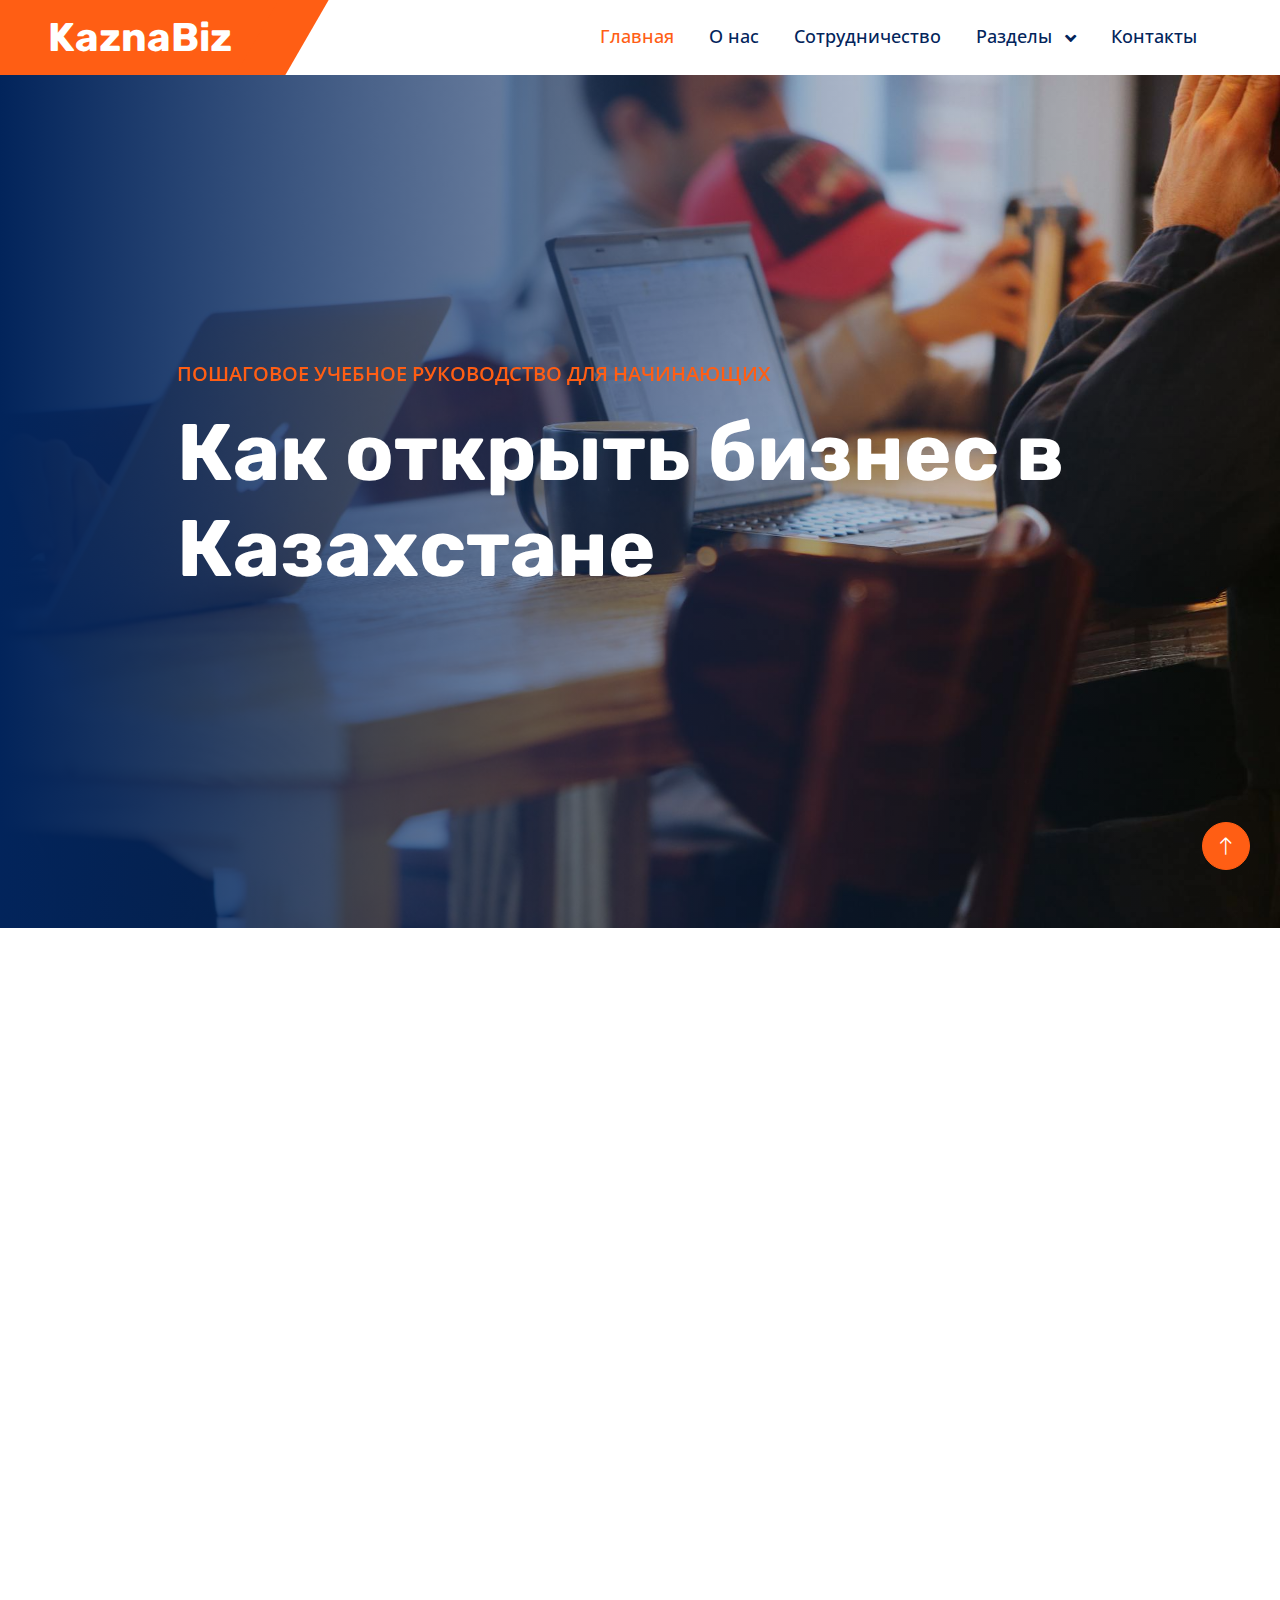
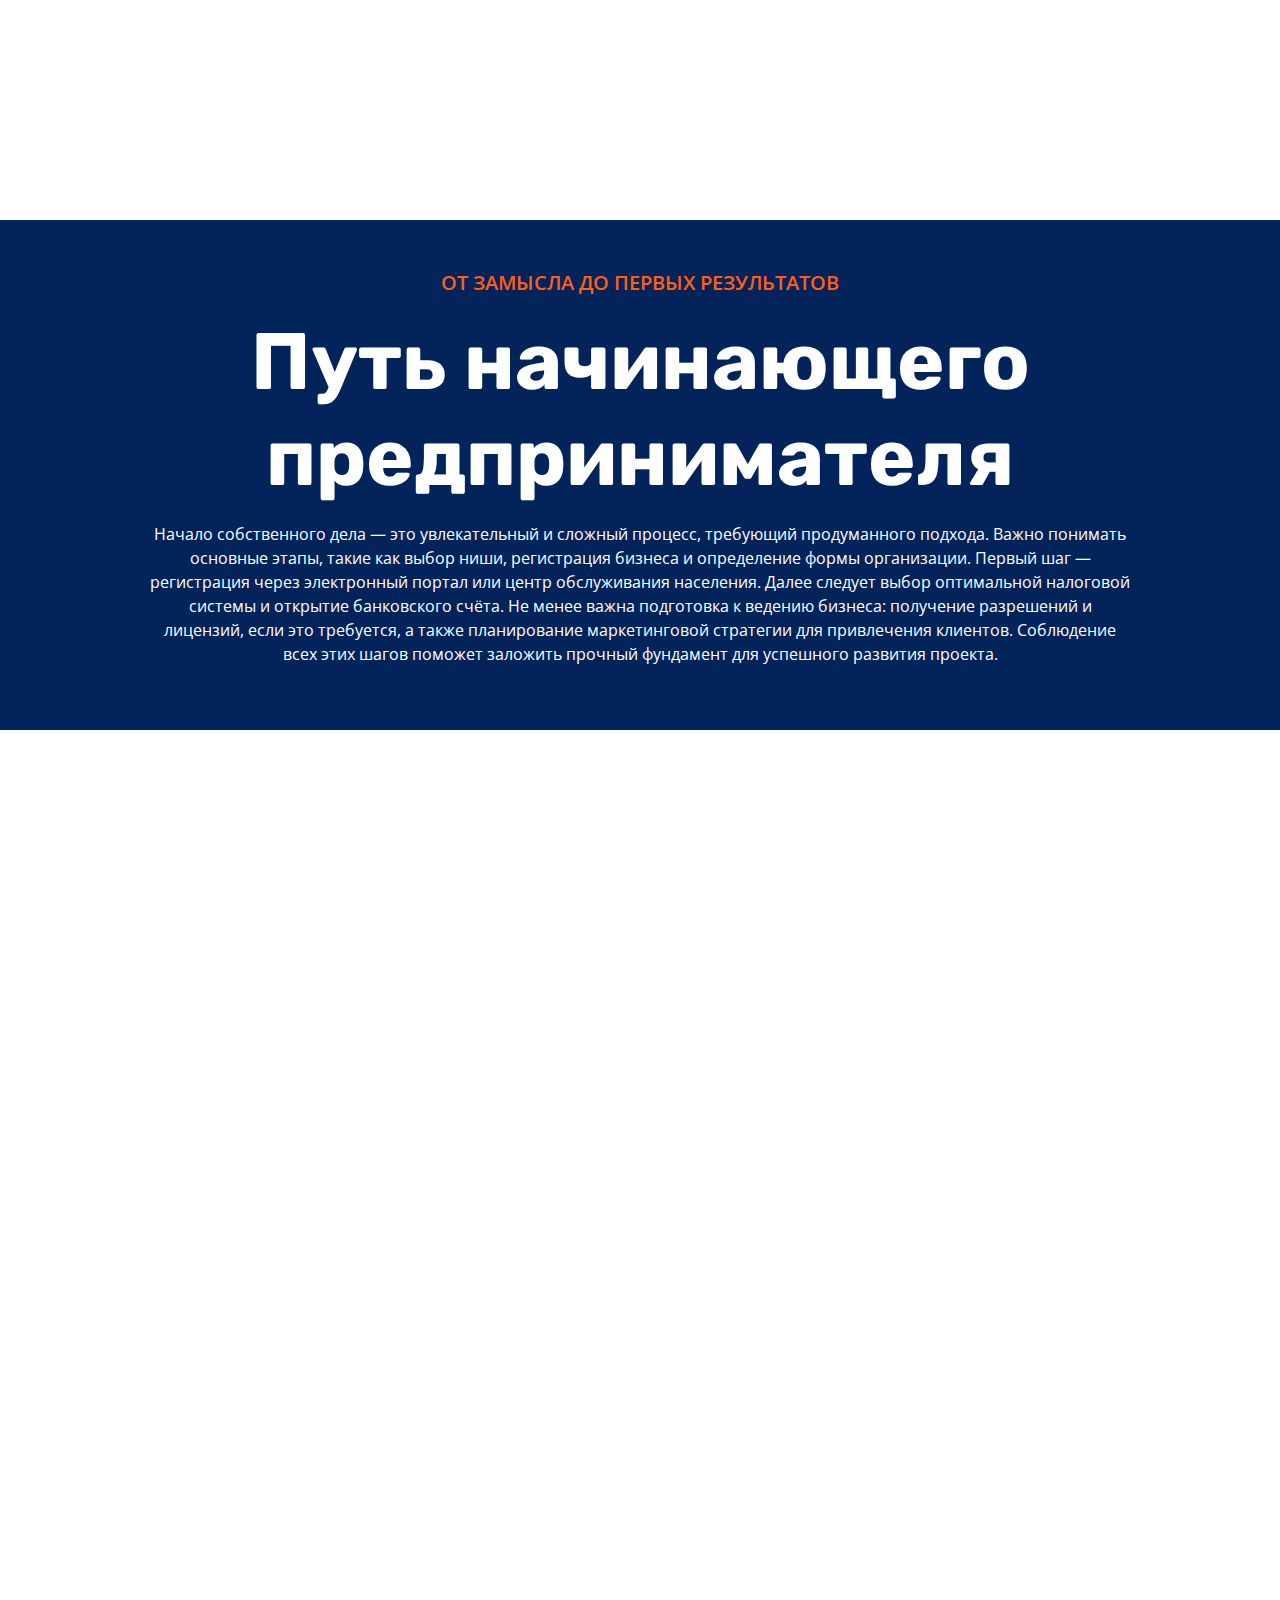
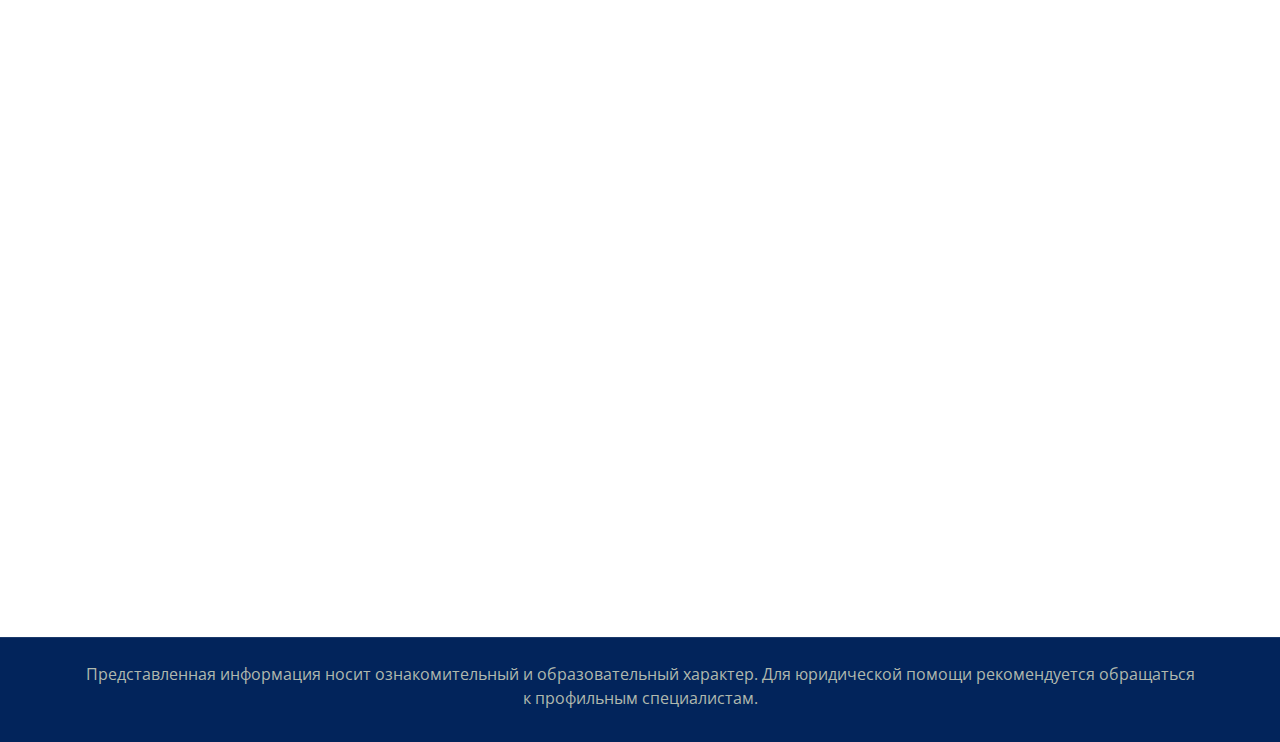
<file: index.html>
<!DOCTYPE html>
<html lang="en">
    <head>
        <meta charset="utf-8" />
        <title>KaznaBiz</title>
        <meta content="width=device-width, initial-scale=1.0" name="viewport" />
        <meta
            content="как открыть бизнес в Казахстане, регистрация ИП в Казахстане, пошаговое руководство по бизнесу в Казахстане, начать своё дело, открыть ТОО, предпринимательство Казахстан"
            name="keywords"
        />
        <meta
            content="Уникальное пошаговое руководство по открытию бизнеса в Казахстане для начинающих предпринимателей. Узнайте, как зарегистрировать ИП или ТОО, выбрать налоговую систему, получить разрешения и развивать своё дело."
            name="description"
        />

        <!-- Favicon -->
        <link href="img/favicon.ico" rel="icon" />

        <!-- Google Web Fonts -->
        <link rel="preconnect" href="https://fonts.googleapis.com" />
        <link rel="preconnect" href="https://fonts.gstatic.com" crossorigin />
        <link
            href="https://fonts.googleapis.com/css2?family=Open+Sans:wght@400;500;600&family=Rubik:wght@500;600;700&display=swap"
            rel="stylesheet"
        />

        <!-- Icon Font Stylesheet -->
        <link
            href="https://cdnjs.cloudflare.com/ajax/libs/font-awesome/5.10.0/css/all.min.css"
            rel="stylesheet"
        />
        <link
            href="https://cdn.jsdelivr.net/npm/bootstrap-icons@1.4.1/font/bootstrap-icons.css"
            rel="stylesheet"
        />

        <!-- Libraries Stylesheet -->
        <link href="lib/animate/animate.min.css" rel="stylesheet" />
        <link
            href="lib/owlcarousel/assets/owl.carousel.min.css"
            rel="stylesheet"
        />

        <!-- Customized Bootstrap Stylesheet -->
        <link href="css/bootstrap.min.css" rel="stylesheet" />

        <!-- Template Stylesheet -->
        <link href="css/style.css" rel="stylesheet" />
    </head>

    <body>
        <!-- Spinner Start -->
        <div
            id="spinner"
            class="show bg-white position-fixed translate-middle w-100 vh-100 top-50 start-50 d-flex align-items-center justify-content-center"
        >
            <div
                class="spinner-border text-primary"
                role="status"
                style="width: 3rem; height: 3rem"
            ></div>
        </div>
        <!-- Spinner End -->

        <!-- Navbar Start -->
        <nav
            class="navbar navbar-expand-lg bg-white navbar-light sticky-top py-0 pe-5"
        >
            <a href="index.html" class="navbar-brand ps-5 me-0">
                <h1 class="text-white m-0">KaznaBiz</h1>
            </a>
            <button
                type="button"
                class="navbar-toggler me-0"
                data-bs-toggle="collapse"
                data-bs-target="#navbarCollapse"
            >
                <span class="navbar-toggler-icon"></span>
            </button>
            <div class="collapse navbar-collapse" id="navbarCollapse">
                <div class="navbar-nav ms-auto p-4 p-lg-0">
                    <a href="index.html" class="nav-item nav-link active"
                        >Главная</a
                    >
                    <a href="about.html" class="nav-item nav-link">О нас</a>
                    <a href="work-with-me.html" class="nav-item nav-link"
                        >Сотрудничество</a
                    >
                    <div class="nav-item dropdown">
                        <a
                            href="#"
                            class="nav-link dropdown-toggle"
                            data-bs-toggle="dropdown"
                        >
                            Разделы
                        </a>
                        <div class="dropdown-menu bg-light m-0">
                            <a href="blog.html" class="dropdown-item">Блог</a>
                            <a href="service.html" class="dropdown-item"
                                >Услуги</a
                            >
                        </div>
                    </div>
                    <a href="contact.html" class="nav-item nav-link"
                        >Контакты</a
                    >
                </div>
            </div>
        </nav>
        <!-- Navbar End -->

        <!-- Carousel Start -->
        <div class="container-fluid px-0 mb-5">
            <div
                id="header-carousel"
                class="carousel slide"
                data-bs-ride="carousel"
            >
                <div class="carousel-inner">
                    <div class="carousel-item active">
                        <img
                            class="w-100"
                            src="img/carousel-1.jpg"
                            alt="Image"
                        />
                        <div class="carousel-caption">
                            <div class="container">
                                <div class="row justify-content-center">
                                    <div class="col-lg-10 text-start">
                                        <p
                                            class="fs-5 fw-medium text-primary text-uppercase animated slideInRight"
                                        >
                                            Пошаговое учебное руководство для
                                            начинающих
                                        </p>
                                        <h1
                                            class="display-1 text-white mb-5 animated slideInRight"
                                        >
                                            Как открыть бизнес в Казахстане
                                        </h1>
                                    </div>
                                </div>
                            </div>
                        </div>
                    </div>
                </div>
            </div>
        </div>
        <!-- Carousel End -->

        <!-- Features Start -->
        <div class="container-xxl py-5">
            <div class="container">
                <div class="row g-5 align-items-center">
                    <div class="col-lg-6 wow fadeInUp" data-wow-delay="0.1s">
                        <div class="position-relative me-lg-4">
                            <img
                                class="img-fluid w-100"
                                src="img/feature.jpg"
                                alt=""
                            />
                        </div>
                    </div>
                    <div class="col-lg-6 wow fadeInUp" data-wow-delay="0.5s">
                        <p class="fw-medium text-uppercase text-primary mb-2">
                            Основы и этапы создания бизнеса
                        </p>
                        <h1 class="display-5 mb-4">
                            Учебное руководство для предпринимателей
                        </h1>
                        <p class="mb-4">
                            В этом руководстве последовательно объяснены все
                            ключевые шаги: выбор организационно-правовой формы,
                            регистрация, получение необходимых лицензий, выбор
                            налогового режима и подготовка к ведению бизнеса.
                            Материал поможет систематизировать знания и снизить
                            риски ошибок при открытии.
                        </p>
                        <div class="row gy-4">
                            <div class="col-12">
                                <div class="d-flex">
                                    <div
                                        class="flex-shrink-0 btn-lg-square rounded-circle bg-primary"
                                    >
                                        <i class="fa fa-check text-white"></i>
                                    </div>
                                    <div class="ms-4">
                                        <h4>Последовательность действий</h4>
                                        <span>
                                            Пошагово объяснены все этапы — от
                                            идеи до официального запуска.
                                        </span>
                                    </div>
                                </div>
                            </div>
                            <div class="col-12">
                                <div class="d-flex">
                                    <div
                                        class="flex-shrink-0 btn-lg-square rounded-circle bg-primary"
                                    >
                                        <i class="fa fa-check text-white"></i>
                                    </div>
                                    <div class="ms-4">
                                        <h4>Практические рекомендации</h4>
                                        <span>
                                            Рекомендации по выбору юридической
                                            формы, налоговому учёту,
                                            лицензированию и другим важным
                                            аспектам.
                                        </span>
                                    </div>
                                </div>
                            </div>
                            <div class="col-12">
                                <div class="d-flex">
                                    <div
                                        class="flex-shrink-0 btn-lg-square rounded-circle bg-primary"
                                    >
                                        <i class="fa fa-check text-white"></i>
                                    </div>
                                    <div class="ms-4">
                                        <h4>Доступ к официальным источникам</h4>
                                        <span>
                                            Ссылки на государственные порталы и
                                            ресурсы для регистрации и получения
                                            консультаций.
                                        </span>
                                    </div>
                                </div>
                            </div>
                        </div>
                    </div>
                </div>
            </div>
        </div>
        <!-- Features End -->

        <!-- Video Modal Start -->
        <div
            class="modal modal-video fade"
            id="videoModal"
            tabindex="-1"
            aria-labelledby="exampleModalLabel"
            aria-hidden="true"
        >
            <div class="modal-dialog">
                <div class="modal-content rounded-0">
                    <div class="modal-header">
                        <h3 class="modal-title" id="exampleModalLabel">
                            Видеоурок: как открыть бизнес в Казахстане
                        </h3>
                        <button
                            type="button"
                            class="btn-close"
                            data-bs-dismiss="modal"
                            aria-label="Закрыть"
                        ></button>
                    </div>
                    <div class="modal-body">
                        <!-- 16:9 aspect ratio -->
                        <div class="ratio ratio-16x9">
                            <iframe
                                class="embed-responsive-item"
                                src=""
                                id="video"
                                allowfullscreen
                                allowscriptaccess="always"
                                allow="autoplay"
                            ></iframe>
                        </div>
                    </div>
                </div>
            </div>
        </div>
        <!-- Video Modal End -->

        <!-- Facts Start -->
        <div class="container-fluid facts my-5 p-5">
            <div class="row justify-content-center">
                <div class="col-lg-10 text-center">
                    <p
                        class="fs-5 fw-medium text-primary text-uppercase animated slideInLeft"
                    >
                        От замысла до первых результатов
                    </p>
                    <h1 class="display-1 text-white mb-3 animated slideInRight">
                        Путь начинающего предпринимателя
                    </h1>
                    <p class="text-white animated slideInLeft">
                        Начало собственного дела — это увлекательный и сложный
                        процесс, требующий продуманного подхода. Важно понимать
                        основные этапы, такие как выбор ниши, регистрация
                        бизнеса и определение формы организации. Первый шаг —
                        регистрация через электронный портал или центр
                        обслуживания населения. Далее следует выбор оптимальной
                        налоговой системы и открытие банковского счёта. Не менее
                        важна подготовка к ведению бизнеса: получение разрешений
                        и лицензий, если это требуется, а также планирование
                        маркетинговой стратегии для привлечения клиентов.
                        Соблюдение всех этих шагов поможет заложить прочный
                        фундамент для успешного развития проекта.
                    </p>
                </div>
            </div>
        </div>
        <!-- Facts End -->

        <!-- Service Start -->
        <div class="container-xxl py-5">
            <div class="container">
                <div
                    class="text-center mx-auto pb-4 wow fadeInUp"
                    data-wow-delay="0.1s"
                >
                    <p class="fw-medium text-uppercase text-primary mb-2">
                        Важные этапы запуска бизнеса
                    </p>
                    <h1 class="display-5 mb-4">
                        Основные аспекты для начинающего предпринимателя
                    </h1>
                    <p>
                        Для успешного старта предприниматель должен чётко
                        понимать ключевые шаги: выбор организационно-правовой
                        формы, правильное оформление документов и грамотное
                        ведение учёта. Здесь мы рассмотрим, что важно учесть на
                        каждом этапе и как подготовиться к возможным трудностям.
                    </p>
                </div>
                <div class="row gy-5 gx-4">
                    <div
                        class="col-md-6 col-lg-4 wow fadeInUp"
                        data-wow-delay="0.1s"
                    >
                        <div class="service-item" style="height: 510px">
                            <img
                                style="height: 510px"
                                class="img-fluid"
                                src="img/service-1.jpg"
                                alt=""
                            />
                            <div class="service-img">
                                <img
                                    class="img-fluid"
                                    src="img/service-1.jpg"
                                    alt=""
                                />
                            </div>
                            <div class="service-detail">
                                <div class="service-title">
                                    <hr class="w-25" />
                                    <h3 class="mb-0">
                                        Регистрация и выбор формы
                                    </h3>
                                    <hr class="w-25" />
                                </div>
                                <div class="service-text">
                                    <p class="text-white mb-0">
                                        Основной выбор — индивидуальный
                                        предприниматель или общество с
                                        ограниченной ответственностью.
                                        Регистрация доступна онлайн через
                                        электронные сервисы, что сокращает время
                                        оформления. Выбор формы зависит от
                                        планируемого масштаба и структуры
                                        бизнеса.
                                    </p>
                                </div>
                            </div>
                        </div>
                    </div>
                    <div
                        class="col-md-6 col-lg-4 wow fadeInUp"
                        data-wow-delay="0.3s"
                    >
                        <div class="service-item" style="height: 510px">
                            <img
                                style="height: 510px"
                                class="img-fluid"
                                src="img/service-2.jpg"
                                alt=""
                            />
                            <div class="service-img">
                                <img
                                    class="img-fluid"
                                    src="img/service-2.jpg"
                                    alt=""
                                />
                            </div>
                            <div class="service-detail">
                                <div class="service-title">
                                    <hr class="w-25" />
                                    <h3 class="mb-0">
                                        Налоги и финансовая отчётность
                                    </h3>
                                    <hr class="w-25" />
                                </div>
                                <div class="service-text">
                                    <p class="text-white mb-0">
                                        Выбор налогового режима — ключевой
                                        момент для оптимизации расходов.
                                        Обязательное открытие расчётного счёта и
                                        регулярная сдача отчётности помогут
                                        избежать штрафов. Консультации с
                                        бухгалтером или использование
                                        специализированных онлайн-сервисов
                                        облегчают этот процесс.
                                    </p>
                                </div>
                            </div>
                        </div>
                    </div>
                    <div
                        class="col-md-6 col-lg-4 wow fadeInUp"
                        data-wow-delay="0.5s"
                    >
                        <div class="service-item" style="height: 510px">
                            <img
                                style="height: 510px"
                                class="img-fluid"
                                src="img/service-3.jpg"
                                alt=""
                            />
                            <div class="service-img">
                                <img
                                    class="img-fluid"
                                    src="img/service-3.jpg"
                                    alt=""
                                />
                            </div>
                            <div class="service-detail">
                                <div class="service-title">
                                    <hr class="w-25" />
                                    <h3 class="mb-0">
                                        Маркетинг и удержание клиентов
                                    </h3>
                                    <hr class="w-25" />
                                </div>
                                <div class="service-text">
                                    <p class="text-white mb-0">
                                        Разработка стратегии продвижения —
                                        важный этап. Создание сайта, активность
                                        в социальных сетях и участие в
                                        профессиональных сообществах помогут
                                        завоевать доверие клиентов. Постоянное
                                        улучшение качества услуг и
                                        взаимодействие с аудиторией обеспечат
                                        устойчивое развитие.
                                    </p>
                                </div>
                            </div>
                        </div>
                    </div>
                </div>
            </div>
        </div>
        <!-- Service End -->

        <!-- Footer Start -->
        <div
            class="container-fluid bg-dark footer mt-5 py-5 wow fadeIn"
            data-wow-delay="0.1s"
        >
            <div class="container py-5">
                <div class="row g-5">
                    <div class="col-lg-4 col-md-6">
                        <h5 class="text-white mb-4">О проекте</h5>
                        <p class="mb-2">
                            Добро пожаловать на KaznaBiz — информационный
                            ресурс, посвящённый пошаговому запуску бизнеса в
                            Казахстане. Здесь собраны практические рекомендации
                            и актуальная информация для начинающих
                            предпринимателей.
                        </p>
                        <p style="color: #ff5e14">kazna_biz@gmail.com</p>
                    </div>
                    <div class="col-lg-4 col-md-6">
                        <h5 class="text-white mb-4">Полезные разделы</h5>
                        <a class="btn btn-link" href="">О проекте</a>
                        <a class="btn btn-link" href="">Контактные данные</a>
                        <a class="btn btn-link" href="terms-of-use.html"
                            >Правила пользования</a
                        >
                        <a class="btn btn-link" href="privacy-policy.html"
                            >Политика конфиденциальности</a
                        >
                        <a class="btn btn-link" href="cookie-policy.html"
                            >Информация о Cookie</a
                        >
                        <a class="btn btn-link" href="bussines-model.html"
                            >Модель бизнеса</a
                        >
                    </div>
                    <div class="col-lg-4 col-md-6">
                        <h5 class="text-white mb-4">Подписка на новости</h5>
                        <p>
                            Получайте свежие рекомендации и обновления по
                            вопросам запуска и ведения бизнеса.
                        </p>
                        <div class="position-relative w-100">
                            <form action="thanks.html" method="get">
                                <input
                                    class="form-control bg-transparent w-100 py-3 ps-4 pe-5"
                                    type="text"
                                    placeholder="Ваш e-mail"
                                    id="email"
                                    required
                                />
                                <button
                                    type="submit"
                                    class="btn btn-primary py-2 position-absolute top-0 end-0 mt-2 me-2"
                                    id="submit"
                                >
                                    Подписаться
                                </button>
                            </form>
                        </div>
                    </div>
                </div>
            </div>
        </div>
        <!-- Footer End -->

        <!-- Copyright Start -->
        <div class="container-fluid copyright bg-dark py-4">
            <div class="container text-center">
                <p class="mb-2">
                    Представленная информация носит ознакомительный и
                    образовательный характер. Для юридической помощи
                    рекомендуется обращаться к профильным специалистам.
                </p>
            </div>
        </div>
        <!-- Copyright End -->

        <!-- Back to Top -->
        <a
            href="#"
            class="btn btn-lg btn-primary btn-lg-square rounded-circle back-to-top"
            ><i class="bi bi-arrow-up"></i
        ></a>

        <!-- Cookie banner -->
        <div class="cookie-wrapper">
            <div class="sub-wrapper">
                <div>
                    <i class="bx bx-cookie"></i>
                    <h2 style="text-align: center">
                        Согласие на использование Cookie
                    </h2>
                </div>

                <div class="data">
                    <p id="cookie-text">
                        Этот сайт применяет Cookie для улучшения качества вашего
                        взаимодействия.
                        <a href="cookie-policy.html">Подробнее...</a>
                    </p>
                </div>

                <div class="buttons">
                    <button class="cookie-button" id="acceptBtn">
                        Принять
                    </button>
                    <button class="cookie-button" id="declineBtn">
                        Отклонить
                    </button>
                </div>
            </div>
        </div>
        <!-- End Cookie banner -->

        <!-- JavaScript Libraries -->
        <script src="https://code.jquery.com/jquery-3.4.1.min.js"></script>
        <script src="https://cdn.jsdelivr.net/npm/bootstrap@5.0.0/dist/js/bootstrap.bundle.min.js"></script>
        <script src="lib/wow/wow.min.js"></script>
        <script src="lib/easing/easing.min.js"></script>
        <script src="lib/waypoints/waypoints.min.js"></script>
        <script src="lib/owlcarousel/owl.carousel.min.js"></script>
        <script src="lib/counterup/counterup.min.js"></script>

        <!-- Template Javascript -->
        <script src="js/main.js"></script>
        <script src="js/cookiebanner.js"></script>
    </body>
</html>
</file>
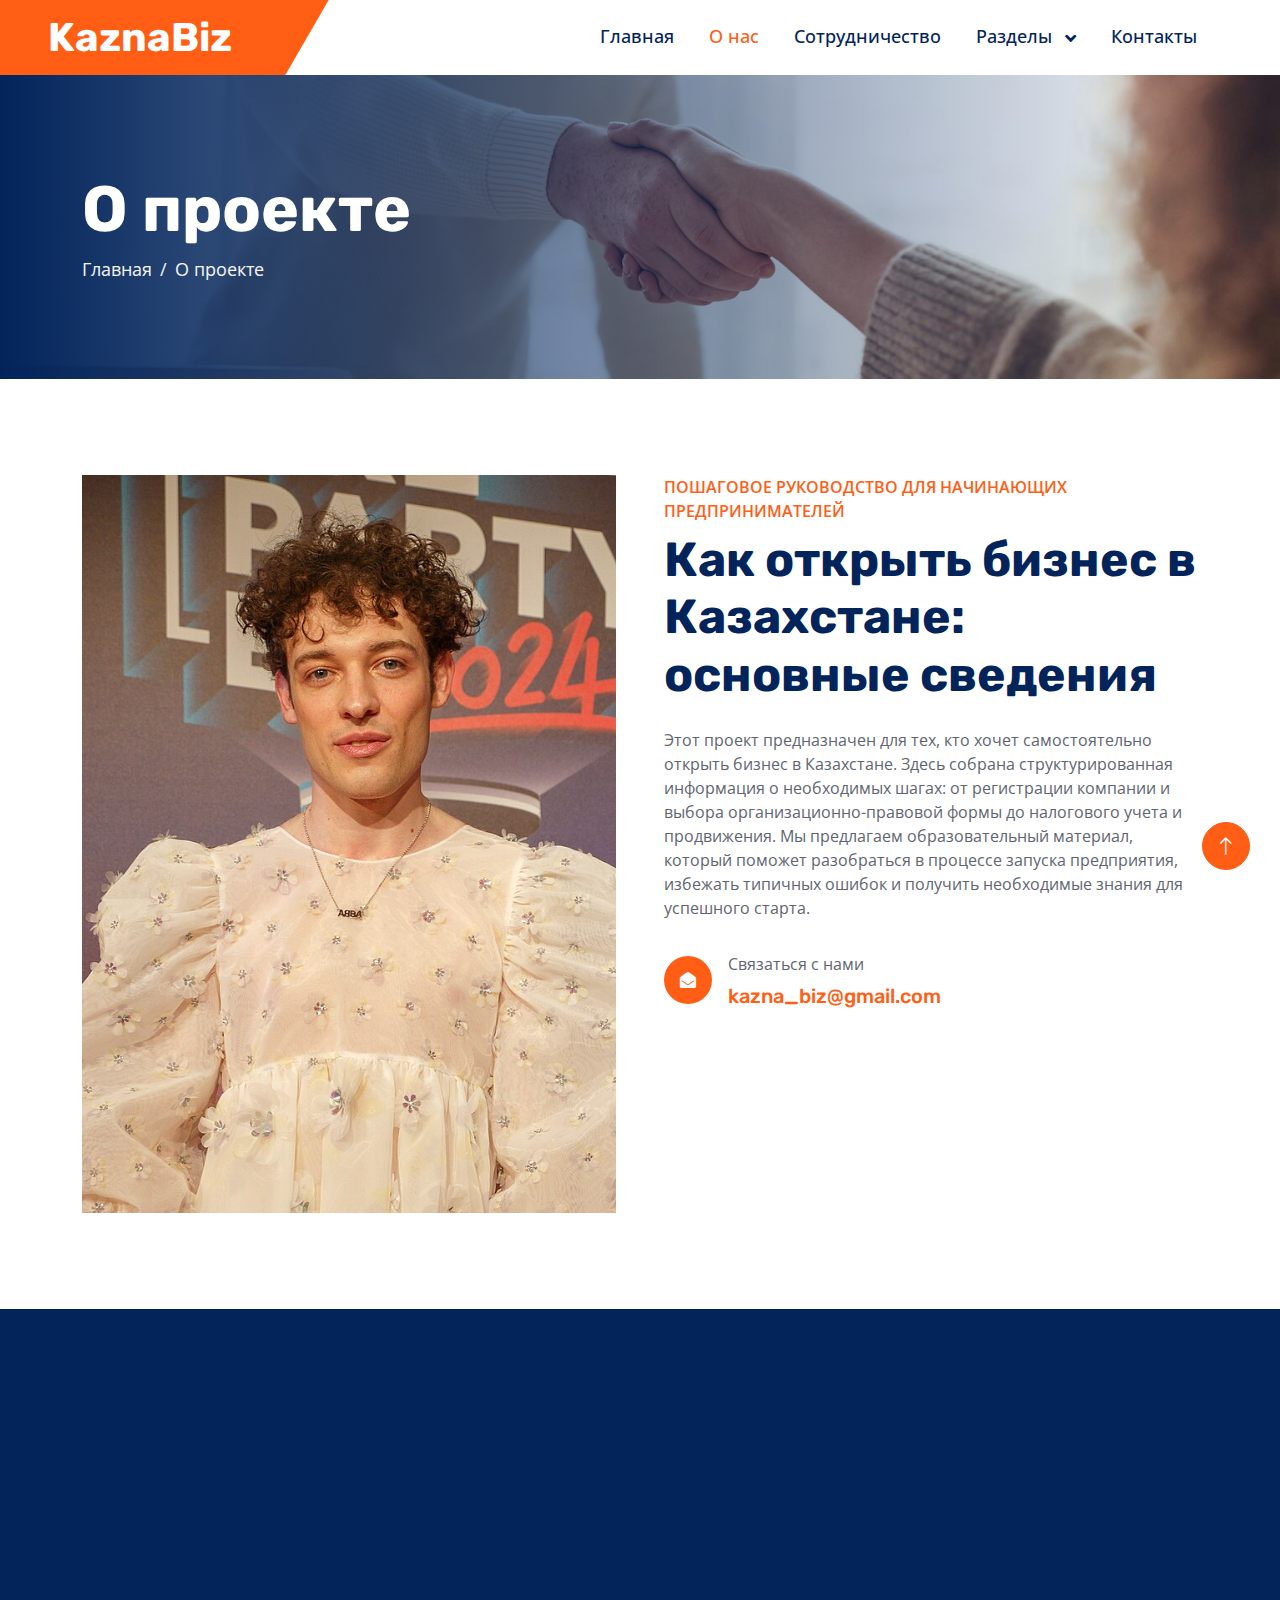
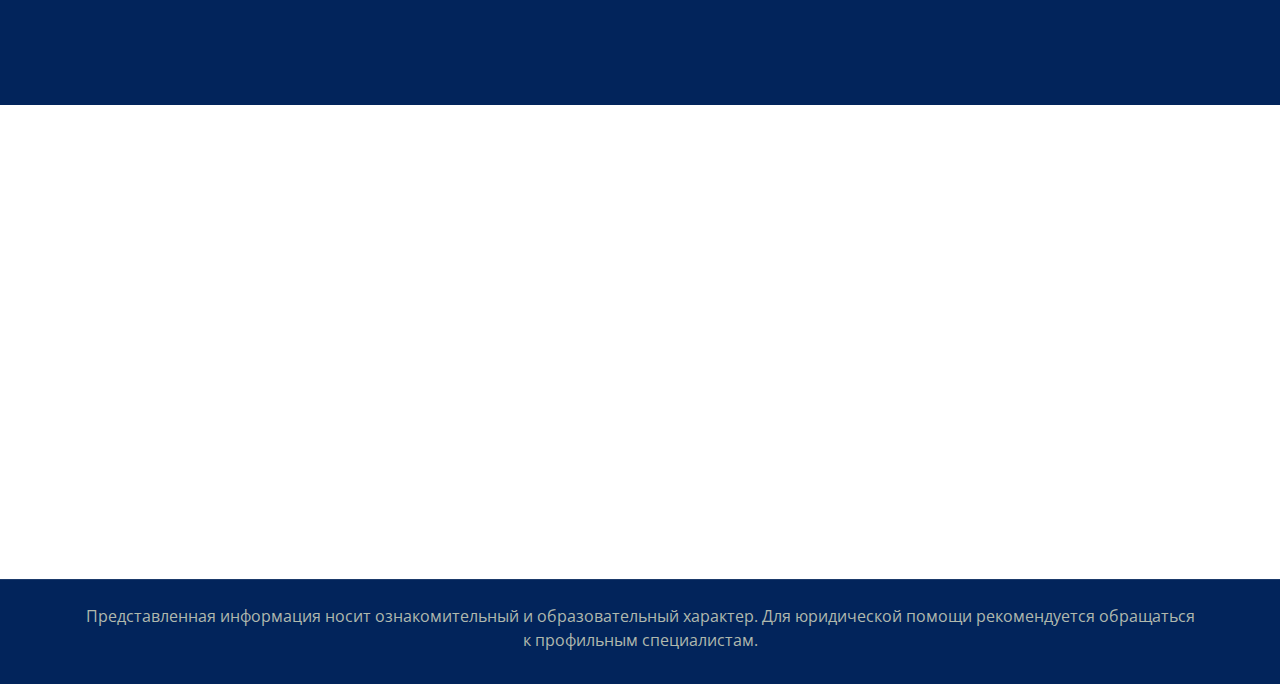
<file: about.html>
<!DOCTYPE html>
<html lang="en">
    <head>
        <meta charset="utf-8" />
        <title>KaznaBiz</title>
        <meta content="width=device-width, initial-scale=1.0" name="viewport" />
        <meta
            content="как открыть бизнес в Казахстане, регистрация ИП в Казахстане, пошаговое руководство по бизнесу в Казахстане, начать своё дело, открыть ТОО, предпринимательство Казахстан"
            name="keywords"
        />
        <meta
            content="Уникальное пошаговое руководство по открытию бизнеса в Казахстане для начинающих предпринимателей. Узнайте, как зарегистрировать ИП или ТОО, выбрать налоговую систему, получить разрешения и развивать своё дело."
            name="description"
        />

        <!-- Favicon -->
        <link href="img/favicon.ico" rel="icon" />

        <!-- Google Web Fonts -->
        <link rel="preconnect" href="https://fonts.googleapis.com" />
        <link rel="preconnect" href="https://fonts.gstatic.com" crossorigin />
        <link
            href="https://fonts.googleapis.com/css2?family=Open+Sans:wght@400;500;600&family=Rubik:wght@500;600;700&display=swap"
            rel="stylesheet"
        />

        <!-- Icon Font Stylesheet -->
        <link
            href="https://cdnjs.cloudflare.com/ajax/libs/font-awesome/5.10.0/css/all.min.css"
            rel="stylesheet"
        />
        <link
            href="https://cdn.jsdelivr.net/npm/bootstrap-icons@1.4.1/font/bootstrap-icons.css"
            rel="stylesheet"
        />

        <!-- Libraries Stylesheet -->
        <link href="lib/animate/animate.min.css" rel="stylesheet" />
        <link
            href="lib/owlcarousel/assets/owl.carousel.min.css"
            rel="stylesheet"
        />

        <!-- Customized Bootstrap Stylesheet -->
        <link href="css/bootstrap.min.css" rel="stylesheet" />

        <!-- Template Stylesheet -->
        <link href="css/style.css" rel="stylesheet" />
    </head>

    <body>
        <!-- Spinner Start -->
        <div
            id="spinner"
            class="show bg-white position-fixed translate-middle w-100 vh-100 top-50 start-50 d-flex align-items-center justify-content-center"
        >
            <div
                class="spinner-border text-primary"
                role="status"
                style="width: 3rem; height: 3rem"
            ></div>
        </div>
        <!-- Spinner End -->

        <!-- Navbar Start -->
        <nav
            class="navbar navbar-expand-lg bg-white navbar-light sticky-top py-0 pe-5"
        >
            <a href="index.html" class="navbar-brand ps-5 me-0">
                <h1 class="text-white m-0">KaznaBiz</h1>
            </a>
            <button
                type="button"
                class="navbar-toggler me-0"
                data-bs-toggle="collapse"
                data-bs-target="#navbarCollapse"
            >
                <span class="navbar-toggler-icon"></span>
            </button>
            <div class="collapse navbar-collapse" id="navbarCollapse">
                <div class="navbar-nav ms-auto p-4 p-lg-0">
                    <a href="index.html" class="nav-item nav-link">Главная</a>
                    <a href="about.html" class="nav-item nav-link active"
                        >О нас</a
                    >
                    <a href="work-with-me.html" class="nav-item nav-link"
                        >Сотрудничество</a
                    >
                    <div class="nav-item dropdown">
                        <a
                            href="#"
                            class="nav-link dropdown-toggle"
                            data-bs-toggle="dropdown"
                        >
                            Разделы
                        </a>
                        <div class="dropdown-menu bg-light m-0">
                            <a href="blog.html" class="dropdown-item">Блог</a>
                            <a href="service.html" class="dropdown-item"
                                >Услуги</a
                            >
                        </div>
                    </div>
                    <a href="contact.html" class="nav-item nav-link"
                        >Контакты</a
                    >
                </div>
            </div>
        </nav>
        <!-- Navbar End -->

        <!-- Page Header Start -->
        <div
            class="container-fluid page-header py-5 mb-5 wow fadeIn"
            data-wow-delay="0.1s"
        >
            <div class="container py-5">
                <h1 class="display-3 text-white animated slideInRight">
                    О проекте
                </h1>
                <nav aria-label="breadcrumb">
                    <ol class="breadcrumb animated slideInRight mb-0">
                        <li class="breadcrumb-item">
                            <a href="#">Главная</a>
                        </li>
                        <li class="breadcrumb-item active" aria-current="page">
                            О проекте
                        </li>
                    </ol>
                </nav>
            </div>
        </div>
        <!-- Page Header End -->

        <!-- About Start -->
        <div class="container-xxl py-5">
            <div class="container">
                <div class="row g-5">
                    <div class="col-lg-6">
                        <div class="row gx-3 h-100">
                            <div
                                class="col-12 align-self-start wow fadeInUp"
                                data-wow-delay="0.1s"
                            >
                                <img
                                    style="width: 100%"
                                    class="img-fluid"
                                    src="img/about-1.jpg"
                                    alt="Открытие бизнеса"
                                />
                            </div>
                        </div>
                    </div>
                    <div class="col-lg-6 wow fadeIn" data-wow-delay="0.5s">
                        <p class="fw-medium text-uppercase text-primary mb-2">
                            Пошаговое руководство для начинающих
                            предпринимателей
                        </p>
                        <h1 class="display-5 mb-4">
                            Как открыть бизнес в Казахстане: основные сведения
                        </h1>
                        <p class="mb-4">
                            Этот проект предназначен для тех, кто хочет
                            самостоятельно открыть бизнес в Казахстане. Здесь
                            собрана структурированная информация о необходимых
                            шагах: от регистрации компании и выбора
                            организационно-правовой формы до налогового учета и
                            продвижения. Мы предлагаем образовательный материал,
                            который поможет разобраться в процессе запуска
                            предприятия, избежать типичных ошибок и получить
                            необходимые знания для успешного старта.
                        </p>

                        <div class="row pt-2">
                            <div class="col-sm-12">
                                <div class="d-flex align-items-center">
                                    <div
                                        class="flex-shrink-0 btn-lg-square rounded-circle bg-primary"
                                    >
                                        <i
                                            class="fa fa-envelope-open text-white"
                                        ></i>
                                    </div>
                                    <div class="ms-3">
                                        <p class="mb-2">Связаться с нами</p>
                                        <h5 class="mb-0">
                                            <a href="mailto:kazna_biz@gmail.com"
                                                >kazna_biz@gmail.com</a
                                            >
                                        </h5>
                                    </div>
                                </div>
                            </div>
                        </div>
                    </div>
                </div>
            </div>
        </div>
        <!-- About End -->

        <!-- Facts Start -->
        <div class="container-fluid facts my-5 p-5">
            <div class="row g-5">
                <div class="col-md-6 col-xl-3 wow fadeIn" data-wow-delay="0.1s">
                    <div style="height: 300px" class="text-center border p-5">
                        <i class="fa fa-briefcase fa-3x text-white mb-3"></i>
                        <h1
                            class="display-2 text-primary mb-0"
                            data-toggle="counter-up"
                        >
                            1200
                        </h1>
                        <span class="fs-5 fw-semi-bold text-white"
                            >Зарегистрированных компаний</span
                        >
                    </div>
                </div>
                <div class="col-md-6 col-xl-3 wow fadeIn" data-wow-delay="0.3s">
                    <div style="height: 300px" class="text-center border p-5">
                        <i class="fa fa-file-alt fa-3x text-white mb-3"></i>
                        <h1
                            class="display-2 text-primary mb-0"
                            data-toggle="counter-up"
                        >
                            3500
                        </h1>
                        <span class="fs-5 fw-semi-bold text-white"
                            >Сдано налоговой отчётности</span
                        >
                    </div>
                </div>
                <div class="col-md-6 col-xl-3 wow fadeIn" data-wow-delay="0.5s">
                    <div style="height: 300px" class="text-center border p-5">
                        <i class="fa fa-users fa-3x text-white mb-3"></i>
                        <h1
                            class="display-2 text-primary mb-0"
                            data-toggle="counter-up"
                        >
                            800
                        </h1>
                        <span class="fs-5 fw-semi-bold text-white"
                            >Активных предпринимателей</span
                        >
                    </div>
                </div>
                <div class="col-md-6 col-xl-3 wow fadeIn" data-wow-delay="0.7s">
                    <div style="height: 300px" class="text-center border p-5">
                        <i class="fa fa-chart-line fa-3x text-white mb-3"></i>
                        <h1
                            class="display-2 text-primary mb-0"
                            data-toggle="counter-up"
                        >
                            15
                        </h1>
                        <span class="fs-5 fw-semi-bold text-white"
                            >Среднее количество шагов запуска бизнеса</span
                        >
                    </div>
                </div>
            </div>
        </div>
        <!-- Facts End -->

        <!-- Footer Start -->
        <div
            class="container-fluid bg-dark footer mt-5 py-5 wow fadeIn"
            data-wow-delay="0.1s"
        >
            <div class="container py-5">
                <div class="row g-5">
                    <div class="col-lg-4 col-md-6">
                        <h5 class="text-white mb-4">О проекте</h5>
                        <p class="mb-2">
                            Добро пожаловать на KaznaBiz — информационный
                            ресурс, посвящённый пошаговому запуску бизнеса в
                            Казахстане. Здесь собраны практические рекомендации
                            и актуальная информация для начинающих
                            предпринимателей.
                        </p>
                    </div>
                    <div class="col-lg-4 col-md-6">
                        <h5 class="text-white mb-4">Полезные разделы</h5>
                        <a class="btn btn-link" href="">О проекте</a>
                        <a class="btn btn-link" href="">Контактные данные</a>
                        <a class="btn btn-link" href="terms-of-use.html"
                            >Правила пользования</a
                        >
                        <a class="btn btn-link" href="privacy-policy.html"
                            >Политика конфиденциальности</a
                        >
                        <a class="btn btn-link" href="cookie-policy.html"
                            >Информация о Cookie</a
                        >
                        <a class="btn btn-link" href="bussines-model.html"
                            >Модель бизнеса</a
                        >
                    </div>
                    <div class="col-lg-4 col-md-6">
                        <h5 class="text-white mb-4">Подписка на новости</h5>
                        <p>
                            Получайте свежие рекомендации и обновления по
                            вопросам запуска и ведения бизнеса.
                        </p>
                        <div class="position-relative w-100">
                            <form action="thanks.html" method="get">
                                <input
                                    class="form-control bg-transparent w-100 py-3 ps-4 pe-5"
                                    type="text"
                                    placeholder="Ваш e-mail"
                                    id="email"
                                    required
                                />
                                <button
                                    type="submit"
                                    class="btn btn-primary py-2 position-absolute top-0 end-0 mt-2 me-2"
                                    id="submit"
                                >
                                    Подписаться
                                </button>
                            </form>
                        </div>
                    </div>
                </div>
            </div>
        </div>
        <!-- Footer End -->

        <!-- Copyright Start -->
        <div class="container-fluid copyright bg-dark py-4">
            <div class="container text-center">
                <p class="mb-2">
                    Представленная информация носит ознакомительный и
                    образовательный характер. Для юридической помощи
                    рекомендуется обращаться к профильным специалистам.
                </p>
            </div>
        </div>
        <!-- Copyright End -->

        <!-- Back to Top -->
        <a
            href="#"
            class="btn btn-lg btn-primary btn-lg-square rounded-circle back-to-top"
            ><i class="bi bi-arrow-up"></i
        ></a>

        <!-- Cookie banner -->
        <div class="cookie-wrapper">
            <div class="sub-wrapper">
                <div>
                    <i class="bx bx-cookie"></i>
                    <h2 style="text-align: center">
                        Согласие на использование Cookie
                    </h2>
                </div>

                <div class="data">
                    <p id="cookie-text">
                        Этот сайт применяет Cookie для улучшения качества вашего
                        взаимодействия.
                        <a href="cookie-policy.html">Подробнее...</a>
                    </p>
                </div>

                <div class="buttons">
                    <button class="cookie-button" id="acceptBtn">
                        Принять
                    </button>
                    <button class="cookie-button" id="declineBtn">
                        Отклонить
                    </button>
                </div>
            </div>
        </div>
        <!-- End Cookie banner -->

        <!-- JavaScript Libraries -->
        <script src="https://code.jquery.com/jquery-3.4.1.min.js"></script>
        <script src="https://cdn.jsdelivr.net/npm/bootstrap@5.0.0/dist/js/bootstrap.bundle.min.js"></script>
        <script src="lib/wow/wow.min.js"></script>
        <script src="lib/easing/easing.min.js"></script>
        <script src="lib/waypoints/waypoints.min.js"></script>
        <script src="lib/owlcarousel/owl.carousel.min.js"></script>
        <script src="lib/counterup/counterup.min.js"></script>

        <!-- Template Javascript -->
        <script src="js/main.js"></script>
        <script src="js/cookiebanner.js"></script>
    </body>
</html>
</file>
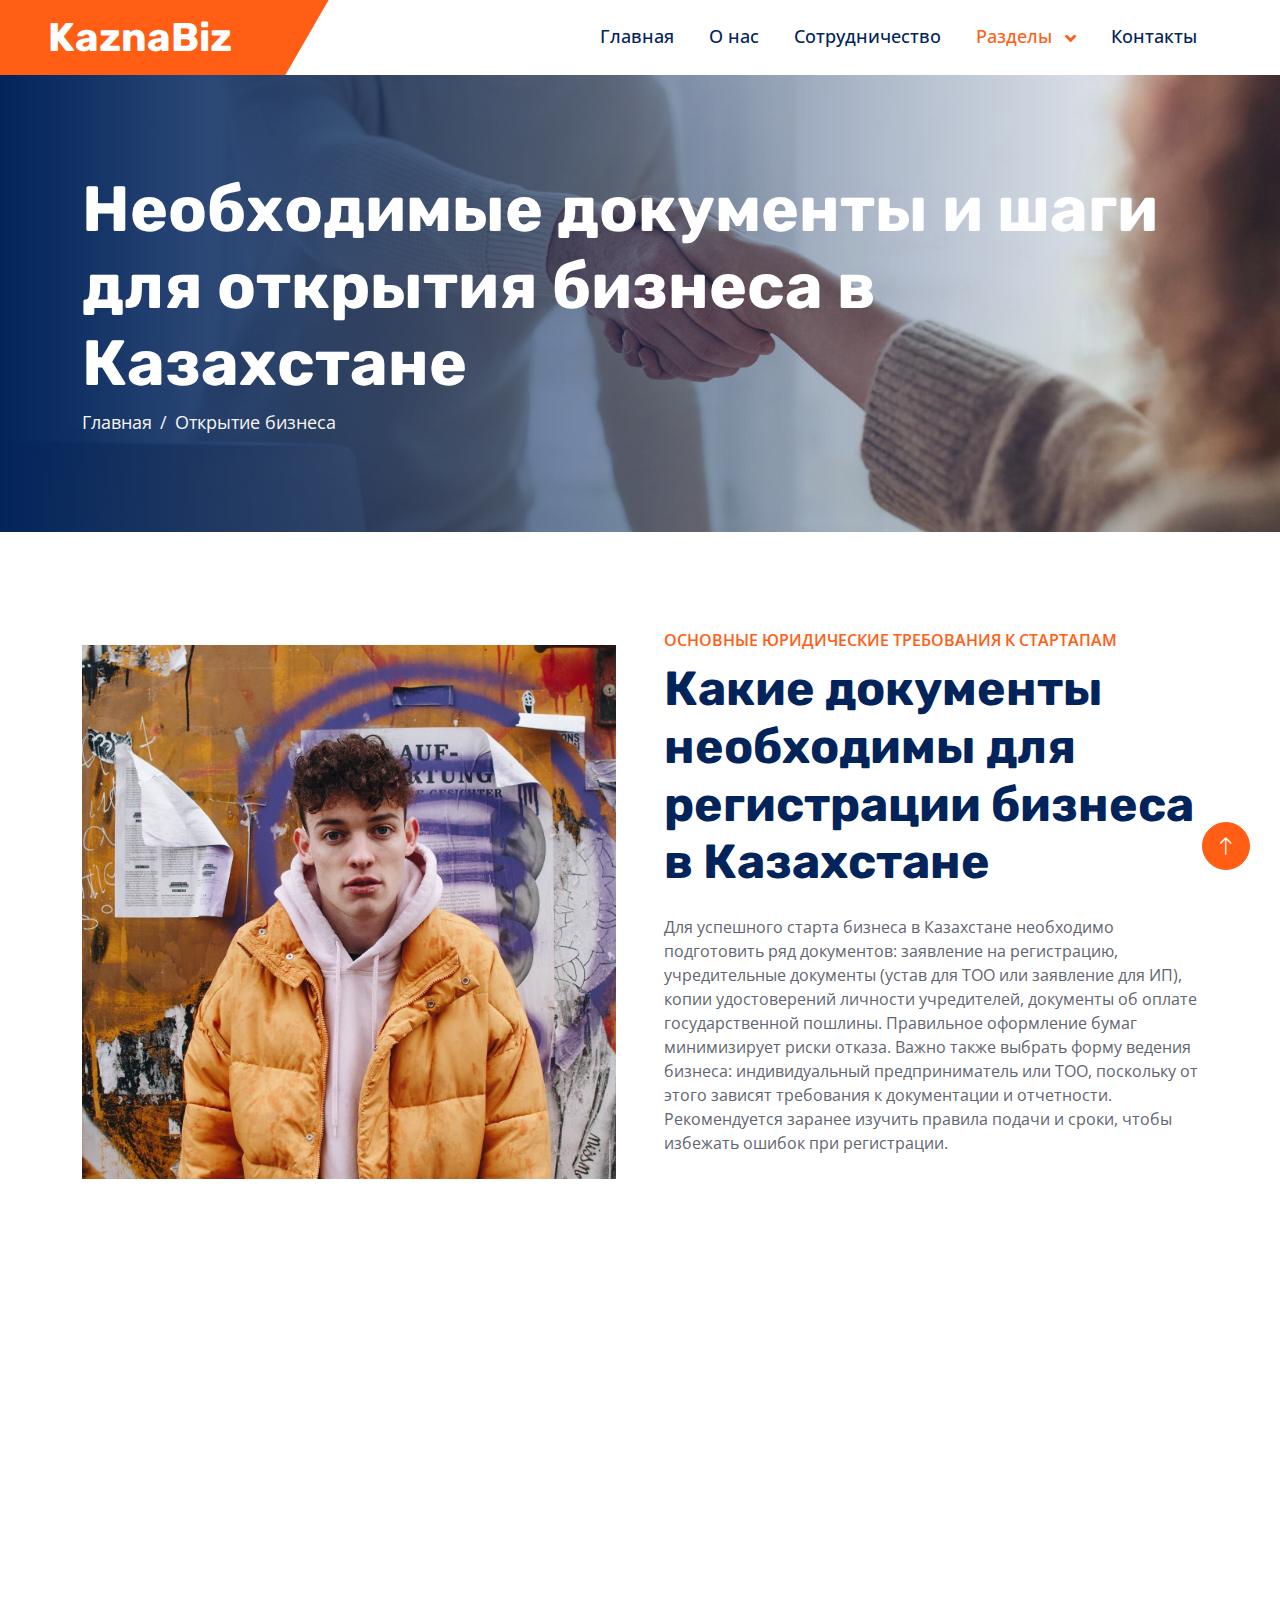
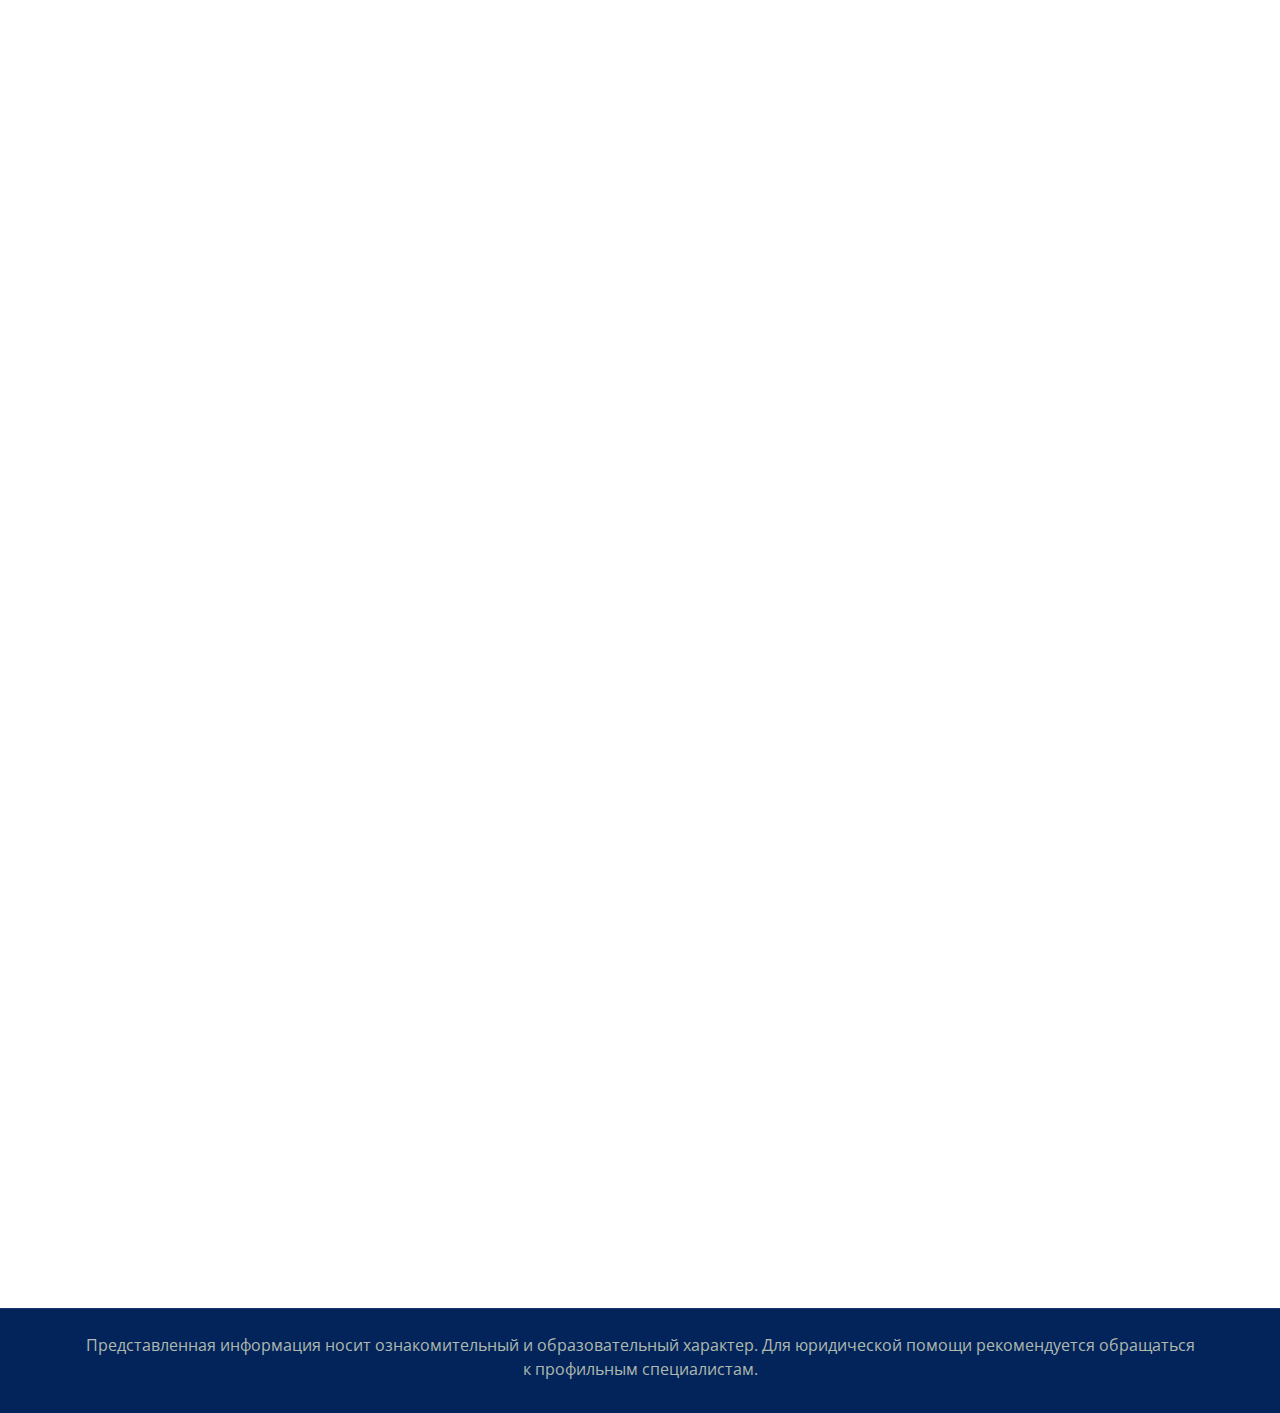
<file: blog.html>
<!DOCTYPE html>
<html lang="en">
    <head>
        <meta charset="utf-8" />
        <title>KaznaBiz</title>
        <meta content="width=device-width, initial-scale=1.0" name="viewport" />
        <meta
            content="как открыть бизнес в Казахстане, регистрация ИП в Казахстане, пошаговое руководство по бизнесу в Казахстане, начать своё дело, открыть ТОО, предпринимательство Казахстан"
            name="keywords"
        />
        <meta
            content="Уникальное пошаговое руководство по открытию бизнеса в Казахстане для начинающих предпринимателей. Узнайте, как зарегистрировать ИП или ТОО, выбрать налоговую систему, получить разрешения и развивать своё дело."
            name="description"
        />

        <!-- Favicon -->
        <link href="img/favicon.ico" rel="icon" />

        <!-- Google Web Fonts -->
        <link rel="preconnect" href="https://fonts.googleapis.com" />
        <link rel="preconnect" href="https://fonts.gstatic.com" crossorigin />
        <link
            href="https://fonts.googleapis.com/css2?family=Open+Sans:wght@400;500;600&family=Rubik:wght@500;600;700&display=swap"
            rel="stylesheet"
        />

        <!-- Icon Font Stylesheet -->
        <link
            href="https://cdnjs.cloudflare.com/ajax/libs/font-awesome/5.10.0/css/all.min.css"
            rel="stylesheet"
        />
        <link
            href="https://cdn.jsdelivr.net/npm/bootstrap-icons@1.4.1/font/bootstrap-icons.css"
            rel="stylesheet"
        />

        <!-- Libraries Stylesheet -->
        <link href="lib/animate/animate.min.css" rel="stylesheet" />
        <link
            href="lib/owlcarousel/assets/owl.carousel.min.css"
            rel="stylesheet"
        />

        <!-- Customized Bootstrap Stylesheet -->
        <link href="css/bootstrap.min.css" rel="stylesheet" />

        <!-- Template Stylesheet -->
        <link href="css/style.css" rel="stylesheet" />
    </head>

    <body>
        <!-- Spinner Start -->
        <div
            id="spinner"
            class="show bg-white position-fixed translate-middle w-100 vh-100 top-50 start-50 d-flex align-items-center justify-content-center"
        >
            <div
                class="spinner-border text-primary"
                role="status"
                style="width: 3rem; height: 3rem"
            ></div>
        </div>
        <!-- Spinner End -->

        <!-- Navbar Start -->
        <nav
            class="navbar navbar-expand-lg bg-white navbar-light sticky-top py-0 pe-5"
        >
            <a href="index.html" class="navbar-brand ps-5 me-0">
                <h1 class="text-white m-0">KaznaBiz</h1>
            </a>
            <button
                type="button"
                class="navbar-toggler me-0"
                data-bs-toggle="collapse"
                data-bs-target="#navbarCollapse"
            >
                <span class="navbar-toggler-icon"></span>
            </button>
            <div class="collapse navbar-collapse" id="navbarCollapse">
                <div class="navbar-nav ms-auto p-4 p-lg-0">
                    <a href="index.html" class="nav-item nav-link">Главная</a>
                    <a href="about.html" class="nav-item nav-link">О нас</a>
                    <a href="work-with-me.html" class="nav-item nav-link"
                        >Сотрудничество</a
                    >
                    <div class="nav-item dropdown">
                        <a
                            href="#"
                            class="nav-link dropdown-toggle active"
                            data-bs-toggle="dropdown"
                        >
                            Разделы
                        </a>
                        <div class="dropdown-menu bg-light m-0 active">
                            <a href="blog.html" class="dropdown-item active"
                                >Блог</a
                            >
                            <a href="service.html" class="dropdown-item"
                                >Услуги</a
                            >
                        </div>
                    </div>
                    <a href="contact.html" class="nav-item nav-link"
                        >Контакты</a
                    >
                </div>
            </div>
        </nav>
        <!-- Navbar End -->

        <!-- Page Header Start -->
        <div
            class="container-fluid page-header py-5 mb-5 wow fadeIn"
            data-wow-delay="0.1s"
        >
            <div class="container py-5">
                <h1 class="display-3 text-white animated slideInRight">
                    Необходимые документы и шаги для открытия бизнеса в
                    Казахстане
                </h1>
                <nav aria-label="breadcrumb">
                    <ol class="breadcrumb animated slideInRight mb-0">
                        <li class="breadcrumb-item">
                            <a href="#">Главная</a>
                        </li>
                        <li class="breadcrumb-item active" aria-current="page">
                            Открытие бизнеса
                        </li>
                    </ol>
                </nav>
            </div>
        </div>
        <!-- Page Header End -->

        <!-- About Start -->
        <div class="container-xxl py-5">
            <div class="container">
                <div class="row g-5" style="margin-bottom: 50px">
                    <div class="col-lg-6">
                        <div class="row gx-3 h-100">
                            <div
                                class="col-12 align-self-end wow fadeInDown"
                                data-wow-delay="0.1s"
                            >
                                <img
                                    style="width: 100%"
                                    class="img-fluid"
                                    src="img/bio-1.jpg"
                                    alt="Документы для регистрации бизнеса"
                                />
                            </div>
                        </div>
                    </div>
                    <div class="col-lg-6 wow fadeIn" data-wow-delay="0.5s">
                        <p class="fw-medium text-uppercase text-primary mb-2">
                            Основные юридические требования к стартапам
                        </p>
                        <h1 class="display-5 mb-4">
                            Какие документы необходимы для регистрации бизнеса в
                            Казахстане
                        </h1>
                        <p class="mb-4">
                            Для успешного старта бизнеса в Казахстане необходимо
                            подготовить ряд документов: заявление на
                            регистрацию, учредительные документы (устав для ТОО
                            или заявление для ИП), копии удостоверений личности
                            учредителей, документы об оплате государственной
                            пошлины. Правильное оформление бумаг минимизирует
                            риски отказа. Важно также выбрать форму ведения
                            бизнеса: индивидуальный предприниматель или ТОО,
                            поскольку от этого зависят требования к документации
                            и отчетности. Рекомендуется заранее изучить правила
                            подачи и сроки, чтобы избежать ошибок при
                            регистрации.
                        </p>
                    </div>
                </div>

                <div
                    class="row g-5"
                    style="flex-direction: row-reverse; margin-bottom: 50px"
                >
                    <div class="col-lg-6">
                        <div class="row gx-3 h-100">
                            <div
                                class="col-12 align-self-end wow fadeInDown"
                                data-wow-delay="0.1s"
                            >
                                <img
                                    style="width: 100%"
                                    class="img-fluid"
                                    src="img/bio-2.jpg"
                                    alt="Избежать ошибок при регистрации"
                                />
                            </div>
                        </div>
                    </div>
                    <div class="col-lg-6 wow fadeIn" data-wow-delay="0.5s">
                        <p class="fw-medium text-uppercase text-primary mb-2">
                            Избегаем ошибок
                        </p>
                        <h1 class="display-5 mb-4">
                            Как избежать ошибок при регистрации бизнеса новичкам
                        </h1>
                        <p class="mb-4">
                            Частые ошибки начинающих предпринимателей включают
                            неправильное заполнение документов, несвоевременную
                            подачу, игнорирование необходимости лицензий и
                            разрешений. Для предотвращения таких ситуаций важно
                            внимательно изучать инструкции, консультироваться со
                            специалистами и пользоваться официальными порталами.
                            Использование электронных сервисов eGov.kz помогает
                            минимизировать бюрократические трудности и ускорить
                            процесс регистрации.
                        </p>
                    </div>
                </div>

                <div class="row g-5">
                    <div class="col-lg-6">
                        <div class="row gx-3 h-100">
                            <div
                                class="col-12 align-self-end wow fadeInDown"
                                data-wow-delay="0.1s"
                            >
                                <img
                                    style="width: 100%"
                                    class="img-fluid"
                                    src="img/bio-3.jpg"
                                    alt="Истории успеха предпринимателей"
                                />
                            </div>
                        </div>
                    </div>
                    <div class="col-lg-6 wow fadeIn" data-wow-delay="0.5s">
                        <p class="fw-medium text-uppercase text-primary mb-2">
                            Успешные истории
                        </p>
                        <h1 class="display-5 mb-4">
                            Три примера успешной регистрации и развития бизнеса
                        </h1>
                        <p class="mb-3">
                            <strong>Александр Иванов</strong> зарегистрировал ИП
                            в сфере услуг через портал eGov.kz, избегая лишней
                            бумажной волокиты. Его бизнес по организации
                            мероприятий успешно развивается уже 3 года.
                        </p>
                        <p class="mb-3">
                            <strong>Марина Петрова</strong> выбрала форму ТОО
                            для открытия интернет-магазина. Своевременное
                            оформление всех документов и правильный выбор
                            налогового режима помогли ей быстро начать продажи.
                        </p>
                        <p class="mb-3">
                            <strong>Дмитрий Соколов</strong> благодаря
                            консультации с юристами и внимательному изучению
                            требований смог избежать ошибок при регистрации
                            компании по производству пищевых продуктов, что
                            обеспечило стабильный рост бизнеса.
                        </p>
                    </div>
                </div>
            </div>
        </div>
        <!-- About End -->

        <!-- Footer Start -->
        <div
            class="container-fluid bg-dark footer mt-5 py-5 wow fadeIn"
            data-wow-delay="0.1s"
        >
            <div class="container py-5">
                <div class="row g-5">
                    <div class="col-lg-4 col-md-6">
                        <h5 class="text-white mb-4">О проекте</h5>
                        <p class="mb-2">
                            Добро пожаловать на KaznaBiz — информационный
                            ресурс, посвящённый пошаговому запуску бизнеса в
                            Казахстане. Здесь собраны практические рекомендации
                            и актуальная информация для начинающих
                            предпринимателей.
                        </p>
                        <p style="color: #ff5e14">kazna_biz@gmail.com</p>
                    </div>
                    <div class="col-lg-4 col-md-6">
                        <h5 class="text-white mb-4">Полезные разделы</h5>
                        <a class="btn btn-link" href="">О проекте</a>
                        <a class="btn btn-link" href="">Контактные данные</a>
                        <a class="btn btn-link" href="terms-of-use.html"
                            >Правила пользования</a
                        >
                        <a class="btn btn-link" href="privacy-policy.html"
                            >Политика конфиденциальности</a
                        >
                        <a class="btn btn-link" href="cookie-policy.html"
                            >Информация о Cookie</a
                        >
                        <a class="btn btn-link" href="bussines-model.html"
                            >Модель бизнеса</a
                        >
                    </div>
                    <div class="col-lg-4 col-md-6">
                        <h5 class="text-white mb-4">Подписка на новости</h5>
                        <p>
                            Получайте свежие рекомендации и обновления по
                            вопросам запуска и ведения бизнеса.
                        </p>
                        <div class="position-relative w-100">
                            <form action="thanks.html" method="get">
                                <input
                                    class="form-control bg-transparent w-100 py-3 ps-4 pe-5"
                                    type="text"
                                    placeholder="Ваш e-mail"
                                    id="email"
                                    required
                                />
                                <button
                                    type="submit"
                                    class="btn btn-primary py-2 position-absolute top-0 end-0 mt-2 me-2"
                                    id="submit"
                                >
                                    Подписаться
                                </button>
                            </form>
                        </div>
                    </div>
                </div>
            </div>
        </div>
        <!-- Footer End -->

        <!-- Copyright Start -->
        <div class="container-fluid copyright bg-dark py-4">
            <div class="container text-center">
                <p class="mb-2">
                    Представленная информация носит ознакомительный и
                    образовательный характер. Для юридической помощи
                    рекомендуется обращаться к профильным специалистам.
                </p>
            </div>
        </div>
        <!-- Copyright End -->

        <!-- Back to Top -->
        <a
            href="#"
            class="btn btn-lg btn-primary btn-lg-square rounded-circle back-to-top"
            ><i class="bi bi-arrow-up"></i
        ></a>

        <!-- Cookie banner -->
        <div class="cookie-wrapper">
            <div class="sub-wrapper">
                <div>
                    <i class="bx bx-cookie"></i>
                    <h2 style="text-align: center">
                        Согласие на использование Cookie
                    </h2>
                </div>

                <div class="data">
                    <p id="cookie-text">
                        Этот сайт применяет Cookie для улучшения качества вашего
                        взаимодействия.
                        <a href="cookie-policy.html">Подробнее...</a>
                    </p>
                </div>

                <div class="buttons">
                    <button class="cookie-button" id="acceptBtn">
                        Принять
                    </button>
                    <button class="cookie-button" id="declineBtn">
                        Отклонить
                    </button>
                </div>
            </div>
        </div>
        <!-- End Cookie banner -->

        <!-- JavaScript Libraries -->
        <script src="https://code.jquery.com/jquery-3.4.1.min.js"></script>
        <script src="https://cdn.jsdelivr.net/npm/bootstrap@5.0.0/dist/js/bootstrap.bundle.min.js"></script>
        <script src="lib/wow/wow.min.js"></script>
        <script src="lib/easing/easing.min.js"></script>
        <script src="lib/waypoints/waypoints.min.js"></script>
        <script src="lib/owlcarousel/owl.carousel.min.js"></script>
        <script src="lib/counterup/counterup.min.js"></script>

        <!-- Template Javascript -->
        <script src="js/main.js"></script>
        <script src="js/cookiebanner.js"></script>
    </body>
</html>
</file>
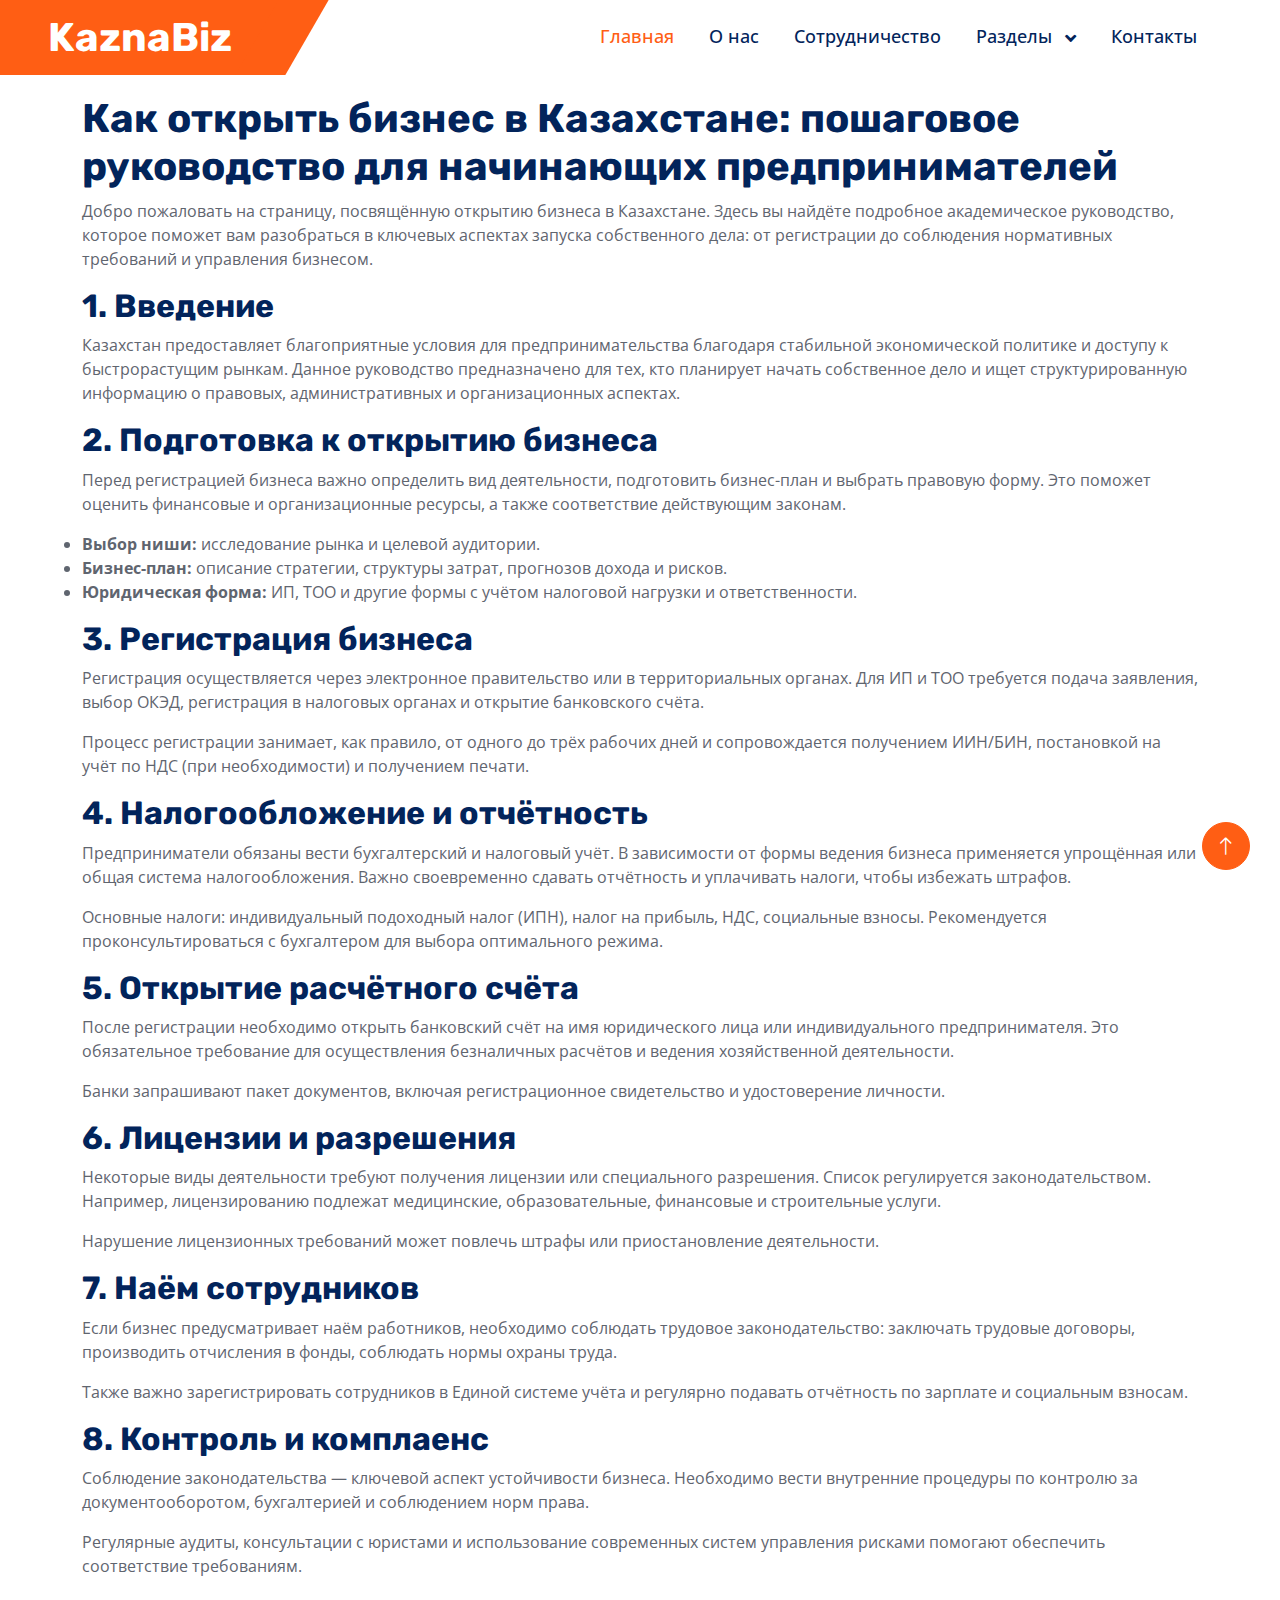
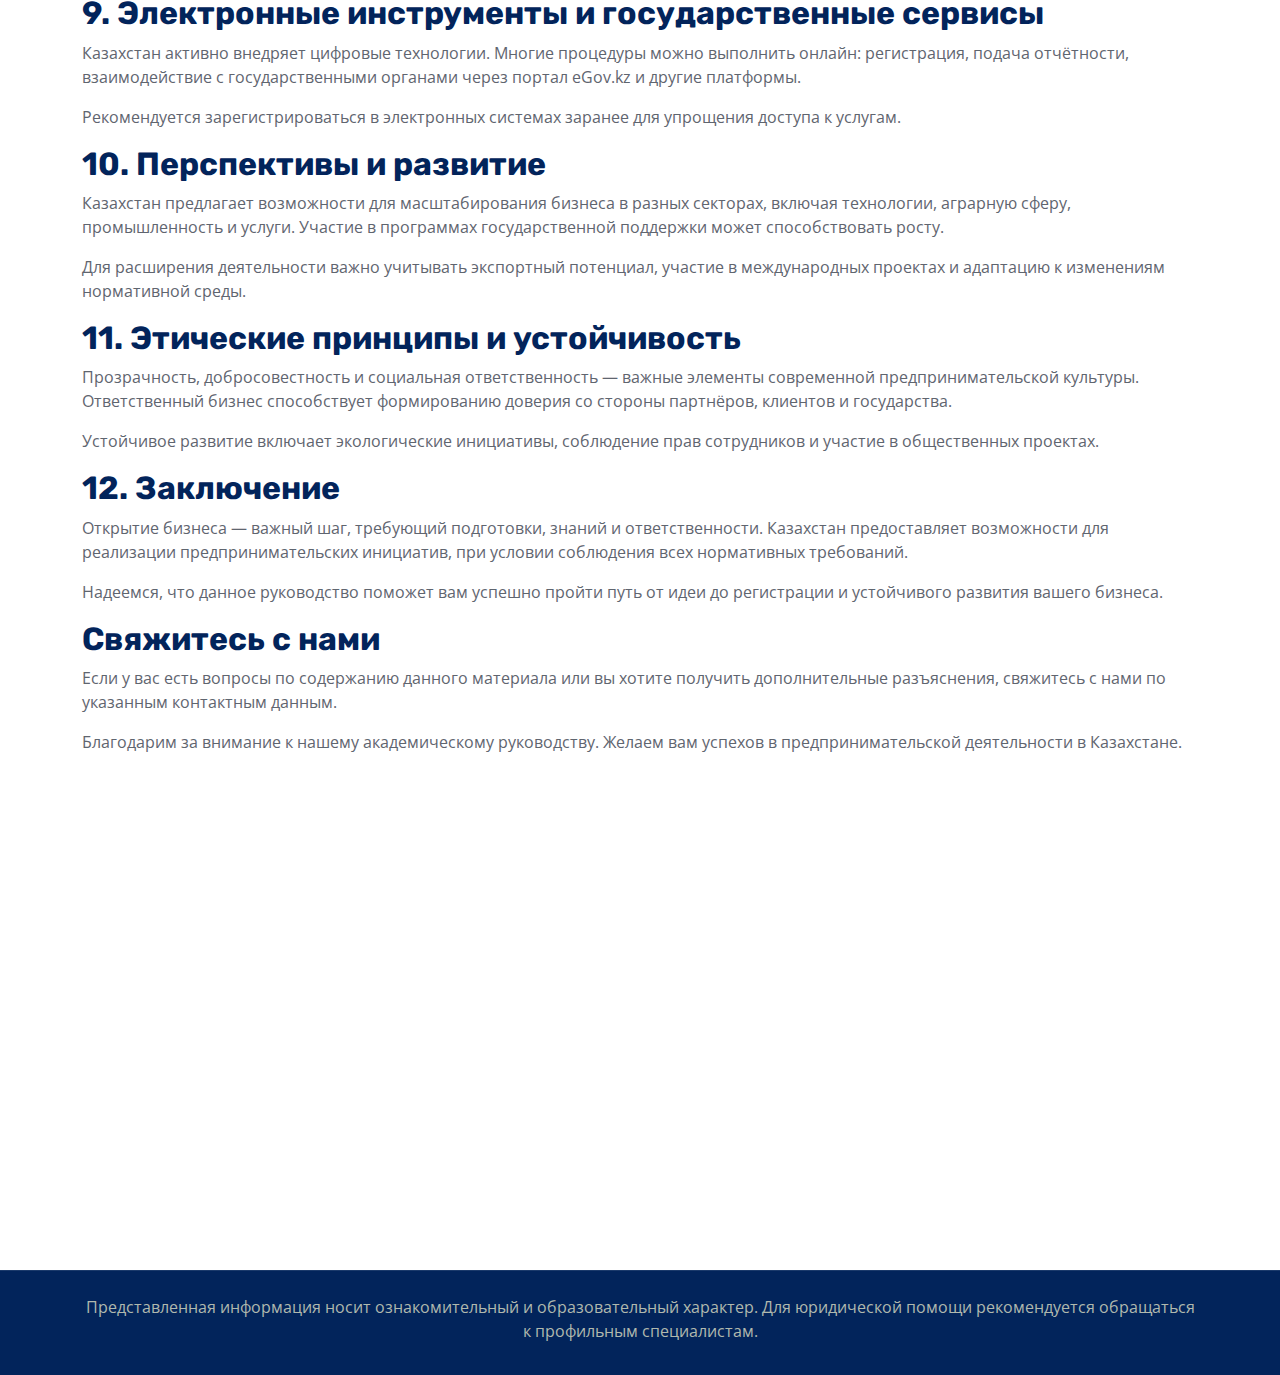
<file: bussines-model.html>
<!DOCTYPE html>
<html lang="en">
    <head>
        <meta charset="utf-8" />
        <title>KaznaBiz</title>
        <meta content="width=device-width, initial-scale=1.0" name="viewport" />
        <meta
            content="как открыть бизнес в Казахстане, регистрация ИП в Казахстане, пошаговое руководство по бизнесу в Казахстане, начать своё дело, открыть ТОО, предпринимательство Казахстан"
            name="keywords"
        />
        <meta
            content="Уникальное пошаговое руководство по открытию бизнеса в Казахстане для начинающих предпринимателей. Узнайте, как зарегистрировать ИП или ТОО, выбрать налоговую систему, получить разрешения и развивать своё дело."
            name="description"
        />

        <!-- Favicon -->
        <link href="img/favicon.ico" rel="icon" />

        <!-- Google Web Fonts -->
        <link rel="preconnect" href="https://fonts.googleapis.com" />
        <link rel="preconnect" href="https://fonts.gstatic.com" crossorigin />
        <link
            href="https://fonts.googleapis.com/css2?family=Open+Sans:wght@400;500;600&family=Rubik:wght@500;600;700&display=swap"
            rel="stylesheet"
        />

        <!-- Icon Font Stylesheet -->
        <link
            href="https://cdnjs.cloudflare.com/ajax/libs/font-awesome/5.10.0/css/all.min.css"
            rel="stylesheet"
        />
        <link
            href="https://cdn.jsdelivr.net/npm/bootstrap-icons@1.4.1/font/bootstrap-icons.css"
            rel="stylesheet"
        />

        <!-- Libraries Stylesheet -->
        <link href="lib/animate/animate.min.css" rel="stylesheet" />
        <link
            href="lib/owlcarousel/assets/owl.carousel.min.css"
            rel="stylesheet"
        />

        <!-- Customized Bootstrap Stylesheet -->
        <link href="css/bootstrap.min.css" rel="stylesheet" />

        <!-- Template Stylesheet -->
        <link href="css/style.css" rel="stylesheet" />
    </head>

    <body>
        <!-- Spinner Start -->
        <div
            id="spinner"
            class="show bg-white position-fixed translate-middle w-100 vh-100 top-50 start-50 d-flex align-items-center justify-content-center"
        >
            <div
                class="spinner-border text-primary"
                role="status"
                style="width: 3rem; height: 3rem"
            ></div>
        </div>
        <!-- Spinner End -->

        <!-- Navbar Start -->
        <nav
            class="navbar navbar-expand-lg bg-white navbar-light sticky-top py-0 pe-5"
        >
            <a href="index.html" class="navbar-brand ps-5 me-0">
                <h1 class="text-white m-0">KaznaBiz</h1>
            </a>
            <button
                type="button"
                class="navbar-toggler me-0"
                data-bs-toggle="collapse"
                data-bs-target="#navbarCollapse"
            >
                <span class="navbar-toggler-icon"></span>
            </button>
            <div class="collapse navbar-collapse" id="navbarCollapse">
                <div class="navbar-nav ms-auto p-4 p-lg-0">
                    <a href="index.html" class="nav-item nav-link active"
                        >Главная</a
                    >
                    <a href="about.html" class="nav-item nav-link">О нас</a>
                    <a href="work-with-me.html" class="nav-item nav-link"
                        >Сотрудничество</a
                    >
                    <div class="nav-item dropdown">
                        <a
                            href="#"
                            class="nav-link dropdown-toggle"
                            data-bs-toggle="dropdown"
                        >
                            Разделы
                        </a>
                        <div class="dropdown-menu bg-light m-0">
                            <a href="blog.html" class="dropdown-item">Блог</a>
                            <a href="service.html" class="dropdown-item"
                                >Услуги</a
                            >
                        </div>
                    </div>
                    <a href="contact.html" class="nav-item nav-link"
                        >Контакты</a
                    >
                </div>
            </div>
        </nav>
        <!-- Navbar End -->

        <main>
            <article class="container additional-wrapper">
                <div class="row s-header__inner" style="padding: 20px 0px">
                    <h1>
                        Как открыть бизнес в Казахстане: пошаговое руководство
                        для начинающих предпринимателей
                    </h1>
                    <p>
                        Добро пожаловать на страницу, посвящённую открытию
                        бизнеса в Казахстане. Здесь вы найдёте подробное
                        академическое руководство, которое поможет вам
                        разобраться в ключевых аспектах запуска собственного
                        дела: от регистрации до соблюдения нормативных
                        требований и управления бизнесом.
                    </p>

                    <h2>1. Введение</h2>
                    <p>
                        Казахстан предоставляет благоприятные условия для
                        предпринимательства благодаря стабильной экономической
                        политике и доступу к быстрорастущим рынкам. Данное
                        руководство предназначено для тех, кто планирует начать
                        собственное дело и ищет структурированную информацию о
                        правовых, административных и организационных аспектах.
                    </p>

                    <h2>2. Подготовка к открытию бизнеса</h2>
                    <p>
                        Перед регистрацией бизнеса важно определить вид
                        деятельности, подготовить бизнес-план и выбрать правовую
                        форму. Это поможет оценить финансовые и организационные
                        ресурсы, а также соответствие действующим законам.
                    </p>
                    <ul>
                        <li>
                            <strong>Выбор ниши:</strong> исследование рынка и
                            целевой аудитории.
                        </li>
                        <li>
                            <strong>Бизнес-план:</strong> описание стратегии,
                            структуры затрат, прогнозов дохода и рисков.
                        </li>
                        <li>
                            <strong>Юридическая форма:</strong> ИП, ТОО и другие
                            формы с учётом налоговой нагрузки и ответственности.
                        </li>
                    </ul>

                    <h2>3. Регистрация бизнеса</h2>
                    <p>
                        Регистрация осуществляется через электронное
                        правительство или в территориальных органах. Для ИП и
                        ТОО требуется подача заявления, выбор ОКЭД, регистрация
                        в налоговых органах и открытие банковского счёта.
                    </p>
                    <p>
                        Процесс регистрации занимает, как правило, от одного до
                        трёх рабочих дней и сопровождается получением ИИН/БИН,
                        постановкой на учёт по НДС (при необходимости) и
                        получением печати.
                    </p>

                    <h2>4. Налогообложение и отчётность</h2>
                    <p>
                        Предприниматели обязаны вести бухгалтерский и налоговый
                        учёт. В зависимости от формы ведения бизнеса применяется
                        упрощённая или общая система налогообложения. Важно
                        своевременно сдавать отчётность и уплачивать налоги,
                        чтобы избежать штрафов.
                    </p>
                    <p>
                        Основные налоги: индивидуальный подоходный налог (ИПН),
                        налог на прибыль, НДС, социальные взносы. Рекомендуется
                        проконсультироваться с бухгалтером для выбора
                        оптимального режима.
                    </p>

                    <h2>5. Открытие расчётного счёта</h2>
                    <p>
                        После регистрации необходимо открыть банковский счёт на
                        имя юридического лица или индивидуального
                        предпринимателя. Это обязательное требование для
                        осуществления безналичных расчётов и ведения
                        хозяйственной деятельности.
                    </p>
                    <p>
                        Банки запрашивают пакет документов, включая
                        регистрационное свидетельство и удостоверение личности.
                    </p>

                    <h2>6. Лицензии и разрешения</h2>
                    <p>
                        Некоторые виды деятельности требуют получения лицензии
                        или специального разрешения. Список регулируется
                        законодательством. Например, лицензированию подлежат
                        медицинские, образовательные, финансовые и строительные
                        услуги.
                    </p>
                    <p>
                        Нарушение лицензионных требований может повлечь штрафы
                        или приостановление деятельности.
                    </p>

                    <h2>7. Наём сотрудников</h2>
                    <p>
                        Если бизнес предусматривает наём работников, необходимо
                        соблюдать трудовое законодательство: заключать трудовые
                        договоры, производить отчисления в фонды, соблюдать
                        нормы охраны труда.
                    </p>
                    <p>
                        Также важно зарегистрировать сотрудников в Единой
                        системе учёта и регулярно подавать отчётность по
                        зарплате и социальным взносам.
                    </p>

                    <h2>8. Контроль и комплаенс</h2>
                    <p>
                        Соблюдение законодательства — ключевой аспект
                        устойчивости бизнеса. Необходимо вести внутренние
                        процедуры по контролю за документооборотом, бухгалтерией
                        и соблюдением норм права.
                    </p>
                    <p>
                        Регулярные аудиты, консультации с юристами и
                        использование современных систем управления рисками
                        помогают обеспечить соответствие требованиям.
                    </p>

                    <h2>
                        9. Электронные инструменты и государственные сервисы
                    </h2>
                    <p>
                        Казахстан активно внедряет цифровые технологии. Многие
                        процедуры можно выполнить онлайн: регистрация, подача
                        отчётности, взаимодействие с государственными органами
                        через портал eGov.kz и другие платформы.
                    </p>
                    <p>
                        Рекомендуется зарегистрироваться в электронных системах
                        заранее для упрощения доступа к услугам.
                    </p>

                    <h2>10. Перспективы и развитие</h2>
                    <p>
                        Казахстан предлагает возможности для масштабирования
                        бизнеса в разных секторах, включая технологии, аграрную
                        сферу, промышленность и услуги. Участие в программах
                        государственной поддержки может способствовать росту.
                    </p>
                    <p>
                        Для расширения деятельности важно учитывать экспортный
                        потенциал, участие в международных проектах и адаптацию
                        к изменениям нормативной среды.
                    </p>

                    <h2>11. Этические принципы и устойчивость</h2>
                    <p>
                        Прозрачность, добросовестность и социальная
                        ответственность — важные элементы современной
                        предпринимательской культуры. Ответственный бизнес
                        способствует формированию доверия со стороны партнёров,
                        клиентов и государства.
                    </p>
                    <p>
                        Устойчивое развитие включает экологические инициативы,
                        соблюдение прав сотрудников и участие в общественных
                        проектах.
                    </p>

                    <h2>12. Заключение</h2>
                    <p>
                        Открытие бизнеса — важный шаг, требующий подготовки,
                        знаний и ответственности. Казахстан предоставляет
                        возможности для реализации предпринимательских
                        инициатив, при условии соблюдения всех нормативных
                        требований.
                    </p>
                    <p>
                        Надеемся, что данное руководство поможет вам успешно
                        пройти путь от идеи до регистрации и устойчивого
                        развития вашего бизнеса.
                    </p>

                    <h2>Свяжитесь с нами</h2>
                    <p>
                        Если у вас есть вопросы по содержанию данного материала
                        или вы хотите получить дополнительные разъяснения,
                        свяжитесь с нами по указанным контактным данным.
                    </p>

                    <p>
                        Благодарим за внимание к нашему академическому
                        руководству. Желаем вам успехов в предпринимательской
                        деятельности в Казахстане.
                    </p>
                </div>
            </article>
        </main>

        <!-- Footer Start -->
        <div
            class="container-fluid bg-dark footer mt-5 py-5 wow fadeIn"
            data-wow-delay="0.1s"
        >
            <div class="container py-5">
                <div class="row g-5">
                    <div class="col-lg-4 col-md-6">
                        <h5 class="text-white mb-4">О проекте</h5>
                        <p class="mb-2">
                            Добро пожаловать на KaznaBiz — информационный
                            ресурс, посвящённый пошаговому запуску бизнеса в
                            Казахстане. Здесь собраны практические рекомендации
                            и актуальная информация для начинающих
                            предпринимателей.
                        </p>
                        <p style="color: #ff5e14">kazna_biz@gmail.com</p>
                    </div>
                    <div class="col-lg-4 col-md-6">
                        <h5 class="text-white mb-4">Полезные разделы</h5>
                        <a class="btn btn-link" href="">О проекте</a>
                        <a class="btn btn-link" href="">Контактные данные</a>
                        <a class="btn btn-link" href="terms-of-use.html"
                            >Правила пользования</a
                        >
                        <a class="btn btn-link" href="privacy-policy.html"
                            >Политика конфиденциальности</a
                        >
                        <a class="btn btn-link" href="cookie-policy.html"
                            >Информация о Cookie</a
                        >
                        <a class="btn btn-link" href="bussines-model.html"
                            >Модель бизнеса</a
                        >
                    </div>
                    <div class="col-lg-4 col-md-6">
                        <h5 class="text-white mb-4">Подписка на новости</h5>
                        <p>
                            Получайте свежие рекомендации и обновления по
                            вопросам запуска и ведения бизнеса.
                        </p>
                        <div class="position-relative w-100">
                            <form action="thanks.html" method="get">
                                <input
                                    class="form-control bg-transparent w-100 py-3 ps-4 pe-5"
                                    type="text"
                                    placeholder="Ваш e-mail"
                                    id="email"
                                    required
                                />
                                <button
                                    type="submit"
                                    class="btn btn-primary py-2 position-absolute top-0 end-0 mt-2 me-2"
                                    id="submit"
                                >
                                    Подписаться
                                </button>
                            </form>
                        </div>
                    </div>
                </div>
            </div>
        </div>
        <!-- Footer End -->

        <!-- Copyright Start -->
        <div class="container-fluid copyright bg-dark py-4">
            <div class="container text-center">
                <p class="mb-2">
                    Представленная информация носит ознакомительный и
                    образовательный характер. Для юридической помощи
                    рекомендуется обращаться к профильным специалистам.
                </p>
            </div>
        </div>
        <!-- Copyright End -->

        <!-- Back to Top -->
        <a
            href="#"
            class="btn btn-lg btn-primary btn-lg-square rounded-circle back-to-top"
            ><i class="bi bi-arrow-up"></i
        ></a>

        <!-- Cookie banner -->
        <div class="cookie-wrapper">
            <div class="sub-wrapper">
                <div>
                    <i class="bx bx-cookie"></i>
                    <h2 style="text-align: center">
                        Согласие на использование Cookie
                    </h2>
                </div>

                <div class="data">
                    <p id="cookie-text">
                        Этот сайт применяет Cookie для улучшения качества вашего
                        взаимодействия.
                        <a href="cookie-policy.html">Подробнее...</a>
                    </p>
                </div>

                <div class="buttons">
                    <button class="cookie-button" id="acceptBtn">
                        Принять
                    </button>
                    <button class="cookie-button" id="declineBtn">
                        Отклонить
                    </button>
                </div>
            </div>
        </div>
        <!-- End Cookie banner -->

        <!-- JavaScript Libraries -->
        <script src="https://code.jquery.com/jquery-3.4.1.min.js"></script>
        <script src="https://cdn.jsdelivr.net/npm/bootstrap@5.0.0/dist/js/bootstrap.bundle.min.js"></script>
        <script src="lib/wow/wow.min.js"></script>
        <script src="lib/easing/easing.min.js"></script>
        <script src="lib/waypoints/waypoints.min.js"></script>
        <script src="lib/owlcarousel/owl.carousel.min.js"></script>
        <script src="lib/counterup/counterup.min.js"></script>

        <!-- Template Javascript -->
        <script src="js/main.js"></script>
        <script src="js/cookiebanner.js"></script>
    </body>
</html>
</file>
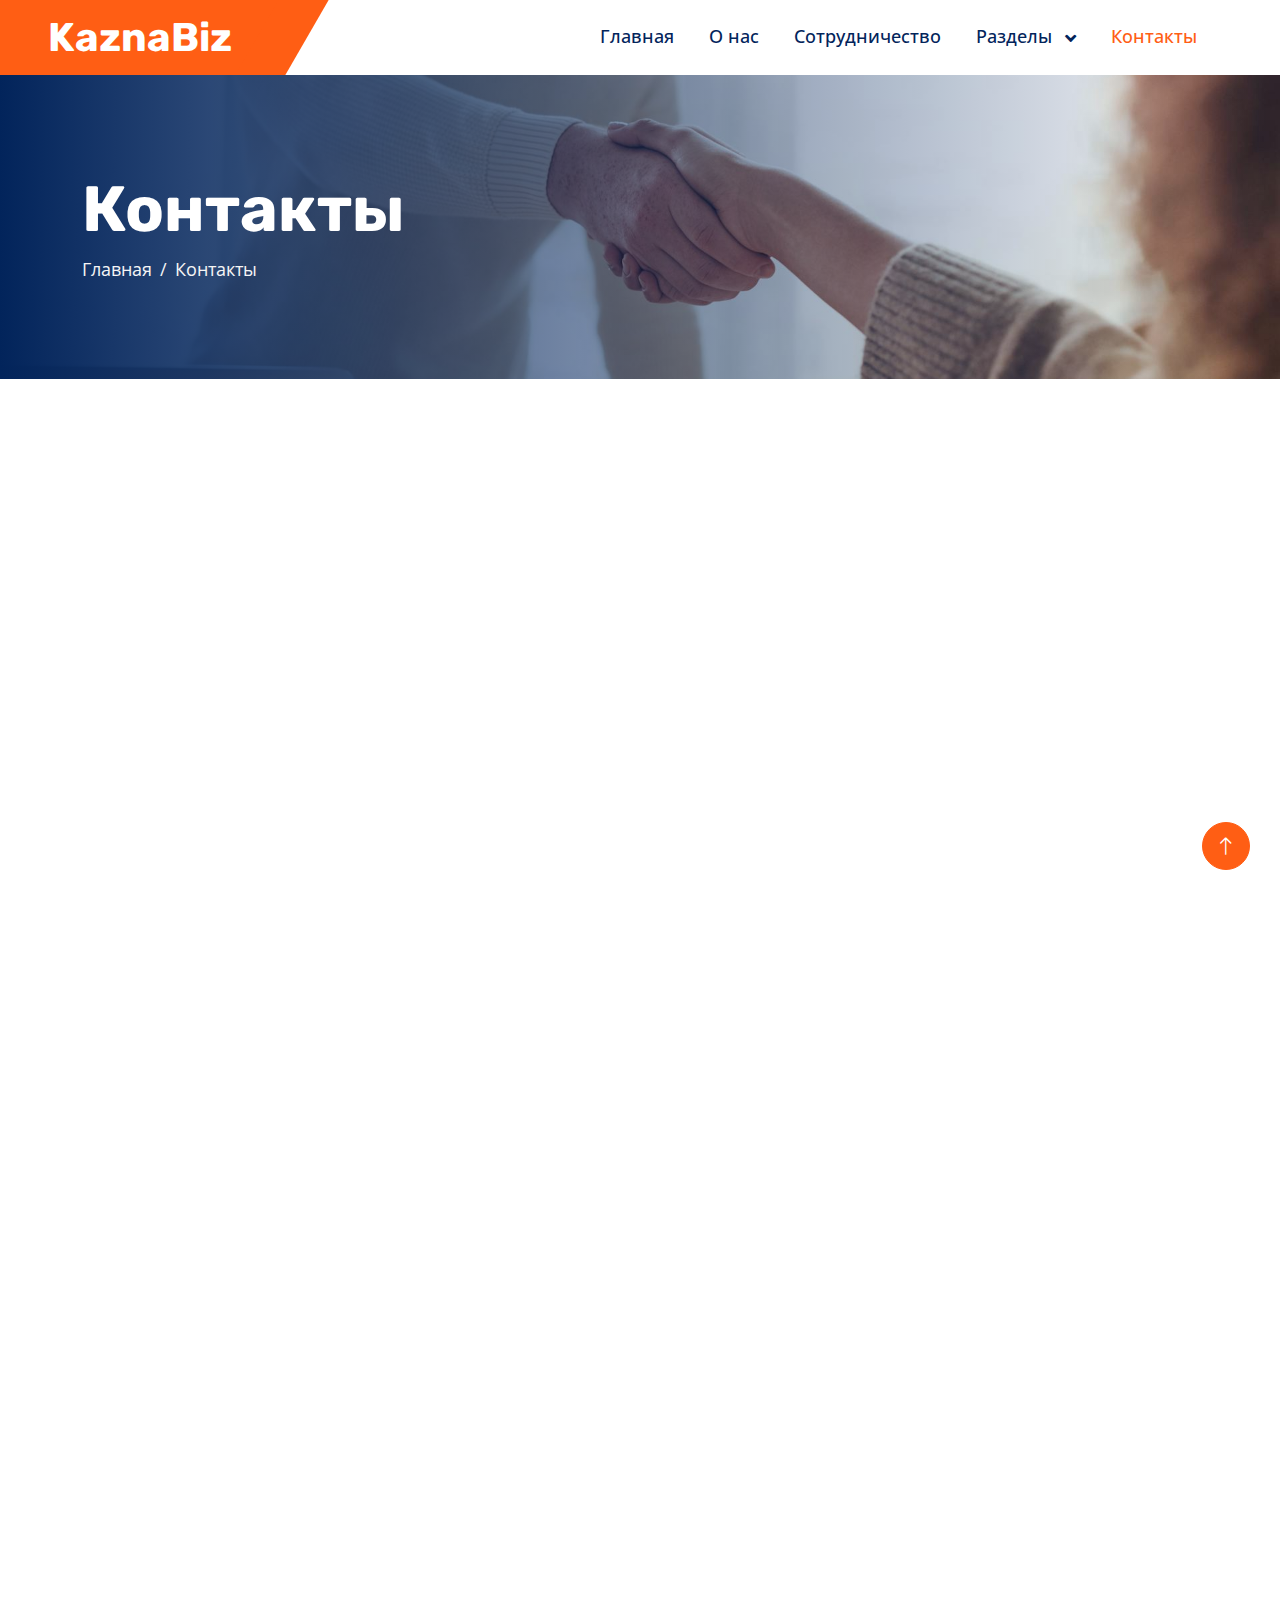
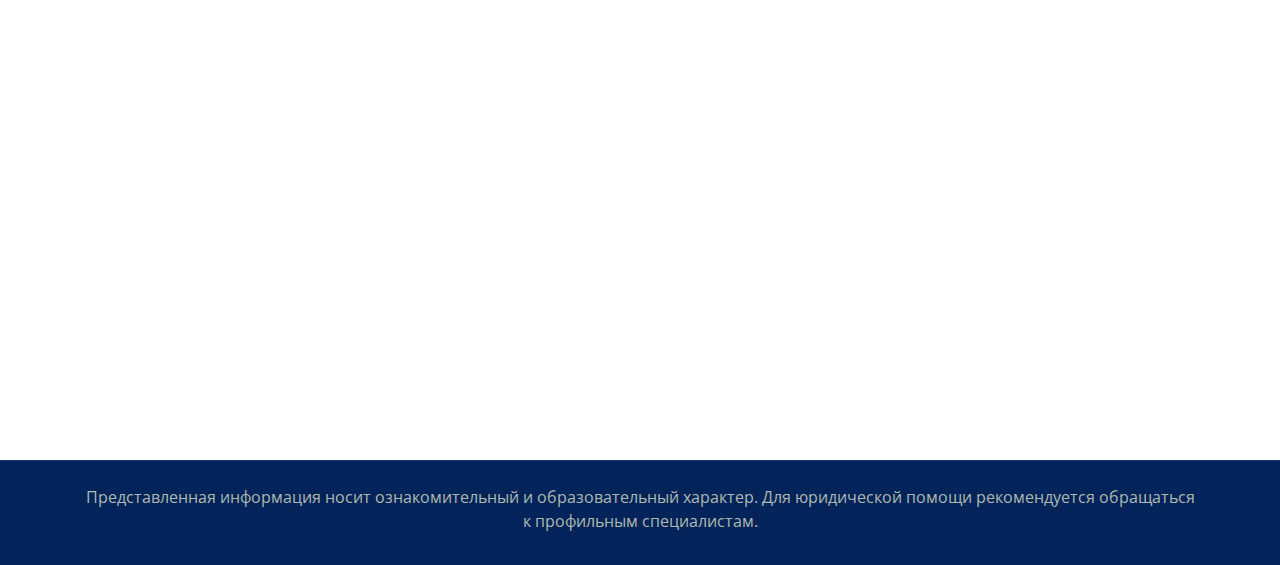
<file: contact.html>
<!DOCTYPE html>
<html lang="en">
    <head>
        <meta charset="utf-8" />
        <title>KaznaBiz</title>
        <meta content="width=device-width, initial-scale=1.0" name="viewport" />
        <meta
            content="как открыть бизнес в Казахстане, регистрация ИП в Казахстане, пошаговое руководство по бизнесу в Казахстане, начать своё дело, открыть ТОО, предпринимательство Казахстан"
            name="keywords"
        />
        <meta
            content="Уникальное пошаговое руководство по открытию бизнеса в Казахстане для начинающих предпринимателей. Узнайте, как зарегистрировать ИП или ТОО, выбрать налоговую систему, получить разрешения и развивать своё дело."
            name="description"
        />

        <!-- Favicon -->
        <link href="img/favicon.ico" rel="icon" />

        <!-- Google Web Fonts -->
        <link rel="preconnect" href="https://fonts.googleapis.com" />
        <link rel="preconnect" href="https://fonts.gstatic.com" crossorigin />
        <link
            href="https://fonts.googleapis.com/css2?family=Open+Sans:wght@400;500;600&family=Rubik:wght@500;600;700&display=swap"
            rel="stylesheet"
        />

        <!-- Icon Font Stylesheet -->
        <link
            href="https://cdnjs.cloudflare.com/ajax/libs/font-awesome/5.10.0/css/all.min.css"
            rel="stylesheet"
        />
        <link
            href="https://cdn.jsdelivr.net/npm/bootstrap-icons@1.4.1/font/bootstrap-icons.css"
            rel="stylesheet"
        />

        <!-- Libraries Stylesheet -->
        <link href="lib/animate/animate.min.css" rel="stylesheet" />
        <link
            href="lib/owlcarousel/assets/owl.carousel.min.css"
            rel="stylesheet"
        />

        <!-- Customized Bootstrap Stylesheet -->
        <link href="css/bootstrap.min.css" rel="stylesheet" />

        <!-- Template Stylesheet -->
        <link href="css/style.css" rel="stylesheet" />
    </head>

    <body>
        <!-- Spinner Start -->
        <div
            id="spinner"
            class="show bg-white position-fixed translate-middle w-100 vh-100 top-50 start-50 d-flex align-items-center justify-content-center"
        >
            <div
                class="spinner-border text-primary"
                role="status"
                style="width: 3rem; height: 3rem"
            ></div>
        </div>
        <!-- Spinner End -->

        <!-- Navbar Start -->
        <nav
            class="navbar navbar-expand-lg bg-white navbar-light sticky-top py-0 pe-5"
        >
            <a href="index.html" class="navbar-brand ps-5 me-0">
                <h1 class="text-white m-0">KaznaBiz</h1>
            </a>
            <button
                type="button"
                class="navbar-toggler me-0"
                data-bs-toggle="collapse"
                data-bs-target="#navbarCollapse"
            >
                <span class="navbar-toggler-icon"></span>
            </button>
            <div class="collapse navbar-collapse" id="navbarCollapse">
                <div class="navbar-nav ms-auto p-4 p-lg-0">
                    <a href="index.html" class="nav-item nav-link">Главная</a>
                    <a href="about.html" class="nav-item nav-link">О нас</a>
                    <a href="work-with-me.html" class="nav-item nav-link"
                        >Сотрудничество</a
                    >
                    <div class="nav-item dropdown">
                        <a
                            href="#"
                            class="nav-link dropdown-toggle"
                            data-bs-toggle="dropdown"
                        >
                            Разделы
                        </a>
                        <div class="dropdown-menu bg-light m-0">
                            <a href="blog.html" class="dropdown-item">Блог</a>
                            <a href="service.html" class="dropdown-item"
                                >Услуги</a
                            >
                        </div>
                    </div>
                    <a href="contact.html" class="nav-item nav-link active"
                        >Контакты</a
                    >
                </div>
            </div>
        </nav>
        <!-- Navbar End -->

        <!-- Page Header Start -->
        <div
            class="container-fluid page-header py-5 mb-5 wow fadeIn"
            data-wow-delay="0.1s"
        >
            <div class="container py-5">
                <h1 class="display-3 text-white animated slideInRight">
                    Контакты
                </h1>
                <nav aria-label="breadcrumb">
                    <ol class="breadcrumb animated slideInRight mb-0">
                        <li class="breadcrumb-item">
                            <a href="#">Главная</a>
                        </li>
                        <li class="breadcrumb-item active" aria-current="page">
                            Контакты
                        </li>
                    </ol>
                </nav>
            </div>
        </div>
        <!-- Page Header End -->

        <!-- Contact Start -->
        <div class="container-xxl py-5">
            <div class="container">
                <iframe
                    src="https://www.google.com/maps/embed?pb=!1m18!1m12!1m3!1d5145.231162789058!2d76.95153831339096!3d43.25217935673111!2m3!1f0!2f0!3f0!3m2!1i1024!2i768!4f13.1!3m3!1m2!1s0x38836ef33ad42b35%3A0xb0e4c7cd23be8091!2s%22Ken%20Dala%22%20business%20center!5e0!3m2!1suk!2sua!4v1751980321381!5m2!1suk!2sua"
                    width="100%"
                    height="450"
                    style="border: 0"
                    allowfullscreen=""
                    loading="lazy"
                    referrerpolicy="no-referrer-when-downgrade"
                ></iframe>
                <div class="row g-5 mt-5">
                    <div class="col-lg-6 wow fadeInUp" data-wow-delay="0.1s">
                        <p class="fw-medium text-uppercase text-primary mb-2">
                            Свяжитесь с нами
                        </p>
                        <h1 class="display-5 mb-4">
                            Руководство по открытию бизнеса в Казахстане —
                            задайте вопросы
                        </h1>
                        <p class="mb-4">
                            Оставайтесь в курсе всех этапов открытия бизнеса в
                            Казахстане. Здесь вы можете получить консультации по
                            подготовке документов, юридическим требованиям и
                            особенностям регистрации. Задайте вопросы и получите
                            полезные рекомендации, чтобы избежать ошибок и
                            успешно начать своё дело.
                        </p>
                        <div class="row g-4">
                            <div class="col-6">
                                <div class="d-flex">
                                    <div
                                        class="flex-shrink-0 btn-square bg-primary rounded-circle"
                                    >
                                        <i
                                            class="fa fa-phone-alt text-white"
                                        ></i>
                                    </div>
                                    <div class="ms-3">
                                        <h6>Позвоните нам</h6>
                                        <span>+77717138872</span>
                                    </div>
                                </div>
                            </div>
                            <div class="col-6">
                                <div class="d-flex">
                                    <div
                                        class="flex-shrink-0 btn-square bg-primary rounded-circle"
                                    >
                                        <i
                                            class="fa fa-envelope text-white"
                                        ></i>
                                    </div>
                                    <div class="ms-3">
                                        <h6>Напишите на почту</h6>
                                        <span>
                                            <a href="mailto:kazna_biz@gmail.com"
                                                >kazna_biz@gmail.com</a
                                            >
                                        </span>
                                    </div>
                                </div>
                            </div>
                        </div>
                    </div>
                    <div class="col-lg-6 wow fadeInUp" data-wow-delay="0.5s">
                        <form action="thanks.html" method="get">
                            <div class="row g-3">
                                <div class="col-md-6">
                                    <div class="form-floating">
                                        <input
                                            type="text"
                                            class="form-control"
                                            id="name"
                                            placeholder="Ваше имя"
                                            required
                                        />
                                        <label for="name">Ваше имя</label>
                                    </div>
                                </div>
                                <div class="col-md-6">
                                    <div class="form-floating">
                                        <input
                                            type="email"
                                            class="form-control"
                                            id="email"
                                            placeholder="Ваш email"
                                            required
                                        />
                                        <label for="email">Ваш email</label>
                                    </div>
                                </div>
                                <div class="col-12">
                                    <div class="form-floating">
                                        <input
                                            type="text"
                                            class="form-control"
                                            id="subject"
                                            placeholder="Тема сообщения"
                                            required
                                        />
                                        <label for="subject"
                                            >Тема сообщения</label
                                        >
                                    </div>
                                </div>
                                <div class="col-12">
                                    <div class="form-floating">
                                        <textarea
                                            class="form-control"
                                            placeholder="Введите сообщение"
                                            id="message"
                                            style="height: 150px"
                                            required
                                        ></textarea>
                                        <label for="message">Сообщение</label>
                                    </div>
                                </div>
                                <div class="col-12">
                                    <button
                                        class="btn btn-primary py-3 px-5"
                                        type="submit"
                                        id="submit"
                                    >
                                        Отправить сообщение
                                    </button>
                                </div>
                            </div>
                        </form>
                    </div>
                </div>
            </div>
        </div>
        <!-- Contact End -->

        <!-- Footer Start -->
        <div
            class="container-fluid bg-dark footer mt-5 py-5 wow fadeIn"
            data-wow-delay="0.1s"
        >
            <div class="container py-5">
                <div class="row g-5">
                    <div class="col-lg-4 col-md-6">
                        <h5 class="text-white mb-4">О проекте</h5>
                        <p class="mb-2">
                            Добро пожаловать на KaznaBiz — информационный
                            ресурс, посвящённый пошаговому запуску бизнеса в
                            Казахстане. Здесь собраны практические рекомендации
                            и актуальная информация для начинающих
                            предпринимателей.
                        </p>
                        <p style="color: #ff5e14">kazna_biz@gmail.com</p>
                    </div>
                    <div class="col-lg-4 col-md-6">
                        <h5 class="text-white mb-4">Полезные разделы</h5>
                        <a class="btn btn-link" href="">О проекте</a>
                        <a class="btn btn-link" href="">Контактные данные</a>
                        <a class="btn btn-link" href="terms-of-use.html"
                            >Правила пользования</a
                        >
                        <a class="btn btn-link" href="privacy-policy.html"
                            >Политика конфиденциальности</a
                        >
                        <a class="btn btn-link" href="cookie-policy.html"
                            >Информация о Cookie</a
                        >
                        <a class="btn btn-link" href="bussines-model.html"
                            >Модель бизнеса</a
                        >
                    </div>
                    <div class="col-lg-4 col-md-6">
                        <h5 class="text-white mb-4">Подписка на новости</h5>
                        <p>
                            Получайте свежие рекомендации и обновления по
                            вопросам запуска и ведения бизнеса.
                        </p>
                        <div class="position-relative w-100">
                            <form action="thanks.html" method="get">
                                <input
                                    class="form-control bg-transparent w-100 py-3 ps-4 pe-5"
                                    type="text"
                                    placeholder="Ваш e-mail"
                                    id="email"
                                    required
                                />
                                <button
                                    type="submit"
                                    class="btn btn-primary py-2 position-absolute top-0 end-0 mt-2 me-2"
                                    id="submit"
                                >
                                    Подписаться
                                </button>
                            </form>
                        </div>
                    </div>
                </div>
            </div>
        </div>
        <!-- Footer End -->

        <!-- Copyright Start -->
        <div class="container-fluid copyright bg-dark py-4">
            <div class="container text-center">
                <p class="mb-2">
                    Представленная информация носит ознакомительный и
                    образовательный характер. Для юридической помощи
                    рекомендуется обращаться к профильным специалистам.
                </p>
            </div>
        </div>
        <!-- Copyright End -->

        <!-- Back to Top -->
        <a
            href="#"
            class="btn btn-lg btn-primary btn-lg-square rounded-circle back-to-top"
            ><i class="bi bi-arrow-up"></i
        ></a>

        <!-- Cookie banner -->
        <div class="cookie-wrapper">
            <div class="sub-wrapper">
                <div>
                    <i class="bx bx-cookie"></i>
                    <h2 style="text-align: center">
                        Согласие на использование Cookie
                    </h2>
                </div>

                <div class="data">
                    <p id="cookie-text">
                        Этот сайт применяет Cookie для улучшения качества вашего
                        взаимодействия.
                        <a href="cookie-policy.html">Подробнее...</a>
                    </p>
                </div>

                <div class="buttons">
                    <button class="cookie-button" id="acceptBtn">
                        Принять
                    </button>
                    <button class="cookie-button" id="declineBtn">
                        Отклонить
                    </button>
                </div>
            </div>
        </div>
        <!-- End Cookie banner -->

        <!-- JavaScript Libraries -->
        <script src="https://code.jquery.com/jquery-3.4.1.min.js"></script>
        <script src="https://cdn.jsdelivr.net/npm/bootstrap@5.0.0/dist/js/bootstrap.bundle.min.js"></script>
        <script src="lib/wow/wow.min.js"></script>
        <script src="lib/easing/easing.min.js"></script>
        <script src="lib/waypoints/waypoints.min.js"></script>
        <script src="lib/owlcarousel/owl.carousel.min.js"></script>
        <script src="lib/counterup/counterup.min.js"></script>

        <!-- Template Javascript -->
        <script src="js/main.js"></script>
        <script src="js/cookiebanner.js"></script>
    </body>
</html>
</file>
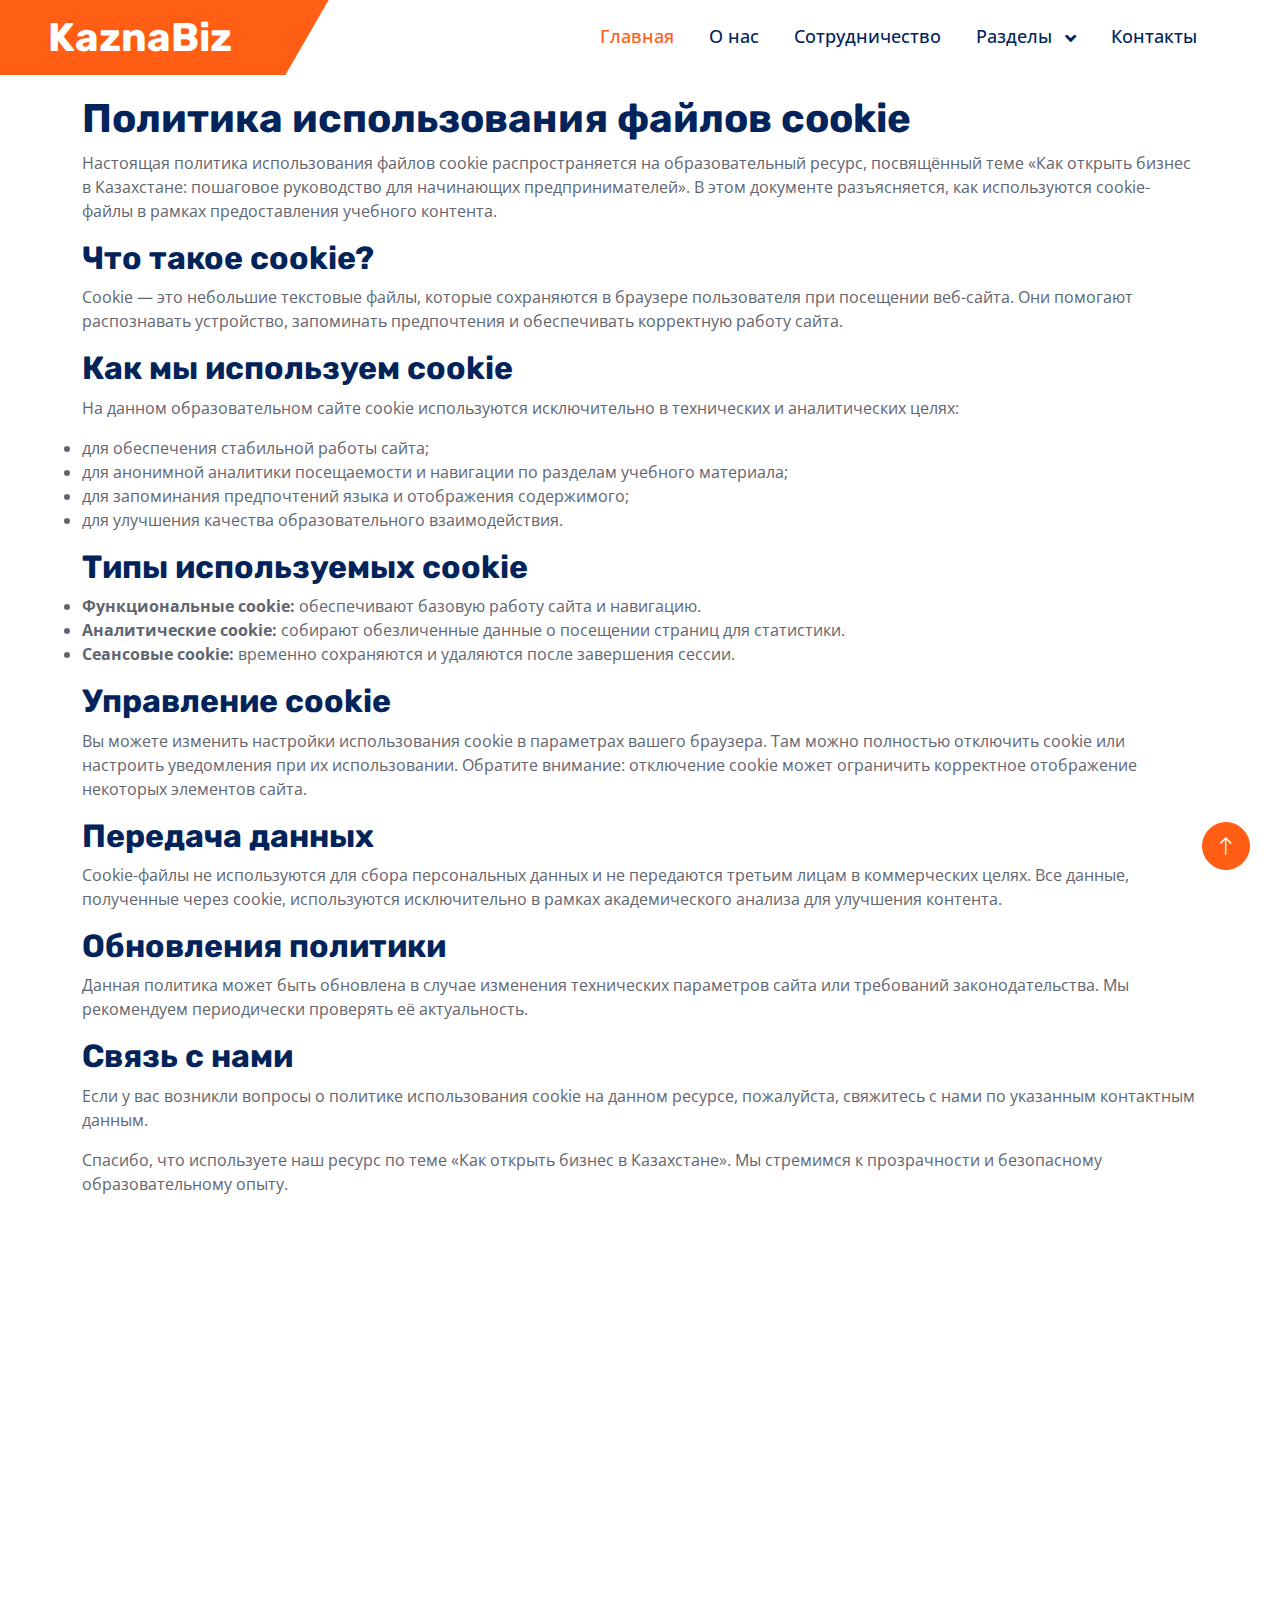
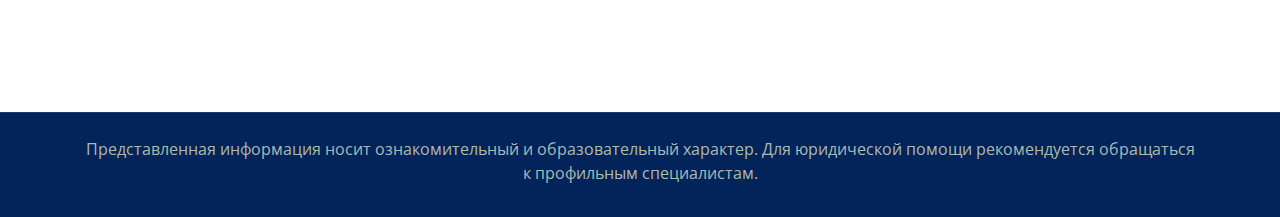
<file: cookie-policy.html>
<!DOCTYPE html>
<html lang="en">
    <head>
        <meta charset="utf-8" />
        <title>KaznaBiz</title>
        <meta content="width=device-width, initial-scale=1.0" name="viewport" />
        <meta
            content="как открыть бизнес в Казахстане, регистрация ИП в Казахстане, пошаговое руководство по бизнесу в Казахстане, начать своё дело, открыть ТОО, предпринимательство Казахстан"
            name="keywords"
        />
        <meta
            content="Уникальное пошаговое руководство по открытию бизнеса в Казахстане для начинающих предпринимателей. Узнайте, как зарегистрировать ИП или ТОО, выбрать налоговую систему, получить разрешения и развивать своё дело."
            name="description"
        />

        <!-- Favicon -->
        <link href="img/favicon.ico" rel="icon" />

        <!-- Google Web Fonts -->
        <link rel="preconnect" href="https://fonts.googleapis.com" />
        <link rel="preconnect" href="https://fonts.gstatic.com" crossorigin />
        <link
            href="https://fonts.googleapis.com/css2?family=Open+Sans:wght@400;500;600&family=Rubik:wght@500;600;700&display=swap"
            rel="stylesheet"
        />

        <!-- Icon Font Stylesheet -->
        <link
            href="https://cdnjs.cloudflare.com/ajax/libs/font-awesome/5.10.0/css/all.min.css"
            rel="stylesheet"
        />
        <link
            href="https://cdn.jsdelivr.net/npm/bootstrap-icons@1.4.1/font/bootstrap-icons.css"
            rel="stylesheet"
        />

        <!-- Libraries Stylesheet -->
        <link href="lib/animate/animate.min.css" rel="stylesheet" />
        <link
            href="lib/owlcarousel/assets/owl.carousel.min.css"
            rel="stylesheet"
        />

        <!-- Customized Bootstrap Stylesheet -->
        <link href="css/bootstrap.min.css" rel="stylesheet" />

        <!-- Template Stylesheet -->
        <link href="css/style.css" rel="stylesheet" />
    </head>

    <body>
        <!-- Spinner Start -->
        <div
            id="spinner"
            class="show bg-white position-fixed translate-middle w-100 vh-100 top-50 start-50 d-flex align-items-center justify-content-center"
        >
            <div
                class="spinner-border text-primary"
                role="status"
                style="width: 3rem; height: 3rem"
            ></div>
        </div>
        <!-- Spinner End -->

        <!-- Navbar Start -->
        <nav
            class="navbar navbar-expand-lg bg-white navbar-light sticky-top py-0 pe-5"
        >
            <a href="index.html" class="navbar-brand ps-5 me-0">
                <h1 class="text-white m-0">KaznaBiz</h1>
            </a>
            <button
                type="button"
                class="navbar-toggler me-0"
                data-bs-toggle="collapse"
                data-bs-target="#navbarCollapse"
            >
                <span class="navbar-toggler-icon"></span>
            </button>
            <div class="collapse navbar-collapse" id="navbarCollapse">
                <div class="navbar-nav ms-auto p-4 p-lg-0">
                    <a href="index.html" class="nav-item nav-link active"
                        >Главная</a
                    >
                    <a href="about.html" class="nav-item nav-link">О нас</a>
                    <a href="work-with-me.html" class="nav-item nav-link"
                        >Сотрудничество</a
                    >
                    <div class="nav-item dropdown">
                        <a
                            href="#"
                            class="nav-link dropdown-toggle"
                            data-bs-toggle="dropdown"
                        >
                            Разделы
                        </a>
                        <div class="dropdown-menu bg-light m-0">
                            <a href="blog.html" class="dropdown-item">Блог</a>
                            <a href="service.html" class="dropdown-item"
                                >Услуги</a
                            >
                        </div>
                    </div>
                    <a href="contact.html" class="nav-item nav-link"
                        >Контакты</a
                    >
                </div>
            </div>
        </nav>
        <!-- Navbar End -->

        <main>
            <article class="container additional-wrapper">
                <div class="row s-header__inner" style="padding: 20px 0px">
                    <h1>Политика использования файлов cookie</h1>

                    <p>
                        Настоящая политика использования файлов cookie
                        распространяется на образовательный ресурс, посвящённый
                        теме «Как открыть бизнес в Казахстане: пошаговое
                        руководство для начинающих предпринимателей». В этом
                        документе разъясняется, как используются cookie-файлы в
                        рамках предоставления учебного контента.
                    </p>

                    <h2>Что такое cookie?</h2>
                    <p>
                        Cookie — это небольшие текстовые файлы, которые
                        сохраняются в браузере пользователя при посещении
                        веб-сайта. Они помогают распознавать устройство,
                        запоминать предпочтения и обеспечивать корректную работу
                        сайта.
                    </p>

                    <h2>Как мы используем cookie</h2>
                    <p>
                        На данном образовательном сайте cookie используются
                        исключительно в технических и аналитических целях:
                    </p>
                    <ul>
                        <li>для обеспечения стабильной работы сайта;</li>
                        <li>
                            для анонимной аналитики посещаемости и навигации по
                            разделам учебного материала;
                        </li>
                        <li>
                            для запоминания предпочтений языка и отображения
                            содержимого;
                        </li>
                        <li>
                            для улучшения качества образовательного
                            взаимодействия.
                        </li>
                    </ul>

                    <h2>Типы используемых cookie</h2>
                    <ul>
                        <li>
                            <strong>Функциональные cookie:</strong> обеспечивают
                            базовую работу сайта и навигацию.
                        </li>
                        <li>
                            <strong>Аналитические cookie:</strong> собирают
                            обезличенные данные о посещении страниц для
                            статистики.
                        </li>
                        <li>
                            <strong>Сеансовые cookie:</strong> временно
                            сохраняются и удаляются после завершения сессии.
                        </li>
                    </ul>

                    <h2>Управление cookie</h2>
                    <p>
                        Вы можете изменить настройки использования cookie в
                        параметрах вашего браузера. Там можно полностью
                        отключить cookie или настроить уведомления при их
                        использовании. Обратите внимание: отключение cookie
                        может ограничить корректное отображение некоторых
                        элементов сайта.
                    </p>

                    <h2>Передача данных</h2>
                    <p>
                        Cookie-файлы не используются для сбора персональных
                        данных и не передаются третьим лицам в коммерческих
                        целях. Все данные, полученные через cookie, используются
                        исключительно в рамках академического анализа для
                        улучшения контента.
                    </p>

                    <h2>Обновления политики</h2>
                    <p>
                        Данная политика может быть обновлена в случае изменения
                        технических параметров сайта или требований
                        законодательства. Мы рекомендуем периодически проверять
                        её актуальность.
                    </p>

                    <h2>Связь с нами</h2>
                    <p>
                        Если у вас возникли вопросы о политике использования
                        cookie на данном ресурсе, пожалуйста, свяжитесь с нами
                        по указанным контактным данным.
                    </p>

                    <p>
                        Спасибо, что используете наш ресурс по теме «Как открыть
                        бизнес в Казахстане». Мы стремимся к прозрачности и
                        безопасному образовательному опыту.
                    </p>
                </div>
            </article>
        </main>

        <!-- Footer Start -->
        <div
            class="container-fluid bg-dark footer mt-5 py-5 wow fadeIn"
            data-wow-delay="0.1s"
        >
            <div class="container py-5">
                <div class="row g-5">
                    <div class="col-lg-4 col-md-6">
                        <h5 class="text-white mb-4">О проекте</h5>
                        <p class="mb-2">
                            Добро пожаловать на KaznaBiz — информационный
                            ресурс, посвящённый пошаговому запуску бизнеса в
                            Казахстане. Здесь собраны практические рекомендации
                            и актуальная информация для начинающих
                            предпринимателей.
                        </p>
                        <p style="color: #ff5e14">kazna_biz@gmail.com</p>
                    </div>
                    <div class="col-lg-4 col-md-6">
                        <h5 class="text-white mb-4">Полезные разделы</h5>
                        <a class="btn btn-link" href="">О проекте</a>
                        <a class="btn btn-link" href="">Контактные данные</a>
                        <a class="btn btn-link" href="terms-of-use.html"
                            >Правила пользования</a
                        >
                        <a class="btn btn-link" href="privacy-policy.html"
                            >Политика конфиденциальности</a
                        >
                        <a class="btn btn-link" href="cookie-policy.html"
                            >Информация о Cookie</a
                        >
                        <a class="btn btn-link" href="bussines-model.html"
                            >Модель бизнеса</a
                        >
                    </div>
                    <div class="col-lg-4 col-md-6">
                        <h5 class="text-white mb-4">Подписка на новости</h5>
                        <p>
                            Получайте свежие рекомендации и обновления по
                            вопросам запуска и ведения бизнеса.
                        </p>
                        <div class="position-relative w-100">
                            <form action="thanks.html" method="get">
                                <input
                                    class="form-control bg-transparent w-100 py-3 ps-4 pe-5"
                                    type="text"
                                    placeholder="Ваш e-mail"
                                    id="email"
                                    required
                                />
                                <button
                                    type="submit"
                                    class="btn btn-primary py-2 position-absolute top-0 end-0 mt-2 me-2"
                                    id="submit"
                                >
                                    Подписаться
                                </button>
                            </form>
                        </div>
                    </div>
                </div>
            </div>
        </div>
        <!-- Footer End -->

        <!-- Copyright Start -->
        <div class="container-fluid copyright bg-dark py-4">
            <div class="container text-center">
                <p class="mb-2">
                    Представленная информация носит ознакомительный и
                    образовательный характер. Для юридической помощи
                    рекомендуется обращаться к профильным специалистам.
                </p>
            </div>
        </div>
        <!-- Copyright End -->

        <!-- Back to Top -->
        <a
            href="#"
            class="btn btn-lg btn-primary btn-lg-square rounded-circle back-to-top"
            ><i class="bi bi-arrow-up"></i
        ></a>

        <!-- Cookie banner -->
        <div class="cookie-wrapper">
            <div class="sub-wrapper">
                <div>
                    <i class="bx bx-cookie"></i>
                    <h2 style="text-align: center">
                        Согласие на использование Cookie
                    </h2>
                </div>

                <div class="data">
                    <p id="cookie-text">
                        Этот сайт применяет Cookie для улучшения качества вашего
                        взаимодействия.
                        <a href="cookie-policy.html">Подробнее...</a>
                    </p>
                </div>

                <div class="buttons">
                    <button class="cookie-button" id="acceptBtn">
                        Принять
                    </button>
                    <button class="cookie-button" id="declineBtn">
                        Отклонить
                    </button>
                </div>
            </div>
        </div>
        <!-- End Cookie banner -->

        <!-- JavaScript Libraries -->
        <script src="https://code.jquery.com/jquery-3.4.1.min.js"></script>
        <script src="https://cdn.jsdelivr.net/npm/bootstrap@5.0.0/dist/js/bootstrap.bundle.min.js"></script>
        <script src="lib/wow/wow.min.js"></script>
        <script src="lib/easing/easing.min.js"></script>
        <script src="lib/waypoints/waypoints.min.js"></script>
        <script src="lib/owlcarousel/owl.carousel.min.js"></script>
        <script src="lib/counterup/counterup.min.js"></script>

        <!-- Template Javascript -->
        <script src="js/main.js"></script>
        <script src="js/cookiebanner.js"></script>
    </body>
</html>
</file>
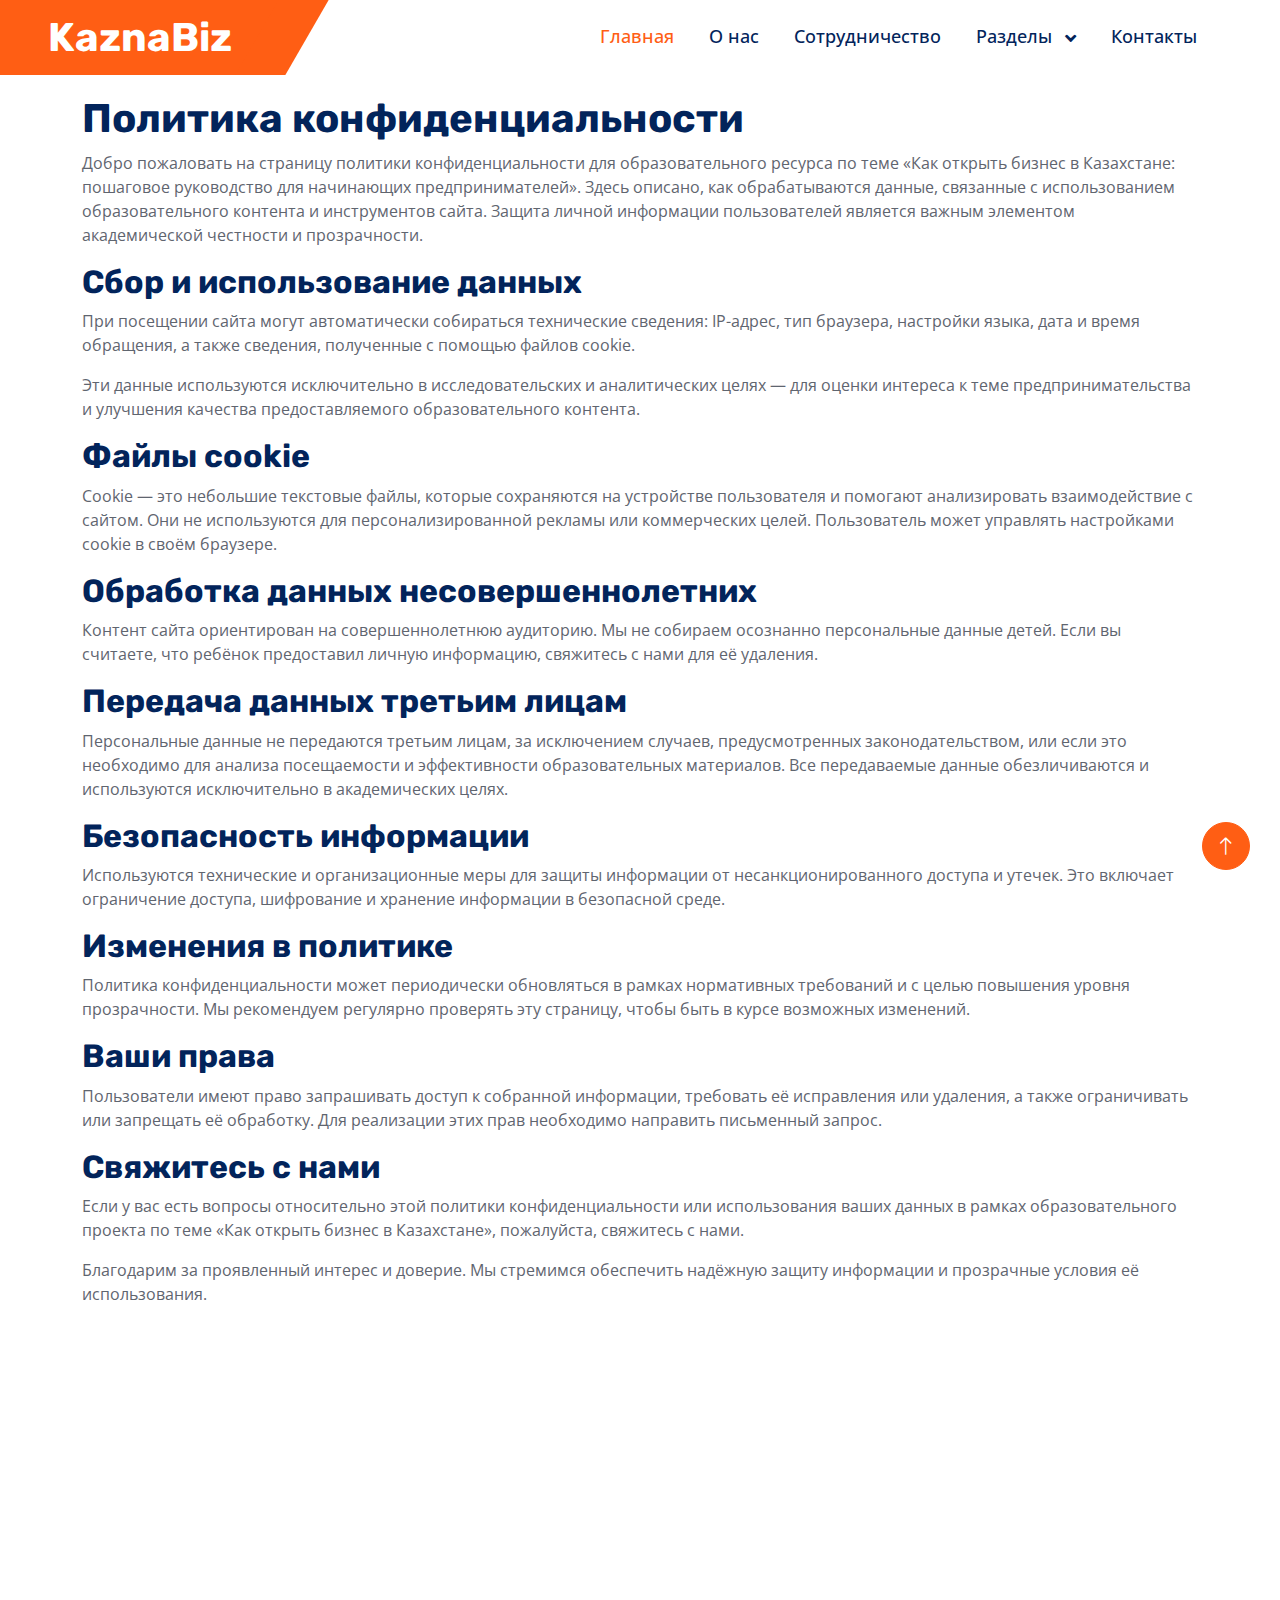
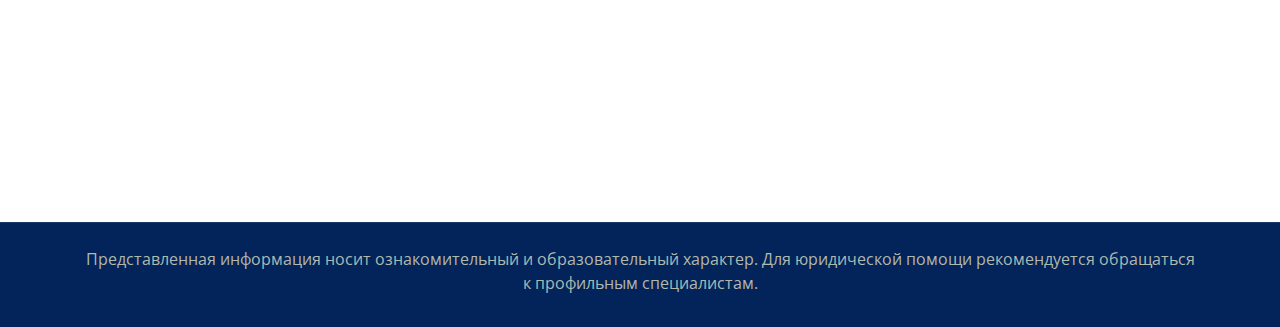
<file: privacy-policy.html>
<!DOCTYPE html>
<html lang="en">
    <head>
        <meta charset="utf-8" />
        <title>KaznaBiz</title>
        <meta content="width=device-width, initial-scale=1.0" name="viewport" />
        <meta
            content="как открыть бизнес в Казахстане, регистрация ИП в Казахстане, пошаговое руководство по бизнесу в Казахстане, начать своё дело, открыть ТОО, предпринимательство Казахстан"
            name="keywords"
        />
        <meta
            content="Уникальное пошаговое руководство по открытию бизнеса в Казахстане для начинающих предпринимателей. Узнайте, как зарегистрировать ИП или ТОО, выбрать налоговую систему, получить разрешения и развивать своё дело."
            name="description"
        />

        <!-- Favicon -->
        <link href="img/favicon.ico" rel="icon" />

        <!-- Google Web Fonts -->
        <link rel="preconnect" href="https://fonts.googleapis.com" />
        <link rel="preconnect" href="https://fonts.gstatic.com" crossorigin />
        <link
            href="https://fonts.googleapis.com/css2?family=Open+Sans:wght@400;500;600&family=Rubik:wght@500;600;700&display=swap"
            rel="stylesheet"
        />

        <!-- Icon Font Stylesheet -->
        <link
            href="https://cdnjs.cloudflare.com/ajax/libs/font-awesome/5.10.0/css/all.min.css"
            rel="stylesheet"
        />
        <link
            href="https://cdn.jsdelivr.net/npm/bootstrap-icons@1.4.1/font/bootstrap-icons.css"
            rel="stylesheet"
        />

        <!-- Libraries Stylesheet -->
        <link href="lib/animate/animate.min.css" rel="stylesheet" />
        <link
            href="lib/owlcarousel/assets/owl.carousel.min.css"
            rel="stylesheet"
        />

        <!-- Customized Bootstrap Stylesheet -->
        <link href="css/bootstrap.min.css" rel="stylesheet" />

        <!-- Template Stylesheet -->
        <link href="css/style.css" rel="stylesheet" />
    </head>

    <body>
        <!-- Spinner Start -->
        <div
            id="spinner"
            class="show bg-white position-fixed translate-middle w-100 vh-100 top-50 start-50 d-flex align-items-center justify-content-center"
        >
            <div
                class="spinner-border text-primary"
                role="status"
                style="width: 3rem; height: 3rem"
            ></div>
        </div>
        <!-- Spinner End -->

        <!-- Navbar Start -->
        <nav
            class="navbar navbar-expand-lg bg-white navbar-light sticky-top py-0 pe-5"
        >
            <a href="index.html" class="navbar-brand ps-5 me-0">
                <h1 class="text-white m-0">KaznaBiz</h1>
            </a>
            <button
                type="button"
                class="navbar-toggler me-0"
                data-bs-toggle="collapse"
                data-bs-target="#navbarCollapse"
            >
                <span class="navbar-toggler-icon"></span>
            </button>
            <div class="collapse navbar-collapse" id="navbarCollapse">
                <div class="navbar-nav ms-auto p-4 p-lg-0">
                    <a href="index.html" class="nav-item nav-link active"
                        >Главная</a
                    >
                    <a href="about.html" class="nav-item nav-link">О нас</a>
                    <a href="work-with-me.html" class="nav-item nav-link"
                        >Сотрудничество</a
                    >
                    <div class="nav-item dropdown">
                        <a
                            href="#"
                            class="nav-link dropdown-toggle"
                            data-bs-toggle="dropdown"
                        >
                            Разделы
                        </a>
                        <div class="dropdown-menu bg-light m-0">
                            <a href="blog.html" class="dropdown-item">Блог</a>
                            <a href="service.html" class="dropdown-item"
                                >Услуги</a
                            >
                        </div>
                    </div>
                    <a href="contact.html" class="nav-item nav-link"
                        >Контакты</a
                    >
                </div>
            </div>
        </nav>
        <!-- Navbar End -->
        <main>
            <article class="container additional-wrapper">
                <div class="row s-header__inner" style="padding: 20px 0px">
                    <h1>Политика конфиденциальности</h1>

                    <p>
                        Добро пожаловать на страницу политики конфиденциальности
                        для образовательного ресурса по теме «Как открыть бизнес
                        в Казахстане: пошаговое руководство для начинающих
                        предпринимателей». Здесь описано, как обрабатываются
                        данные, связанные с использованием образовательного
                        контента и инструментов сайта. Защита личной информации
                        пользователей является важным элементом академической
                        честности и прозрачности.
                    </p>

                    <h2>Сбор и использование данных</h2>
                    <p>
                        При посещении сайта могут автоматически собираться
                        технические сведения: IP-адрес, тип браузера, настройки
                        языка, дата и время обращения, а также сведения,
                        полученные с помощью файлов cookie.
                    </p>

                    <p>
                        Эти данные используются исключительно в
                        исследовательских и аналитических целях — для оценки
                        интереса к теме предпринимательства и улучшения качества
                        предоставляемого образовательного контента.
                    </p>

                    <h2>Файлы cookie</h2>
                    <p>
                        Cookie — это небольшие текстовые файлы, которые
                        сохраняются на устройстве пользователя и помогают
                        анализировать взаимодействие с сайтом. Они не
                        используются для персонализированной рекламы или
                        коммерческих целей. Пользователь может управлять
                        настройками cookie в своём браузере.
                    </p>

                    <h2>Обработка данных несовершеннолетних</h2>
                    <p>
                        Контент сайта ориентирован на совершеннолетнюю
                        аудиторию. Мы не собираем осознанно персональные данные
                        детей. Если вы считаете, что ребёнок предоставил личную
                        информацию, свяжитесь с нами для её удаления.
                    </p>

                    <h2>Передача данных третьим лицам</h2>
                    <p>
                        Персональные данные не передаются третьим лицам, за
                        исключением случаев, предусмотренных законодательством,
                        или если это необходимо для анализа посещаемости и
                        эффективности образовательных материалов. Все
                        передаваемые данные обезличиваются и используются
                        исключительно в академических целях.
                    </p>

                    <h2>Безопасность информации</h2>
                    <p>
                        Используются технические и организационные меры для
                        защиты информации от несанкционированного доступа и
                        утечек. Это включает ограничение доступа, шифрование и
                        хранение информации в безопасной среде.
                    </p>

                    <h2>Изменения в политике</h2>
                    <p>
                        Политика конфиденциальности может периодически
                        обновляться в рамках нормативных требований и с целью
                        повышения уровня прозрачности. Мы рекомендуем регулярно
                        проверять эту страницу, чтобы быть в курсе возможных
                        изменений.
                    </p>

                    <h2>Ваши права</h2>
                    <p>
                        Пользователи имеют право запрашивать доступ к собранной
                        информации, требовать её исправления или удаления, а
                        также ограничивать или запрещать её обработку. Для
                        реализации этих прав необходимо направить письменный
                        запрос.
                    </p>

                    <h2>Свяжитесь с нами</h2>
                    <p>
                        Если у вас есть вопросы относительно этой политики
                        конфиденциальности или использования ваших данных в
                        рамках образовательного проекта по теме «Как открыть
                        бизнес в Казахстане», пожалуйста, свяжитесь с нами.
                    </p>

                    <p>
                        Благодарим за проявленный интерес и доверие. Мы
                        стремимся обеспечить надёжную защиту информации и
                        прозрачные условия её использования.
                    </p>
                </div>
            </article>
        </main>

        <!-- Footer Start -->
        <div
            class="container-fluid bg-dark footer mt-5 py-5 wow fadeIn"
            data-wow-delay="0.1s"
        >
            <div class="container py-5">
                <div class="row g-5">
                    <div class="col-lg-4 col-md-6">
                        <h5 class="text-white mb-4">О проекте</h5>
                        <p class="mb-2">
                            Добро пожаловать на KaznaBiz — информационный
                            ресурс, посвящённый пошаговому запуску бизнеса в
                            Казахстане. Здесь собраны практические рекомендации
                            и актуальная информация для начинающих
                            предпринимателей.
                        </p>
                        <p style="color: #ff5e14">kazna_biz@gmail.com</p>
                    </div>
                    <div class="col-lg-4 col-md-6">
                        <h5 class="text-white mb-4">Полезные разделы</h5>
                        <a class="btn btn-link" href="">О проекте</a>
                        <a class="btn btn-link" href="">Контактные данные</a>
                        <a class="btn btn-link" href="terms-of-use.html"
                            >Правила пользования</a
                        >
                        <a class="btn btn-link" href="privacy-policy.html"
                            >Политика конфиденциальности</a
                        >
                        <a class="btn btn-link" href="cookie-policy.html"
                            >Информация о Cookie</a
                        >
                        <a class="btn btn-link" href="bussines-model.html"
                            >Модель бизнеса</a
                        >
                    </div>
                    <div class="col-lg-4 col-md-6">
                        <h5 class="text-white mb-4">Подписка на новости</h5>
                        <p>
                            Получайте свежие рекомендации и обновления по
                            вопросам запуска и ведения бизнеса.
                        </p>
                        <div class="position-relative w-100">
                            <form action="thanks.html" method="get">
                                <input
                                    class="form-control bg-transparent w-100 py-3 ps-4 pe-5"
                                    type="text"
                                    placeholder="Ваш e-mail"
                                    id="email"
                                    required
                                />
                                <button
                                    type="submit"
                                    class="btn btn-primary py-2 position-absolute top-0 end-0 mt-2 me-2"
                                    id="submit"
                                >
                                    Подписаться
                                </button>
                            </form>
                        </div>
                    </div>
                </div>
            </div>
        </div>
        <!-- Footer End -->

        <!-- Copyright Start -->
        <div class="container-fluid copyright bg-dark py-4">
            <div class="container text-center">
                <p class="mb-2">
                    Представленная информация носит ознакомительный и
                    образовательный характер. Для юридической помощи
                    рекомендуется обращаться к профильным специалистам.
                </p>
            </div>
        </div>
        <!-- Copyright End -->

        <!-- Back to Top -->
        <a
            href="#"
            class="btn btn-lg btn-primary btn-lg-square rounded-circle back-to-top"
            ><i class="bi bi-arrow-up"></i
        ></a>

        <!-- Cookie banner -->
        <div class="cookie-wrapper">
            <div class="sub-wrapper">
                <div>
                    <i class="bx bx-cookie"></i>
                    <h2 style="text-align: center">
                        Согласие на использование Cookie
                    </h2>
                </div>

                <div class="data">
                    <p id="cookie-text">
                        Этот сайт применяет Cookie для улучшения качества вашего
                        взаимодействия.
                        <a href="cookie-policy.html">Подробнее...</a>
                    </p>
                </div>

                <div class="buttons">
                    <button class="cookie-button" id="acceptBtn">
                        Принять
                    </button>
                    <button class="cookie-button" id="declineBtn">
                        Отклонить
                    </button>
                </div>
            </div>
        </div>
        <!-- End Cookie banner -->

        <!-- JavaScript Libraries -->
        <script src="https://code.jquery.com/jquery-3.4.1.min.js"></script>
        <script src="https://cdn.jsdelivr.net/npm/bootstrap@5.0.0/dist/js/bootstrap.bundle.min.js"></script>
        <script src="lib/wow/wow.min.js"></script>
        <script src="lib/easing/easing.min.js"></script>
        <script src="lib/waypoints/waypoints.min.js"></script>
        <script src="lib/owlcarousel/owl.carousel.min.js"></script>
        <script src="lib/counterup/counterup.min.js"></script>

        <!-- Template Javascript -->
        <script src="js/main.js"></script>
        <script src="js/cookiebanner.js"></script>
    </body>
</html>
</file>
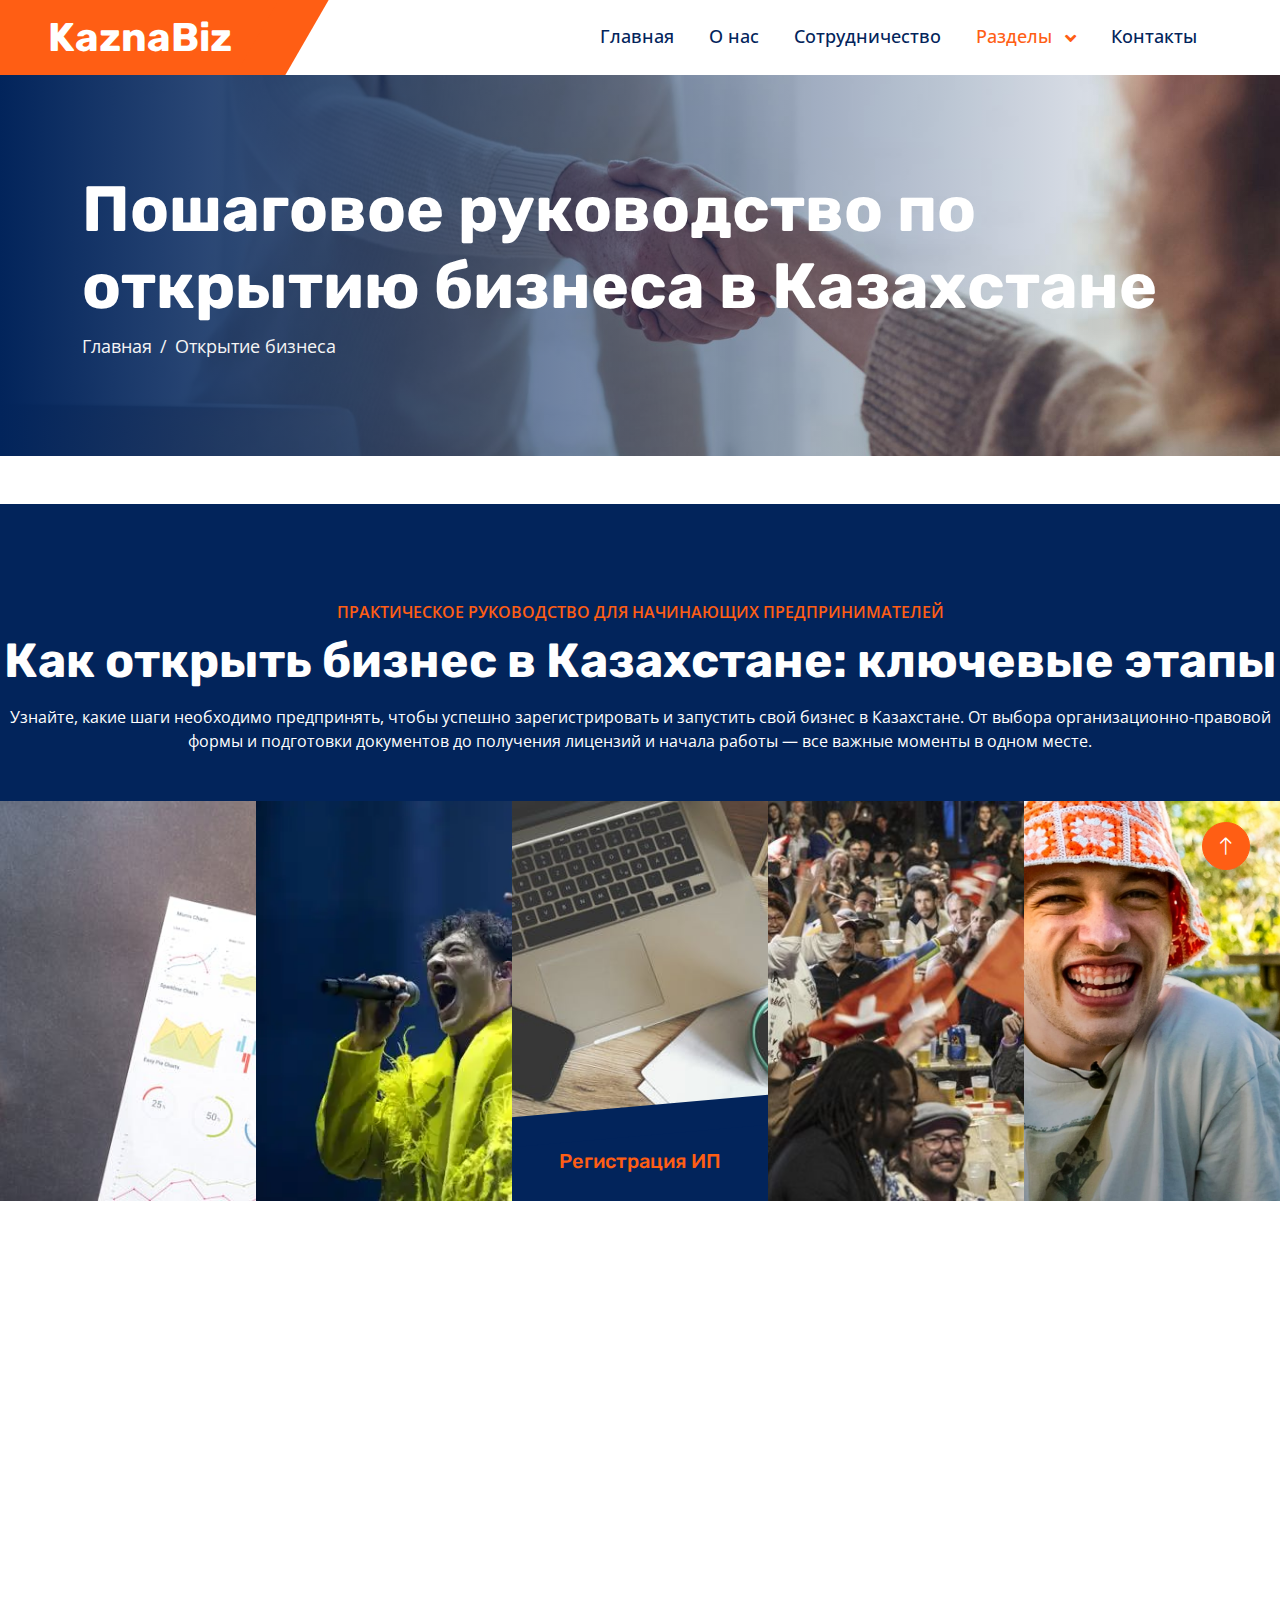
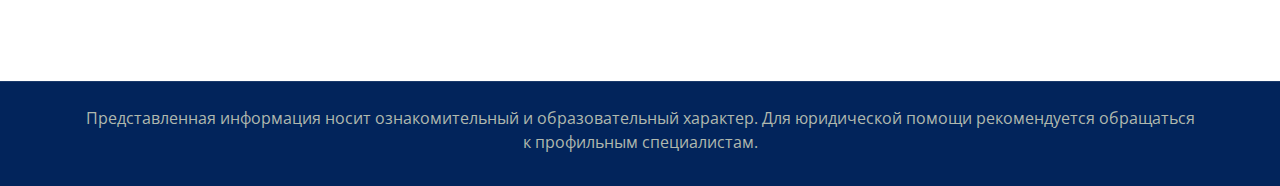
<file: service.html>
<!DOCTYPE html>
<html lang="en">
    <head>
        <meta charset="utf-8" />
        <title>KaznaBiz</title>
        <meta content="width=device-width, initial-scale=1.0" name="viewport" />
        <meta
            content="как открыть бизнес в Казахстане, регистрация ИП в Казахстане, пошаговое руководство по бизнесу в Казахстане, начать своё дело, открыть ТОО, предпринимательство Казахстан"
            name="keywords"
        />
        <meta
            content="Уникальное пошаговое руководство по открытию бизнеса в Казахстане для начинающих предпринимателей. Узнайте, как зарегистрировать ИП или ТОО, выбрать налоговую систему, получить разрешения и развивать своё дело."
            name="description"
        />

        <!-- Favicon -->
        <link href="img/favicon.ico" rel="icon" />

        <!-- Google Web Fonts -->
        <link rel="preconnect" href="https://fonts.googleapis.com" />
        <link rel="preconnect" href="https://fonts.gstatic.com" crossorigin />
        <link
            href="https://fonts.googleapis.com/css2?family=Open+Sans:wght@400;500;600&family=Rubik:wght@500;600;700&display=swap"
            rel="stylesheet"
        />

        <!-- Icon Font Stylesheet -->
        <link
            href="https://cdnjs.cloudflare.com/ajax/libs/font-awesome/5.10.0/css/all.min.css"
            rel="stylesheet"
        />
        <link
            href="https://cdn.jsdelivr.net/npm/bootstrap-icons@1.4.1/font/bootstrap-icons.css"
            rel="stylesheet"
        />

        <!-- Libraries Stylesheet -->
        <link href="lib/animate/animate.min.css" rel="stylesheet" />
        <link
            href="lib/owlcarousel/assets/owl.carousel.min.css"
            rel="stylesheet"
        />

        <!-- Customized Bootstrap Stylesheet -->
        <link href="css/bootstrap.min.css" rel="stylesheet" />

        <!-- Template Stylesheet -->
        <link href="css/style.css" rel="stylesheet" />
    </head>

    <body>
        <!-- Spinner Start -->
        <div
            id="spinner"
            class="show bg-white position-fixed translate-middle w-100 vh-100 top-50 start-50 d-flex align-items-center justify-content-center"
        >
            <div
                class="spinner-border text-primary"
                role="status"
                style="width: 3rem; height: 3rem"
            ></div>
        </div>
        <!-- Spinner End -->

        <!-- Navbar Start -->
        <nav
            class="navbar navbar-expand-lg bg-white navbar-light sticky-top py-0 pe-5"
        >
            <a href="index.html" class="navbar-brand ps-5 me-0">
                <h1 class="text-white m-0">KaznaBiz</h1>
            </a>
            <button
                type="button"
                class="navbar-toggler me-0"
                data-bs-toggle="collapse"
                data-bs-target="#navbarCollapse"
            >
                <span class="navbar-toggler-icon"></span>
            </button>
            <div class="collapse navbar-collapse" id="navbarCollapse">
                <div class="navbar-nav ms-auto p-4 p-lg-0">
                    <a href="index.html" class="nav-item nav-link">Главная</a>
                    <a href="about.html" class="nav-item nav-link">О нас</a>
                    <a href="work-with-me.html" class="nav-item nav-link"
                        >Сотрудничество</a
                    >
                    <div class="nav-item dropdown">
                        <a
                            href="#"
                            class="nav-link dropdown-toggle active"
                            data-bs-toggle="dropdown"
                        >
                            Разделы
                        </a>
                        <div class="dropdown-menu bg-light m-0">
                            <a href="blog.html" class="dropdown-item">Блог</a>
                            <a href="service.html" class="dropdown-item active"
                                >Услуги</a
                            >
                        </div>
                    </div>
                    <a href="contact.html" class="nav-item nav-link"
                        >Контакты</a
                    >
                </div>
            </div>
        </nav>
        <!-- Navbar End -->

        <!-- Page Header Start -->
        <div
            class="container-fluid page-header py-5 mb-5 wow fadeIn"
            data-wow-delay="0.1s"
        >
            <div class="container py-5">
                <h1 class="display-3 text-white animated slideInRight">
                    Пошаговое руководство по открытию бизнеса в Казахстане
                </h1>
                <nav aria-label="breadcrumb">
                    <ol class="breadcrumb animated slideInRight mb-0">
                        <li class="breadcrumb-item">
                            <a href="#">Главная</a>
                        </li>
                        <li class="breadcrumb-item active" aria-current="page">
                            Открытие бизнеса
                        </li>
                    </ol>
                </nav>
            </div>
        </div>
        <!-- Page Header End -->

        <!-- Project Start -->
        <div class="container-fluid bg-dark pt-5 my-5 px-0">
            <div
                class="text-center mx-auto mt-5 wow fadeIn"
                data-wow-delay="0.1s"
            >
                <p class="fw-medium text-uppercase text-primary mb-2">
                    Практическое руководство для начинающих предпринимателей
                </p>
                <h1 class="display-5 text-white mb-3">
                    Как открыть бизнес в Казахстане: ключевые этапы
                </h1>
                <p class="text-white mb-5">
                    Узнайте, какие шаги необходимо предпринять, чтобы успешно
                    зарегистрировать и запустить свой бизнес в Казахстане. От
                    выбора организационно-правовой формы и подготовки документов
                    до получения лицензий и начала работы — все важные моменты в
                    одном месте.
                </p>
            </div>
            <div
                class="owl-carousel project-carousel wow fadeIn"
                data-wow-delay="0.1s"
            >
                <a class="project-item" href="">
                    <img
                        class="img-fluid"
                        src="img/project-1.jpg"
                        alt="Регистрация ИП"
                    />
                    <div class="project-title">
                        <h5 class="text-primary mb-0">Регистрация ИП</h5>
                    </div>
                </a>
                <a class="project-item" href="">
                    <img
                        class="img-fluid"
                        src="img/project-2.jpg"
                        alt="Выбор налогового режима"
                    />
                    <div class="project-title">
                        <h5 class="text-primary mb-0">
                            Выбор налогового режима
                        </h5>
                    </div>
                </a>
                <a class="project-item" href="">
                    <img
                        class="img-fluid"
                        src="img/project-3.jpg"
                        alt="Получение лицензий"
                    />
                    <div class="project-title">
                        <h5 class="text-primary mb-0">Получение лицензий</h5>
                    </div>
                </a>
                <a class="project-item" href="">
                    <img
                        class="img-fluid"
                        src="img/project-4.jpg"
                        alt="Открытие расчетного счета"
                    />
                    <div class="project-title">
                        <h5 class="text-primary mb-0">
                            Открытие расчетного счета
                        </h5>
                    </div>
                </a>
                <a class="project-item" href="">
                    <img
                        class="img-fluid"
                        src="img/project-5.jpg"
                        alt="Продвижение бизнеса"
                    />
                    <div class="project-title">
                        <h5 class="text-primary mb-0">Продвижение бизнеса</h5>
                    </div>
                </a>
                <a class="project-item" href="">
                    <img
                        class="img-fluid"
                        src="img/project-6.jpg"
                        alt="Ведение отчетности"
                    />
                    <div class="project-title">
                        <h5 class="text-primary mb-0">Ведение отчетности</h5>
                    </div>
                </a>
            </div>
        </div>
        <!-- Project End -->

        <!-- Footer Start -->
        <div
            class="container-fluid bg-dark footer mt-5 py-5 wow fadeIn"
            data-wow-delay="0.1s"
        >
            <div class="container py-5">
                <div class="row g-5">
                    <div class="col-lg-4 col-md-6">
                        <h5 class="text-white mb-4">О проекте</h5>
                        <p class="mb-2">
                            Добро пожаловать на KaznaBiz — информационный
                            ресурс, посвящённый пошаговому запуску бизнеса в
                            Казахстане. Здесь собраны практические рекомендации
                            и актуальная информация для начинающих
                            предпринимателей.
                        </p>
                        <p style="color: #ff5e14">kazna_biz@gmail.com</p>
                    </div>
                    <div class="col-lg-4 col-md-6">
                        <h5 class="text-white mb-4">Полезные разделы</h5>
                        <a class="btn btn-link" href="">О проекте</a>
                        <a class="btn btn-link" href="">Контактные данные</a>
                        <a class="btn btn-link" href="terms-of-use.html"
                            >Правила пользования</a
                        >
                        <a class="btn btn-link" href="privacy-policy.html"
                            >Политика конфиденциальности</a
                        >
                        <a class="btn btn-link" href="cookie-policy.html"
                            >Информация о Cookie</a
                        >
                        <a class="btn btn-link" href="bussines-model.html"
                            >Модель бизнеса</a
                        >
                    </div>
                    <div class="col-lg-4 col-md-6">
                        <h5 class="text-white mb-4">Подписка на новости</h5>
                        <p>
                            Получайте свежие рекомендации и обновления по
                            вопросам запуска и ведения бизнеса.
                        </p>
                        <div class="position-relative w-100">
                            <form action="thanks.html" method="get">
                                <input
                                    class="form-control bg-transparent w-100 py-3 ps-4 pe-5"
                                    type="text"
                                    placeholder="Ваш e-mail"
                                    id="email"
                                    required
                                />
                                <button
                                    type="submit"
                                    class="btn btn-primary py-2 position-absolute top-0 end-0 mt-2 me-2"
                                    id="submit"
                                >
                                    Подписаться
                                </button>
                            </form>
                        </div>
                    </div>
                </div>
            </div>
        </div>
        <!-- Footer End -->

        <!-- Copyright Start -->
        <div class="container-fluid copyright bg-dark py-4">
            <div class="container text-center">
                <p class="mb-2">
                    Представленная информация носит ознакомительный и
                    образовательный характер. Для юридической помощи
                    рекомендуется обращаться к профильным специалистам.
                </p>
            </div>
        </div>
        <!-- Copyright End -->

        <!-- Back to Top -->
        <a
            href="#"
            class="btn btn-lg btn-primary btn-lg-square rounded-circle back-to-top"
            ><i class="bi bi-arrow-up"></i
        ></a>

        <!-- Cookie banner -->
        <div class="cookie-wrapper">
            <div class="sub-wrapper">
                <div>
                    <i class="bx bx-cookie"></i>
                    <h2 style="text-align: center">
                        Согласие на использование Cookie
                    </h2>
                </div>

                <div class="data">
                    <p id="cookie-text">
                        Этот сайт применяет Cookie для улучшения качества вашего
                        взаимодействия.
                        <a href="cookie-policy.html">Подробнее...</a>
                    </p>
                </div>

                <div class="buttons">
                    <button class="cookie-button" id="acceptBtn">
                        Принять
                    </button>
                    <button class="cookie-button" id="declineBtn">
                        Отклонить
                    </button>
                </div>
            </div>
        </div>
        <!-- End Cookie banner -->

        <!-- JavaScript Libraries -->
        <script src="https://code.jquery.com/jquery-3.4.1.min.js"></script>
        <script src="https://cdn.jsdelivr.net/npm/bootstrap@5.0.0/dist/js/bootstrap.bundle.min.js"></script>
        <script src="lib/wow/wow.min.js"></script>
        <script src="lib/easing/easing.min.js"></script>
        <script src="lib/waypoints/waypoints.min.js"></script>
        <script src="lib/owlcarousel/owl.carousel.min.js"></script>
        <script src="lib/counterup/counterup.min.js"></script>

        <!-- Template Javascript -->
        <script src="js/main.js"></script>
        <script src="js/cookiebanner.js"></script>
    </body>
</html>
</file>
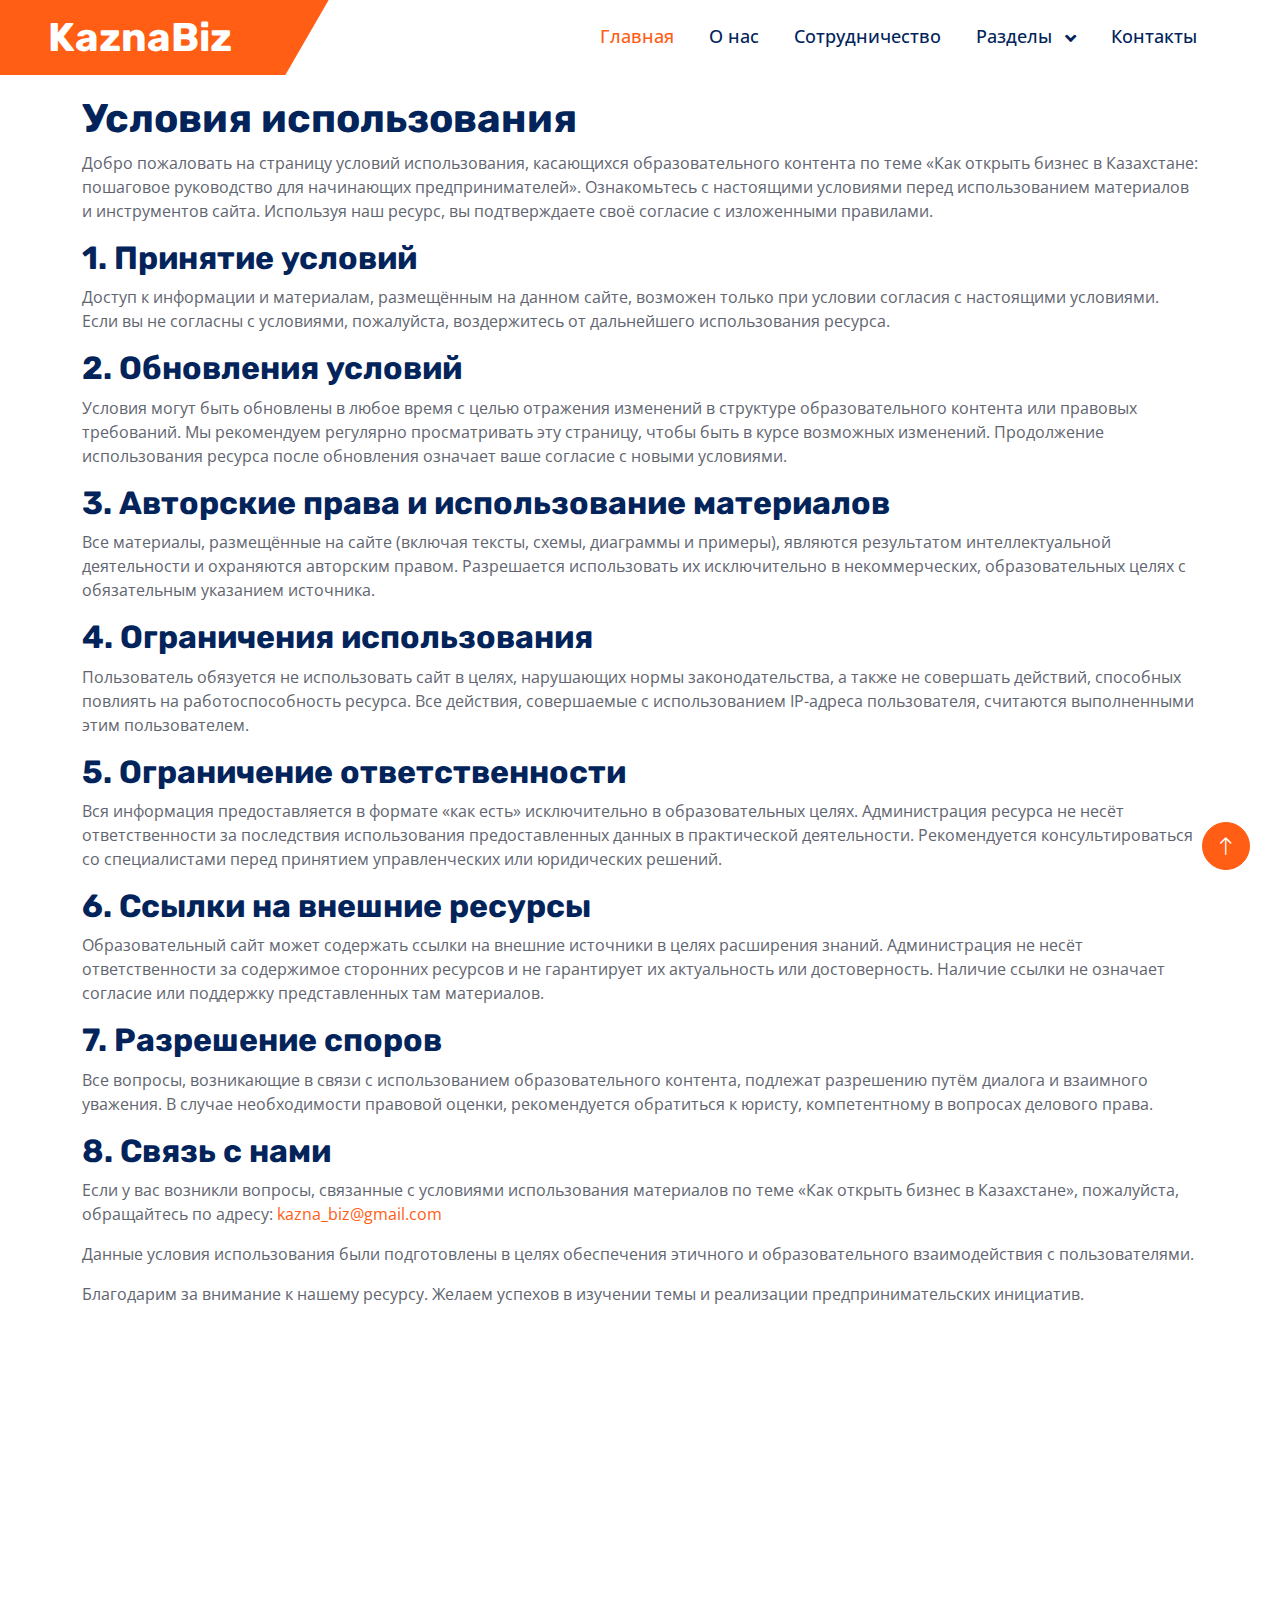
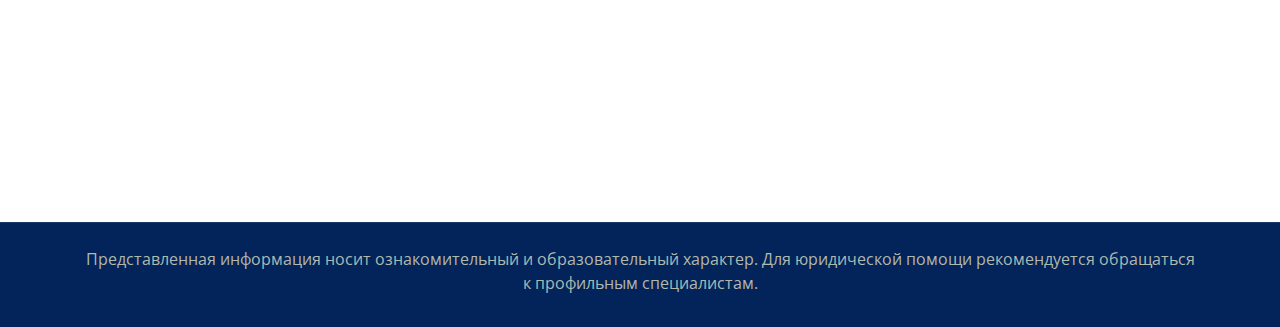
<file: terms-of-use.html>
<!DOCTYPE html>
<html lang="en">
    <head>
        <meta charset="utf-8" />
        <title>KaznaBiz</title>
        <meta content="width=device-width, initial-scale=1.0" name="viewport" />
        <meta
            content="как открыть бизнес в Казахстане, регистрация ИП в Казахстане, пошаговое руководство по бизнесу в Казахстане, начать своё дело, открыть ТОО, предпринимательство Казахстан"
            name="keywords"
        />
        <meta
            content="Уникальное пошаговое руководство по открытию бизнеса в Казахстане для начинающих предпринимателей. Узнайте, как зарегистрировать ИП или ТОО, выбрать налоговую систему, получить разрешения и развивать своё дело."
            name="description"
        />

        <!-- Favicon -->
        <link href="img/favicon.ico" rel="icon" />

        <!-- Google Web Fonts -->
        <link rel="preconnect" href="https://fonts.googleapis.com" />
        <link rel="preconnect" href="https://fonts.gstatic.com" crossorigin />
        <link
            href="https://fonts.googleapis.com/css2?family=Open+Sans:wght@400;500;600&family=Rubik:wght@500;600;700&display=swap"
            rel="stylesheet"
        />

        <!-- Icon Font Stylesheet -->
        <link
            href="https://cdnjs.cloudflare.com/ajax/libs/font-awesome/5.10.0/css/all.min.css"
            rel="stylesheet"
        />
        <link
            href="https://cdn.jsdelivr.net/npm/bootstrap-icons@1.4.1/font/bootstrap-icons.css"
            rel="stylesheet"
        />

        <!-- Libraries Stylesheet -->
        <link href="lib/animate/animate.min.css" rel="stylesheet" />
        <link
            href="lib/owlcarousel/assets/owl.carousel.min.css"
            rel="stylesheet"
        />

        <!-- Customized Bootstrap Stylesheet -->
        <link href="css/bootstrap.min.css" rel="stylesheet" />

        <!-- Template Stylesheet -->
        <link href="css/style.css" rel="stylesheet" />
    </head>

    <body>
        <!-- Spinner Start -->
        <div
            id="spinner"
            class="show bg-white position-fixed translate-middle w-100 vh-100 top-50 start-50 d-flex align-items-center justify-content-center"
        >
            <div
                class="spinner-border text-primary"
                role="status"
                style="width: 3rem; height: 3rem"
            ></div>
        </div>
        <!-- Spinner End -->

        <!-- Navbar Start -->
        <nav
            class="navbar navbar-expand-lg bg-white navbar-light sticky-top py-0 pe-5"
        >
            <a href="index.html" class="navbar-brand ps-5 me-0">
                <h1 class="text-white m-0">KaznaBiz</h1>
            </a>
            <button
                type="button"
                class="navbar-toggler me-0"
                data-bs-toggle="collapse"
                data-bs-target="#navbarCollapse"
            >
                <span class="navbar-toggler-icon"></span>
            </button>
            <div class="collapse navbar-collapse" id="navbarCollapse">
                <div class="navbar-nav ms-auto p-4 p-lg-0">
                    <a href="index.html" class="nav-item nav-link active"
                        >Главная</a
                    >
                    <a href="about.html" class="nav-item nav-link">О нас</a>
                    <a href="work-with-me.html" class="nav-item nav-link"
                        >Сотрудничество</a
                    >
                    <div class="nav-item dropdown">
                        <a
                            href="#"
                            class="nav-link dropdown-toggle"
                            data-bs-toggle="dropdown"
                        >
                            Разделы
                        </a>
                        <div class="dropdown-menu bg-light m-0">
                            <a href="blog.html" class="dropdown-item">Блог</a>
                            <a href="service.html" class="dropdown-item"
                                >Услуги</a
                            >
                        </div>
                    </div>
                    <a href="contact.html" class="nav-item nav-link"
                        >Контакты</a
                    >
                </div>
            </div>
        </nav>
        <!-- Navbar End -->

        <main>
            <article class="container additional-wrapper">
                <div class="row s-header__inner" style="padding: 20px 0px">
                    <h1>Условия использования</h1>

                    <p>
                        Добро пожаловать на страницу условий использования,
                        касающихся образовательного контента по теме «Как
                        открыть бизнес в Казахстане: пошаговое руководство для
                        начинающих предпринимателей». Ознакомьтесь с настоящими
                        условиями перед использованием материалов и инструментов
                        сайта. Используя наш ресурс, вы подтверждаете своё
                        согласие с изложенными правилами.
                    </p>

                    <h2>1. Принятие условий</h2>
                    <p>
                        Доступ к информации и материалам, размещённым на данном
                        сайте, возможен только при условии согласия с настоящими
                        условиями. Если вы не согласны с условиями, пожалуйста,
                        воздержитесь от дальнейшего использования ресурса.
                    </p>

                    <h2>2. Обновления условий</h2>
                    <p>
                        Условия могут быть обновлены в любое время с целью
                        отражения изменений в структуре образовательного
                        контента или правовых требований. Мы рекомендуем
                        регулярно просматривать эту страницу, чтобы быть в курсе
                        возможных изменений. Продолжение использования ресурса
                        после обновления означает ваше согласие с новыми
                        условиями.
                    </p>

                    <h2>3. Авторские права и использование материалов</h2>
                    <p>
                        Все материалы, размещённые на сайте (включая тексты,
                        схемы, диаграммы и примеры), являются результатом
                        интеллектуальной деятельности и охраняются авторским
                        правом. Разрешается использовать их исключительно в
                        некоммерческих, образовательных целях с обязательным
                        указанием источника.
                    </p>

                    <h2>4. Ограничения использования</h2>
                    <p>
                        Пользователь обязуется не использовать сайт в целях,
                        нарушающих нормы законодательства, а также не совершать
                        действий, способных повлиять на работоспособность
                        ресурса. Все действия, совершаемые с использованием
                        IP-адреса пользователя, считаются выполненными этим
                        пользователем.
                    </p>

                    <h2>5. Ограничение ответственности</h2>
                    <p>
                        Вся информация предоставляется в формате «как есть»
                        исключительно в образовательных целях. Администрация
                        ресурса не несёт ответственности за последствия
                        использования предоставленных данных в практической
                        деятельности. Рекомендуется консультироваться со
                        специалистами перед принятием управленческих или
                        юридических решений.
                    </p>

                    <h2>6. Ссылки на внешние ресурсы</h2>
                    <p>
                        Образовательный сайт может содержать ссылки на внешние
                        источники в целях расширения знаний. Администрация не
                        несёт ответственности за содержимое сторонних ресурсов и
                        не гарантирует их актуальность или достоверность.
                        Наличие ссылки не означает согласие или поддержку
                        представленных там материалов.
                    </p>

                    <h2>7. Разрешение споров</h2>
                    <p>
                        Все вопросы, возникающие в связи с использованием
                        образовательного контента, подлежат разрешению путём
                        диалога и взаимного уважения. В случае необходимости
                        правовой оценки, рекомендуется обратиться к юристу,
                        компетентному в вопросах делового права.
                    </p>

                    <h2>8. Связь с нами</h2>
                    <p>
                        Если у вас возникли вопросы, связанные с условиями
                        использования материалов по теме «Как открыть бизнес в
                        Казахстане», пожалуйста, обращайтесь по адресу:
                        <a href="mailto:kazna_biz@gmail.com"
                            >kazna_biz@gmail.com</a
                        >
                    </p>

                    <p>
                        Данные условия использования были подготовлены в целях
                        обеспечения этичного и образовательного взаимодействия с
                        пользователями.
                    </p>

                    <p>
                        Благодарим за внимание к нашему ресурсу. Желаем успехов
                        в изучении темы и реализации предпринимательских
                        инициатив.
                    </p>
                </div>
            </article>
        </main>

        <!-- Footer Start -->
        <div
            class="container-fluid bg-dark footer mt-5 py-5 wow fadeIn"
            data-wow-delay="0.1s"
        >
            <div class="container py-5">
                <div class="row g-5">
                    <div class="col-lg-4 col-md-6">
                        <h5 class="text-white mb-4">О проекте</h5>
                        <p class="mb-2">
                            Добро пожаловать на KaznaBiz — информационный
                            ресурс, посвящённый пошаговому запуску бизнеса в
                            Казахстане. Здесь собраны практические рекомендации
                            и актуальная информация для начинающих
                            предпринимателей.
                        </p>
                        <p style="color: #ff5e14">kazna_biz@gmail.com</p>
                    </div>
                    <div class="col-lg-4 col-md-6">
                        <h5 class="text-white mb-4">Полезные разделы</h5>
                        <a class="btn btn-link" href="">О проекте</a>
                        <a class="btn btn-link" href="">Контактные данные</a>
                        <a class="btn btn-link" href="terms-of-use.html"
                            >Правила пользования</a
                        >
                        <a class="btn btn-link" href="privacy-policy.html"
                            >Политика конфиденциальности</a
                        >
                        <a class="btn btn-link" href="cookie-policy.html"
                            >Информация о Cookie</a
                        >
                        <a class="btn btn-link" href="bussines-model.html"
                            >Модель бизнеса</a
                        >
                    </div>
                    <div class="col-lg-4 col-md-6">
                        <h5 class="text-white mb-4">Подписка на новости</h5>
                        <p>
                            Получайте свежие рекомендации и обновления по
                            вопросам запуска и ведения бизнеса.
                        </p>
                        <div class="position-relative w-100">
                            <form action="thanks.html" method="get">
                                <input
                                    class="form-control bg-transparent w-100 py-3 ps-4 pe-5"
                                    type="text"
                                    placeholder="Ваш e-mail"
                                    id="email"
                                    required
                                />
                                <button
                                    type="submit"
                                    class="btn btn-primary py-2 position-absolute top-0 end-0 mt-2 me-2"
                                    id="submit"
                                >
                                    Подписаться
                                </button>
                            </form>
                        </div>
                    </div>
                </div>
            </div>
        </div>
        <!-- Footer End -->

        <!-- Copyright Start -->
        <div class="container-fluid copyright bg-dark py-4">
            <div class="container text-center">
                <p class="mb-2">
                    Представленная информация носит ознакомительный и
                    образовательный характер. Для юридической помощи
                    рекомендуется обращаться к профильным специалистам.
                </p>
            </div>
        </div>
        <!-- Copyright End -->

        <!-- Back to Top -->
        <a
            href="#"
            class="btn btn-lg btn-primary btn-lg-square rounded-circle back-to-top"
            ><i class="bi bi-arrow-up"></i
        ></a>

        <!-- Cookie banner -->
        <div class="cookie-wrapper">
            <div class="sub-wrapper">
                <div>
                    <i class="bx bx-cookie"></i>
                    <h2 style="text-align: center">
                        Согласие на использование Cookie
                    </h2>
                </div>

                <div class="data">
                    <p id="cookie-text">
                        Этот сайт применяет Cookie для улучшения качества вашего
                        взаимодействия.
                        <a href="cookie-policy.html">Подробнее...</a>
                    </p>
                </div>

                <div class="buttons">
                    <button class="cookie-button" id="acceptBtn">
                        Принять
                    </button>
                    <button class="cookie-button" id="declineBtn">
                        Отклонить
                    </button>
                </div>
            </div>
        </div>
        <!-- End Cookie banner -->

        <!-- JavaScript Libraries -->
        <script src="https://code.jquery.com/jquery-3.4.1.min.js"></script>
        <script src="https://cdn.jsdelivr.net/npm/bootstrap@5.0.0/dist/js/bootstrap.bundle.min.js"></script>
        <script src="lib/wow/wow.min.js"></script>
        <script src="lib/easing/easing.min.js"></script>
        <script src="lib/waypoints/waypoints.min.js"></script>
        <script src="lib/owlcarousel/owl.carousel.min.js"></script>
        <script src="lib/counterup/counterup.min.js"></script>

        <!-- Template Javascript -->
        <script src="js/main.js"></script>
        <script src="js/cookiebanner.js"></script>
    </body>
</html>
</file>
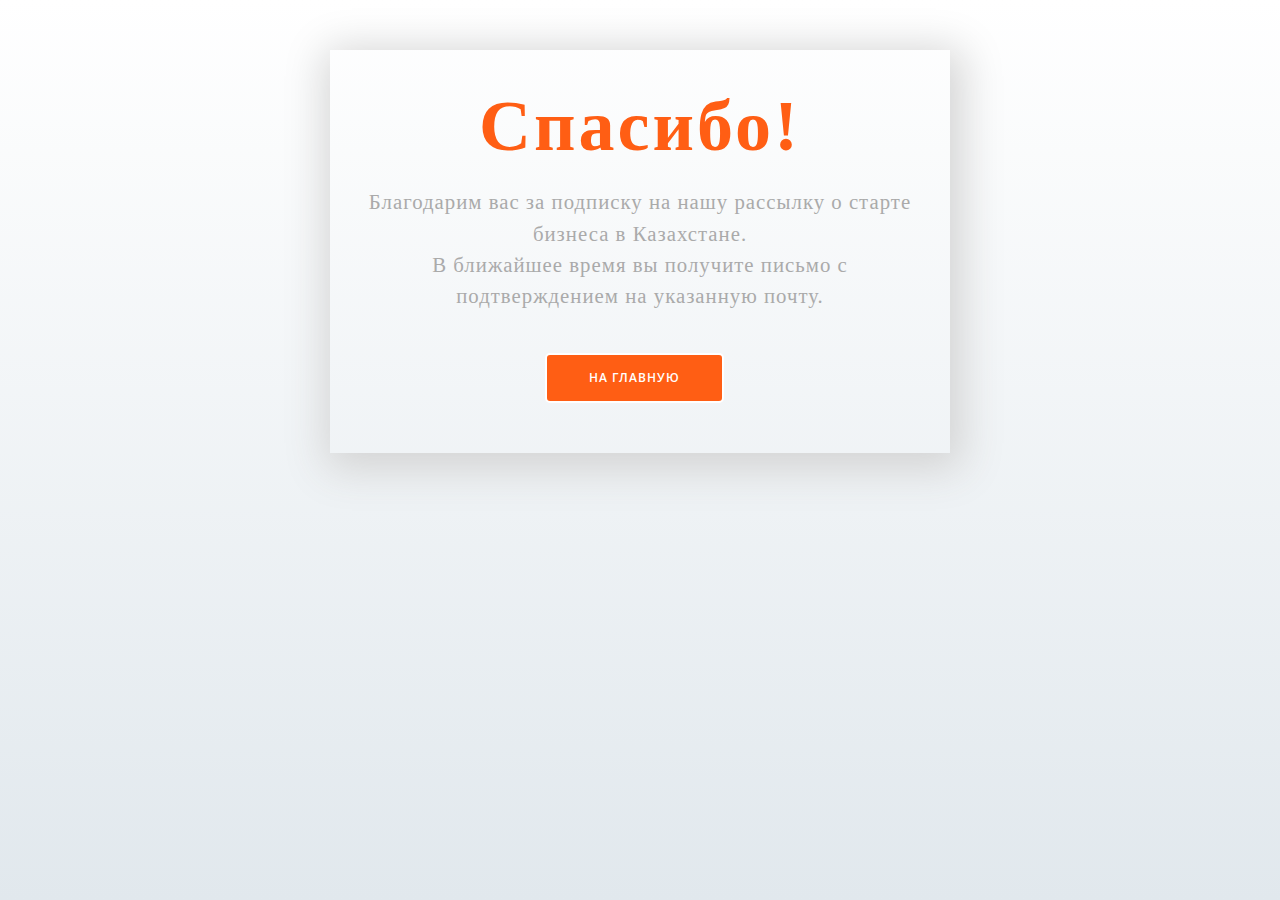
<file: thanks.html>
<!DOCTYPE html>
<html lang="en">
    <head>
        <meta charset="utf-8" />
        <title>KaznaBiz</title>
        <meta content="width=device-width, initial-scale=1.0" name="viewport" />
        <meta
            content="как открыть бизнес в Казахстане, регистрация ИП в Казахстане, пошаговое руководство по бизнесу в Казахстане, начать своё дело, открыть ТОО, предпринимательство Казахстан"
            name="keywords"
        />
        <meta
            content="Уникальное пошаговое руководство по открытию бизнеса в Казахстане для начинающих предпринимателей. Узнайте, как зарегистрировать ИП или ТОО, выбрать налоговую систему, получить разрешения и развивать своё дело."
            name="description"
        />

        <!-- Favicon -->
        <link href="img/favicon.ico" rel="icon" />

        <!-- Google Web Fonts -->
        <link rel="preconnect" href="https://fonts.googleapis.com" />
        <link rel="preconnect" href="https://fonts.gstatic.com" crossorigin />
        <link
            href="https://fonts.googleapis.com/css2?family=Open+Sans:wght@400;500;600&family=Rubik:wght@500;600;700&display=swap"
            rel="stylesheet"
        />

        <!-- Icon Font Stylesheet -->
        <link
            href="https://cdnjs.cloudflare.com/ajax/libs/font-awesome/5.10.0/css/all.min.css"
            rel="stylesheet"
        />
        <link
            href="https://cdn.jsdelivr.net/npm/bootstrap-icons@1.4.1/font/bootstrap-icons.css"
            rel="stylesheet"
        />

        <!-- Libraries Stylesheet -->
        <link href="lib/animate/animate.min.css" rel="stylesheet" />
        <link
            href="lib/owlcarousel/assets/owl.carousel.min.css"
            rel="stylesheet"
        />

        <!-- Customized Bootstrap Stylesheet -->
        <link href="css/bootstrap.min.css" rel="stylesheet" />

        <!-- Template Stylesheet -->
        <link href="css/style.css" rel="stylesheet" />
        <link href="css/thanks.css" rel="stylesheet" />
    </head>

    <body>
        <div class="content">
            <div class="wrapper-1">
                <div class="wrapper-2">
                    <h1>Спасибо!</h1>
                    <p>
                        Благодарим вас за подписку на нашу рассылку о старте
                        бизнеса в Казахстане.
                    </p>
                    <p>
                        В ближайшее время вы получите письмо с подтверждением на
                        указанную почту.
                    </p>
                    <a href="index.html">
                        <button class="go-home">На главную</button>
                    </a>
                </div>
            </div>
        </div>
    </body>
</html>
</file>
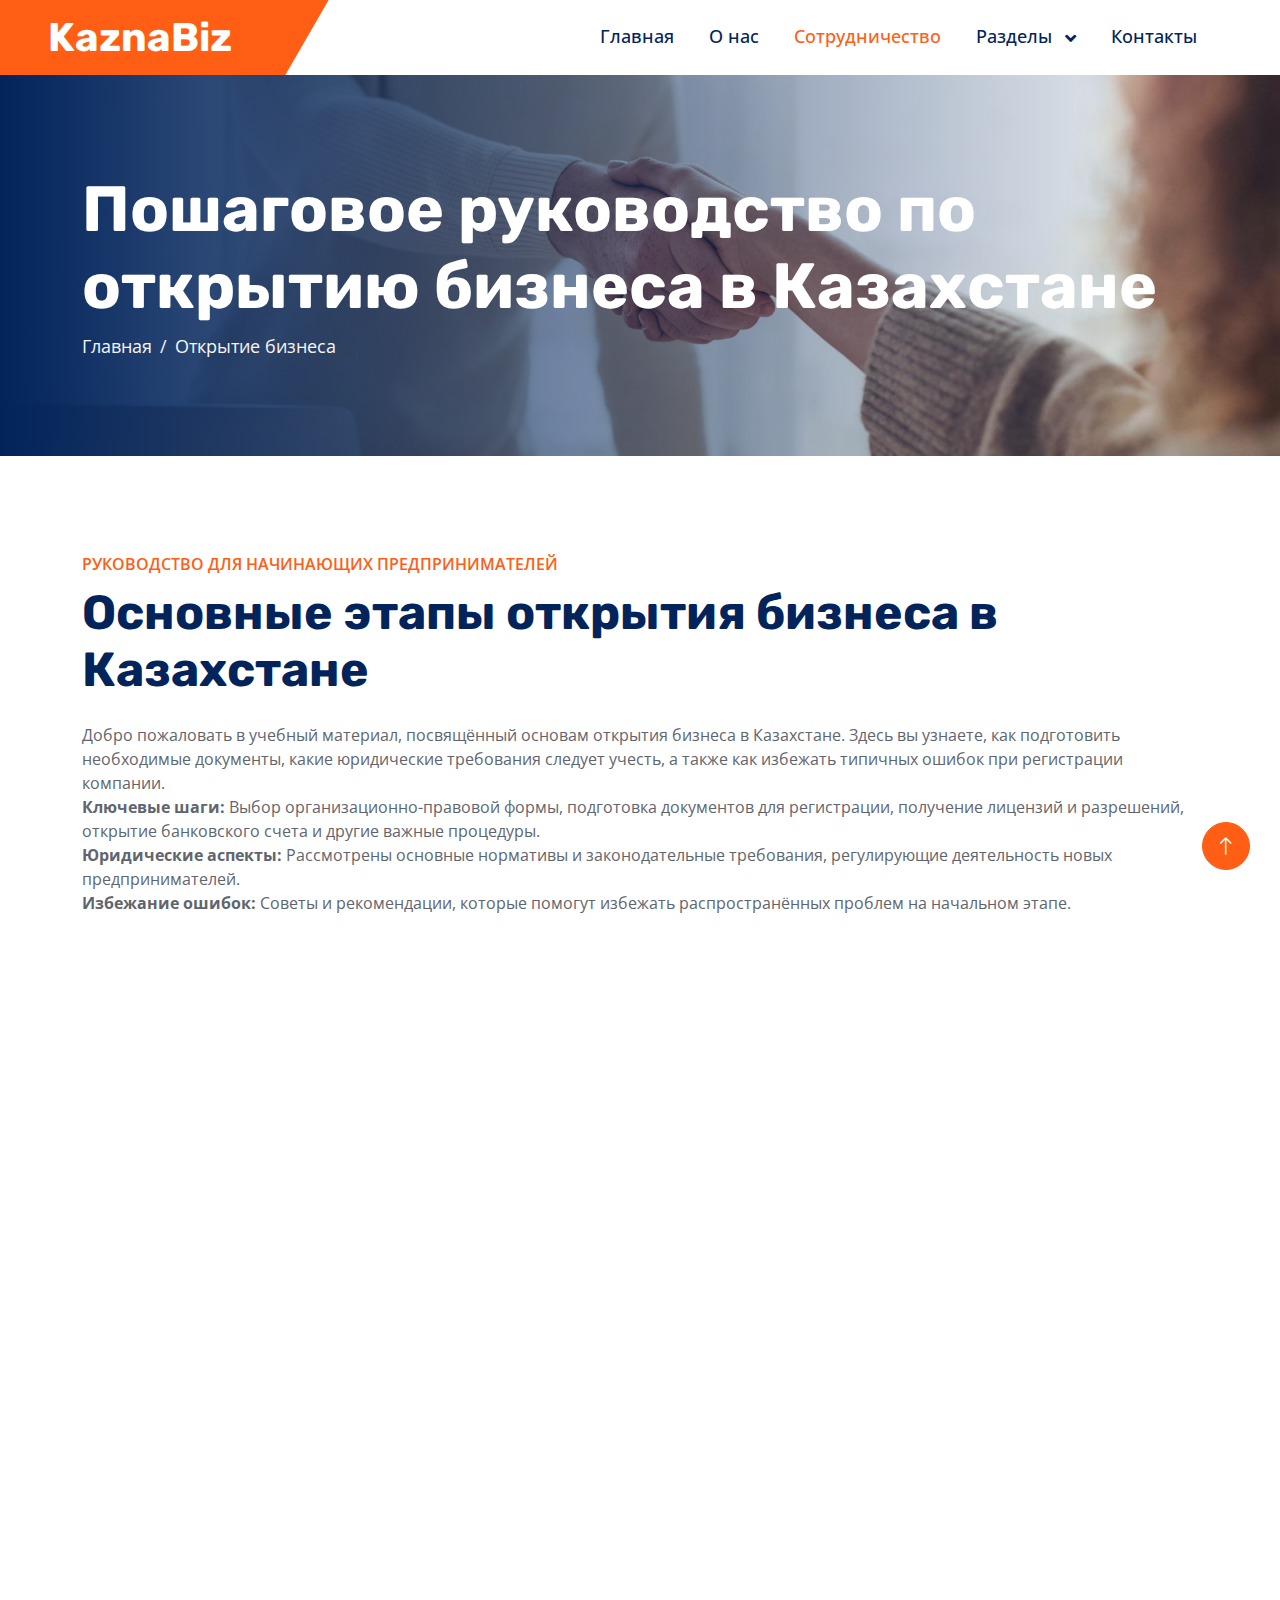
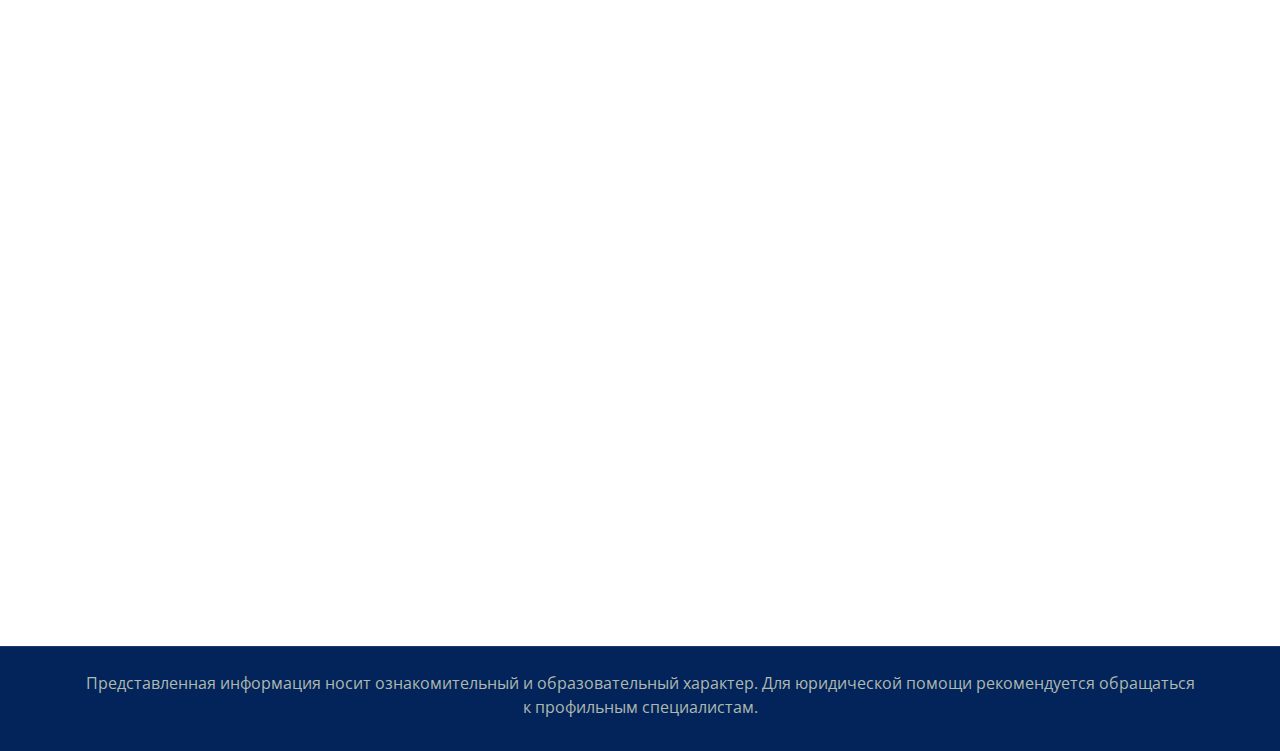
<file: work-with-me.html>
<!DOCTYPE html>
<html lang="en">
    <head>
        <meta charset="utf-8" />
        <title>KaznaBiz</title>
        <meta content="width=device-width, initial-scale=1.0" name="viewport" />
        <meta
            content="как открыть бизнес в Казахстане, регистрация ИП в Казахстане, пошаговое руководство по бизнесу в Казахстане, начать своё дело, открыть ТОО, предпринимательство Казахстан"
            name="keywords"
        />
        <meta
            content="Уникальное пошаговое руководство по открытию бизнеса в Казахстане для начинающих предпринимателей. Узнайте, как зарегистрировать ИП или ТОО, выбрать налоговую систему, получить разрешения и развивать своё дело."
            name="description"
        />

        <!-- Favicon -->
        <link href="img/favicon.ico" rel="icon" />

        <!-- Google Web Fonts -->
        <link rel="preconnect" href="https://fonts.googleapis.com" />
        <link rel="preconnect" href="https://fonts.gstatic.com" crossorigin />
        <link
            href="https://fonts.googleapis.com/css2?family=Open+Sans:wght@400;500;600&family=Rubik:wght@500;600;700&display=swap"
            rel="stylesheet"
        />

        <!-- Icon Font Stylesheet -->
        <link
            href="https://cdnjs.cloudflare.com/ajax/libs/font-awesome/5.10.0/css/all.min.css"
            rel="stylesheet"
        />
        <link
            href="https://cdn.jsdelivr.net/npm/bootstrap-icons@1.4.1/font/bootstrap-icons.css"
            rel="stylesheet"
        />

        <!-- Libraries Stylesheet -->
        <link href="lib/animate/animate.min.css" rel="stylesheet" />
        <link
            href="lib/owlcarousel/assets/owl.carousel.min.css"
            rel="stylesheet"
        />

        <!-- Customized Bootstrap Stylesheet -->
        <link href="css/bootstrap.min.css" rel="stylesheet" />

        <!-- Template Stylesheet -->
        <link href="css/style.css" rel="stylesheet" />
    </head>

    <body>
        <!-- Spinner Start -->
        <div
            id="spinner"
            class="show bg-white position-fixed translate-middle w-100 vh-100 top-50 start-50 d-flex align-items-center justify-content-center"
        >
            <div
                class="spinner-border text-primary"
                role="status"
                style="width: 3rem; height: 3rem"
            ></div>
        </div>
        <!-- Spinner End -->

        <!-- Navbar Start -->
        <nav
            class="navbar navbar-expand-lg bg-white navbar-light sticky-top py-0 pe-5"
        >
            <a href="index.html" class="navbar-brand ps-5 me-0">
                <h1 class="text-white m-0">KaznaBiz</h1>
            </a>
            <button
                type="button"
                class="navbar-toggler me-0"
                data-bs-toggle="collapse"
                data-bs-target="#navbarCollapse"
            >
                <span class="navbar-toggler-icon"></span>
            </button>
            <div class="collapse navbar-collapse" id="navbarCollapse">
                <div class="navbar-nav ms-auto p-4 p-lg-0">
                    <a href="index.html" class="nav-item nav-link">Главная</a>
                    <a href="about.html" class="nav-item nav-link">О нас</a>
                    <a href="work-with-me.html" class="nav-item nav-link active"
                        >Сотрудничество</a
                    >
                    <div class="nav-item dropdown">
                        <a
                            href="#"
                            class="nav-link dropdown-toggle"
                            data-bs-toggle="dropdown"
                        >
                            Разделы
                        </a>
                        <div class="dropdown-menu bg-light m-0">
                            <a href="blog.html" class="dropdown-item">Блог</a>
                            <a href="service.html" class="dropdown-item"
                                >Услуги</a
                            >
                        </div>
                    </div>
                    <a href="contact.html" class="nav-item nav-link"
                        >Контакты</a
                    >
                </div>
            </div>
        </nav>
        <!-- Navbar End -->

        <!-- Page Header Start -->
        <div
            class="container-fluid page-header py-5 mb-5 wow fadeIn"
            data-wow-delay="0.1s"
        >
            <div class="container py-5">
                <h1 class="display-3 text-white animated slideInRight">
                    Пошаговое руководство по открытию бизнеса в Казахстане
                </h1>
                <nav aria-label="breadcrumb">
                    <ol class="breadcrumb animated slideInRight mb-0">
                        <li class="breadcrumb-item">
                            <a href="#">Главная</a>
                        </li>
                        <li class="breadcrumb-item active" aria-current="page">
                            Открытие бизнеса
                        </li>
                    </ol>
                </nav>
            </div>
        </div>
        <!-- Page Header End -->

        <!-- Work Start -->
        <div class="container-xxl py-5">
            <div class="container">
                <div
                    class="text-start mx-auto pb-4 wow fadeInUp"
                    data-wow-delay="0.1s"
                >
                    <p class="fw-medium text-uppercase text-primary mb-2">
                        Руководство для начинающих предпринимателей
                    </p>
                    <h1 class="display-5 mb-4">
                        Основные этапы открытия бизнеса в Казахстане
                    </h1>
                    <p>
                        Добро пожаловать в учебный материал, посвящённый основам
                        открытия бизнеса в Казахстане. Здесь вы узнаете, как
                        подготовить необходимые документы, какие юридические
                        требования следует учесть, а также как избежать типичных
                        ошибок при регистрации компании.
                        <br />
                        <strong>Ключевые шаги:</strong> Выбор
                        организационно-правовой формы, подготовка документов для
                        регистрации, получение лицензий и разрешений, открытие
                        банковского счета и другие важные процедуры.
                        <br />
                        <strong>Юридические аспекты:</strong> Рассмотрены
                        основные нормативы и законодательные требования,
                        регулирующие деятельность новых предпринимателей.
                        <br />
                        <strong>Избежание ошибок:</strong> Советы и
                        рекомендации, которые помогут избежать распространённых
                        проблем на начальном этапе.
                    </p>
                </div>
            </div>
        </div>
        <!-- Work End -->

        <!-- Testimonial Start -->
        <div class="container-xxl py-5">
            <div class="container">
                <div
                    class="text-center mx-auto wow fadeInUp"
                    data-wow-delay="0.1s"
                    style="max-width: 600px"
                >
                    <p class="fw-medium text-uppercase text-primary mb-2">
                        Истории успеха
                    </p>
                    <h1 class="display-5 mb-5">
                        Опыт начинающих предпринимателей в Казахстане
                    </h1>
                </div>
                <div
                    class="owl-carousel testimonial-carousel wow fadeInUp"
                    data-wow-delay="0.1s"
                >
                    <div class="testimonial-item text-center">
                        <div class="testimonial-img position-relative">
                            <img
                                class="img-fluid rounded-circle mx-auto mb-5"
                                src="img/testimonial-1.jpg"
                                alt="Иван Петров"
                            />
                            <div class="btn-square bg-primary rounded-circle">
                                <i class="fa fa-quote-left text-white"></i>
                            </div>
                        </div>
                        <div class="testimonial-text text-center rounded p-4">
                            <p>
                                Иван Петров успешно зарегистрировал ИП в Алматы,
                                уделив особое внимание выбору налогового режима
                                и правильному оформлению документов. Его бизнес
                                в сфере услуг стабильно развивается благодаря
                                тщательной подготовке и соблюдению всех правовых
                                норм.
                            </p>
                            <h5 class="mb-1">Иван Петров</h5>
                            <span class="fst-italic">Предприниматель</span>
                        </div>
                    </div>
                    <div class="testimonial-item text-center">
                        <div class="testimonial-img position-relative">
                            <img
                                class="img-fluid rounded-circle mx-auto mb-5"
                                src="img/testimonial-2.jpg"
                                alt="Ольга Смирнова"
                            />
                            <div class="btn-square bg-primary rounded-circle">
                                <i class="fa fa-quote-left text-white"></i>
                            </div>
                        </div>
                        <div class="testimonial-text text-center rounded p-4">
                            <p>
                                Ольга Смирнова открыла торговую компанию в
                                Нур-Султане, уделив особое внимание оформлению
                                всех лицензий и регистрации кассового аппарата.
                                Это позволило ей избежать юридических проблем и
                                сосредоточиться на развитии бизнеса.
                            </p>
                            <h5 class="mb-1">Ольга Смирнова</h5>
                            <span class="fst-italic">Основатель компании</span>
                        </div>
                    </div>
                    <div class="testimonial-item text-center">
                        <div class="testimonial-img position-relative">
                            <img
                                class="img-fluid rounded-circle mx-auto mb-5"
                                src="img/testimonial-3.jpg"
                                alt="Дмитрий Козлов"
                            />
                            <div class="btn-square bg-primary rounded-circle">
                                <i class="fa fa-quote-left text-white"></i>
                            </div>
                        </div>
                        <div class="testimonial-text text-center rounded p-4">
                            <p>
                                Дмитрий Козлов начал свой бизнес в сфере IT в
                                Шымкенте. Благодаря правильному выбору
                                юридической формы и консультациям с юристами, он
                                смог быстро пройти регистрацию и сосредоточиться
                                на развитии продуктов и сервисов.
                            </p>
                            <h5 class="mb-1">Дмитрий Козлов</h5>
                            <span class="fst-italic"
                                >Основатель IT-стартапа</span
                            >
                        </div>
                    </div>
                </div>
            </div>
        </div>
        <!-- Testimonial End -->

        <!-- Footer Start -->
        <div
            class="container-fluid bg-dark footer mt-5 py-5 wow fadeIn"
            data-wow-delay="0.1s"
        >
            <div class="container py-5">
                <div class="row g-5">
                    <div class="col-lg-4 col-md-6">
                        <h5 class="text-white mb-4">О проекте</h5>
                        <p class="mb-2">
                            Добро пожаловать на KaznaBiz — информационный
                            ресурс, посвящённый пошаговому запуску бизнеса в
                            Казахстане. Здесь собраны практические рекомендации
                            и актуальная информация для начинающих
                            предпринимателей.
                        </p>
                        <p style="color: #ff5e14">kazna_biz@gmail.com</p>
                    </div>
                    <div class="col-lg-4 col-md-6">
                        <h5 class="text-white mb-4">Полезные разделы</h5>
                        <a class="btn btn-link" href="">О проекте</a>
                        <a class="btn btn-link" href="">Контактные данные</a>
                        <a class="btn btn-link" href="terms-of-use.html"
                            >Правила пользования</a
                        >
                        <a class="btn btn-link" href="privacy-policy.html"
                            >Политика конфиденциальности</a
                        >
                        <a class="btn btn-link" href="cookie-policy.html"
                            >Информация о Cookie</a
                        >
                        <a class="btn btn-link" href="bussines-model.html"
                            >Модель бизнеса</a
                        >
                    </div>
                    <div class="col-lg-4 col-md-6">
                        <h5 class="text-white mb-4">Подписка на новости</h5>
                        <p>
                            Получайте свежие рекомендации и обновления по
                            вопросам запуска и ведения бизнеса.
                        </p>
                        <div class="position-relative w-100">
                            <form action="thanks.html" method="get">
                                <input
                                    class="form-control bg-transparent w-100 py-3 ps-4 pe-5"
                                    type="text"
                                    placeholder="Ваш e-mail"
                                    id="email"
                                    required
                                />
                                <button
                                    type="submit"
                                    class="btn btn-primary py-2 position-absolute top-0 end-0 mt-2 me-2"
                                    id="submit"
                                >
                                    Подписаться
                                </button>
                            </form>
                        </div>
                    </div>
                </div>
            </div>
        </div>
        <!-- Footer End -->

        <!-- Copyright Start -->
        <div class="container-fluid copyright bg-dark py-4">
            <div class="container text-center">
                <p class="mb-2">
                    Представленная информация носит ознакомительный и
                    образовательный характер. Для юридической помощи
                    рекомендуется обращаться к профильным специалистам.
                </p>
            </div>
        </div>
        <!-- Copyright End -->

        <!-- Back to Top -->
        <a
            href="#"
            class="btn btn-lg btn-primary btn-lg-square rounded-circle back-to-top"
            ><i class="bi bi-arrow-up"></i
        ></a>

        <!-- Cookie banner -->
        <div class="cookie-wrapper">
            <div class="sub-wrapper">
                <div>
                    <i class="bx bx-cookie"></i>
                    <h2 style="text-align: center">
                        Согласие на использование Cookie
                    </h2>
                </div>

                <div class="data">
                    <p id="cookie-text">
                        Этот сайт применяет Cookie для улучшения качества вашего
                        взаимодействия.
                        <a href="cookie-policy.html">Подробнее...</a>
                    </p>
                </div>

                <div class="buttons">
                    <button class="cookie-button" id="acceptBtn">
                        Принять
                    </button>
                    <button class="cookie-button" id="declineBtn">
                        Отклонить
                    </button>
                </div>
            </div>
        </div>
        <!-- End Cookie banner -->

        <!-- JavaScript Libraries -->
        <script src="https://code.jquery.com/jquery-3.4.1.min.js"></script>
        <script src="https://cdn.jsdelivr.net/npm/bootstrap@5.0.0/dist/js/bootstrap.bundle.min.js"></script>
        <script src="lib/wow/wow.min.js"></script>
        <script src="lib/easing/easing.min.js"></script>
        <script src="lib/waypoints/waypoints.min.js"></script>
        <script src="lib/owlcarousel/owl.carousel.min.js"></script>
        <script src="lib/counterup/counterup.min.js"></script>

        <!-- Template Javascript -->
        <script src="js/main.js"></script>
        <script src="js/cookiebanner.js"></script>
    </body>
</html>
</file>
<file: css/style.css>
/********** Template CSS **********/
:root {
    --primary: #ff5e14;
    --secondary: #5f656f;
    --light: #f5f5f5;
    --dark: #02245b;
}

.back-to-top {
    position: fixed;
    display: none;
    right: 30px;
    bottom: 30px;
    z-index: 99;
}

h1,
h2,
.h1,
.h2,
.fw-bold {
    font-weight: 700 !important;
}

h3,
h4,
.h3,
.h4,
.fw-medium {
    font-weight: 600 !important;
}

h5,
h6,
.h5,
.h6,
.fw-semi-bold {
    font-weight: 500 !important;
}

/*** Spinner ***/
#spinner {
    opacity: 0;
    visibility: hidden;
    transition: opacity 0.5s ease-out, visibility 0s linear 0.5s;
    z-index: 99999;
}

#spinner.show {
    transition: opacity 0.5s ease-out, visibility 0s linear 0s;
    visibility: visible;
    opacity: 1;
}

/*** Button ***/
.btn {
    transition: 0.5s;
    font-weight: 500;
}

.btn-primary,
.btn-outline-primary:hover {
    color: #ffffff;
}

.btn-square {
    width: 38px;
    height: 38px;
}

.btn-sm-square {
    width: 32px;
    height: 32px;
}

.btn-lg-square {
    width: 48px;
    height: 48px;
}

.btn-square,
.btn-sm-square,
.btn-lg-square {
    padding: 0;
    display: flex;
    align-items: center;
    justify-content: center;
    font-weight: normal;
}

.topbar-right {
    position: relative;
    background: var(--primary);
}

.topbar-right::before {
    position: absolute;
    content: '';
    width: 30px;
    height: 100%;
    top: 0;
    left: -15px;
    transform: skewX(-30deg);
    background-color: var(--primary);
}

/*** Navbar ***/
.navbar.sticky-top {
    top: -100px;
    transition: 0.5s;
}

.navbar .navbar-brand {
    position: relative;
    padding-right: 50px;
    height: 75px;
    display: flex;
    align-items: center;
    background: var(--primary);
}

.navbar .navbar-brand::after {
    position: absolute;
    content: '';
    width: 50px;
    height: 100%;
    top: 0;
    right: -25px;
    transform: skewX(-30deg);
    background-color: var(--primary);
}

.navbar .navbar-nav .nav-link {
    margin-right: 35px;
    padding: 20px 0;
    color: var(--dark);
    font-size: 18px;
    font-weight: 500;
    outline: none;
}

.navbar .navbar-nav .nav-link:hover,
.navbar .navbar-nav .nav-link.active {
    color: var(--primary);
}

.navbar .dropdown-toggle::after {
    border: none;
    content: '\f107';
    font-family: 'Font Awesome 5 Free';
    font-weight: 900;
    vertical-align: middle;
    margin-left: 8px;
}

@media (max-width: 991.98px) {
    .navbar .navbar-nav .nav-link {
        margin-right: 0;
        padding: 10px 0;
    }

    .navbar .navbar-nav {
        border-top: 1px solid #eeeeee;
    }
}

@media (min-width: 992px) {
    .navbar .nav-item .dropdown-menu {
        display: block;
        border: none;
        margin-top: 0;
        top: 150%;
        opacity: 0;
        visibility: hidden;
        transition: 0.5s;
    }

    .navbar .nav-item:hover .dropdown-menu {
        top: 100%;
        visibility: visible;
        transition: 0.5s;
        opacity: 1;
    }
}

/*** Header ***/
.carousel-caption {
    top: 0;
    left: 0;
    right: 0;
    bottom: 0;
    display: flex;
    align-items: center;
    background: linear-gradient(
        to right,
        rgba(2, 36, 91, 1) 0%,
        rgba(2, 36, 91, 0) 100%
    );
    z-index: 1;
}

.carousel-control-prev,
.carousel-control-next {
    width: 15%;
}

.carousel-control-prev-icon,
.carousel-control-next-icon {
    width: 3.5rem;
    height: 3.5rem;
    background-color: var(--primary);
    border: 15px solid var(--primary);
    border-radius: 3.5rem;
}

@media (max-width: 768px) {
    #header-carousel .carousel-item {
        position: relative;
        min-height: 450px;
    }

    #header-carousel .carousel-item img {
        position: absolute;
        width: 100%;
        height: 100%;
        object-fit: cover;
    }
}

.page-header {
    background: linear-gradient(
            to right,
            rgba(2, 36, 91, 1) 0%,
            rgba(2, 36, 91, 0) 100%
        ),
        url(../img/carousel-2.jpg) center center no-repeat;
    background-size: cover;
}

.page-header .breadcrumb-item + .breadcrumb-item::before {
    color: var(--light);
}

.page-header .breadcrumb-item,
.page-header .breadcrumb-item a {
    font-size: 18px;
    color: var(--light);
}

/*** Facts ***/
.facts {
    position: relative;
    margin: 6rem 0;
    background: var(--dark);
}

.facts .border {
    border-color: rgba(255, 255, 255, 0.1) !important;
}

/*** Features ***/
.btn-play {
    position: absolute;
    top: 50%;
    right: -30px;
    transform: translateY(-50%);
    display: block;
    box-sizing: content-box;
    width: 16px;
    height: 26px;
    border-radius: 100%;
    border: none;
    outline: none !important;
    padding: 18px 20px 20px 28px;
    background: var(--primary);
}

@media (max-width: 992px) {
    .btn-play {
        left: 50%;
        right: auto;
        transform: translate(-50%, -50%);
    }
}

.btn-play:before {
    content: '';
    position: absolute;
    z-index: 0;
    left: 50%;
    top: 50%;
    transform: translateX(-50%) translateY(-50%);
    display: block;
    width: 60px;
    height: 60px;
    background: var(--primary);
    border-radius: 100%;
    animation: pulse-border 1500ms ease-out infinite;
}

.btn-play:after {
    content: '';
    position: absolute;
    z-index: 1;
    left: 50%;
    top: 50%;
    transform: translateX(-50%) translateY(-50%);
    display: block;
    width: 60px;
    height: 60px;
    background: var(--primary);
    border-radius: 100%;
    transition: all 200ms;
}

.btn-play span {
    display: block;
    position: relative;
    z-index: 3;
    width: 0;
    height: 0;
    left: -1px;
    border-left: 16px solid #ffffff;
    border-top: 11px solid transparent;
    border-bottom: 11px solid transparent;
}

@keyframes pulse-border {
    0% {
        transform: translateX(-50%) translateY(-50%) translateZ(0) scale(1);
        opacity: 1;
    }

    100% {
        transform: translateX(-50%) translateY(-50%) translateZ(0) scale(2);
        opacity: 0;
    }
}

.modal-video .modal-dialog {
    position: relative;
    max-width: 800px;
    margin: 60px auto 0 auto;
}

.modal-video .modal-body {
    position: relative;
    padding: 0px;
}

.modal-video .close {
    position: absolute;
    width: 30px;
    height: 30px;
    right: 0px;
    top: -30px;
    z-index: 999;
    font-size: 30px;
    font-weight: normal;
    color: #ffffff;
    background: #000000;
    opacity: 1;
}

/*** Service ***/
.service-item {
    position: relative;
    margin: 65px 0 25px 0;
    box-shadow: 0 0 45px rgba(0, 0, 0, 0.07);
}

.service-item .service-img {
    position: absolute;
    padding: 12px;
    width: 130px;
    height: 130px;
    top: -65px;
    left: 50%;
    transform: translateX(-50%);
    background: #ffffff;
    box-shadow: 0 0 45px rgba(0, 0, 0, 0.09);
  
    z-index: 2;
}

.service-item .service-img img {
    object-fit: cover;
}

.service-item .service-detail {
    position: absolute;
    width: 100%;
    height: 100%;
    top: 0;
    left: 0;
    overflow: hidden;
    z-index: 1;
}

.service-item .service-title {
    position: absolute;
    padding: 65px 30px 25px 30px;
    width: 100%;
    height: 100%;
    top: 0;
    left: 0;
    display: flex;
    flex-direction: column;
    align-items: center;
    justify-content: center;
    text-align: center;
    background: #ffffff;
    transition: 0.5s;
}

.service-item:hover .service-title {
    top: -100%;
}

.service-item .service-text {
    position: absolute;
    overflow: hidden;
    padding: 65px 30px 25px 30px;
    width: 100%;
    height: 100%;
    top: 100%;
    left: 0;
    display: flex;
    align-items: center;
    text-align: center;
    background: rgba(2, 36, 91, 0.7);
    transition: 0.5s;
}

.service-item:hover .service-text {
    top: 0;
}

.service-item .service-text::before {
    position: absolute;
    content: '';
    width: 100%;
    height: 100px;
    top: -100%;
    left: 0;
    transform: skewY(-12deg);
    background: #ffffff;
    transition: 0.5s;
}

.service-item:hover .service-text::before {
    top: -55px;
}

.service-item .btn {
    position: absolute;
    width: 130px;
    height: 50px;
    left: 50%;
    bottom: -25px;
    transform: translateX(-50%);
    display: flex;
    align-items: center;
    justify-content: center;
    color: var(--secondary);
    background: #ffffff;
    border: none;
    box-shadow: 0 0 45px rgba(0, 0, 0, 0.09);
    z-index: 2;
}

.service-item .btn:hover {
    color: #ffffff;
    background: var(--primary);
}

/*** Project ***/
.project-carousel {
    position: relative;
    background: var(--dark);
}

.project-item {
    position: relative;
    display: block;
}

.project-item img {
    transition: 0.5s;
    height: 400px;
    object-fit: cover;
}

.project-item:hover img,
.project-carousel .owl-item.center img {
    margin-top: -60px;
}

.project-item .project-title {
    position: absolute;
    padding: 0 15px;
    width: 100%;
    height: 80px;
    bottom: -110px;
    left: 0;
    display: flex;
    align-items: center;
    justify-content: center;
    text-align: center;
    background: var(--dark);
    transition: 0.5s;
}

.project-item:hover .project-title,
.project-carousel .owl-item.center .project-title {
    bottom: -60px;
}

.project-item .project-title::before {
    position: absolute;
    content: '';
    width: 100%;
    height: 30px;
    top: -15px;
    left: 0;
    transform: skewY(-5deg);
    background: var(--dark);
    transition: 0.5s;
}

.project-carousel .owl-nav {
    position: absolute;
    width: 100%;
    height: 45px;
    top: 50%;
    left: 0;
    transform: translateY(-50%);
    display: flex;
    justify-content: space-between;
    transition: 0.5s;
    opacity: 0;
    z-index: 1;
}

.project-carousel:hover .owl-nav {
    opacity: 1;
}

.project-carousel .owl-nav .owl-prev,
.project-carousel .owl-nav .owl-next {
    margin: 0 30px;
    width: 45px;
    height: 45px;
    display: flex;
    align-items: center;
    justify-content: center;
    color: #ffffff;
    background: var(--primary);
    border-radius: 45px;
    font-size: 22px;
    transition: 0.5s;
}

/*** Team ***/
.team-item .team-social {
    position: absolute;
    width: 100%;
    height: 100%;
    top: 0;
    left: -100%;
    display: flex;
    align-items: center;
    background: var(--primary);
    transition: 0.5s;
}

.team-item:hover .team-social {
    left: 0;
}

/*** Testimonial ***/
.testimonial-carousel::before {
    position: absolute;
    content: '';
    top: 0;
    left: 0;
    height: 100%;
    width: 0;
    background: linear-gradient(
        to right,
        rgba(255, 255, 255, 1) 0%,
        rgba(255, 255, 255, 0) 100%
    );
    z-index: 1;
}

.testimonial-carousel::after {
    position: absolute;
    content: '';
    top: 0;
    right: 0;
    height: 100%;
    width: 0;
    background: linear-gradient(
        to left,
        rgba(255, 255, 255, 1) 0%,
        rgba(255, 255, 255, 0) 100%
    );
    z-index: 1;
}

@media (min-width: 768px) {
    .testimonial-carousel::before,
    .testimonial-carousel::after {
        width: 200px;
    }
}

@media (min-width: 992px) {
    .testimonial-carousel::before,
    .testimonial-carousel::after {
        width: 300px;
    }
}

.testimonial-carousel .owl-nav {
    position: absolute;
    width: 350px;
    top: 20px;
    left: 50%;
    transform: translateX(-50%);
    display: flex;
    justify-content: space-between;
    opacity: 0;
    transition: 0.5s;
    z-index: 1;
}

.testimonial-carousel:hover .owl-nav {
    width: 300px;
    opacity: 1;
}

.testimonial-carousel .owl-nav .owl-prev,
.testimonial-carousel .owl-nav .owl-next {
    position: relative;
    color: var(--primary);
    font-size: 45px;
    transition: 0.5s;
}

.testimonial-carousel .owl-nav .owl-prev:hover,
.testimonial-carousel .owl-nav .owl-next:hover {
    color: var(--dark);
}

.testimonial-carousel .testimonial-img img {
    width: 100px;
    height: 100px;
}

.testimonial-carousel .testimonial-img .btn-square {
    position: absolute;
    bottom: -19px;
    left: 50%;
    transform: translateX(-50%);
}

.testimonial-carousel .owl-item .testimonial-text {
    margin-bottom: 30px;
    box-shadow: 0 0 45px rgba(0, 0, 0, 0.08);
    transform: scale(0.8);
    transition: 0.5s;
}

.testimonial-carousel .owl-item.center .testimonial-text {
    transform: scale(1);
}

/*** Footer ***/
.footer {
    color: #b0b9ae;
}

.footer .btn.btn-link {
    display: block;
    margin-bottom: 5px;
    padding: 0;
    text-align: left;
    color: #b0b9ae;
    font-weight: normal;
    text-transform: capitalize;
    transition: 0.3s;
}

.footer .btn.btn-link::before {
    position: relative;
    content: '\f105';
    font-family: 'Font Awesome 5 Free';
    font-weight: 900;
    margin-right: 10px;
}

.footer .btn.btn-link:hover {
    color: var(--light);
    letter-spacing: 1px;
    box-shadow: none;
}

.copyright {
    color: #b0b9ae;
    border-top: 1px solid rgba(255, 255, 255, 0.1);
}
.cookie-wrapper {
    height: 100%;
    position: fixed;
    bottom: 0px;
    right: 0;
    width: 100%;
    background: #fff;
    padding: 15px 25px 22px;
    transition: right 0.3s ease;
    box-shadow: 0 5px 10px rgb(0, 0, 0);
    z-index: 1030;
}

.cookie-wrapper * {
    font-family: 'Raleway', sans-serif;
}

.cookie-wrapper .show {
    right: 20px;
}

.sub-wrapper {
    position: relative;
    top: 50%;
    transform: translateY(-50%);
}

.hidden {
    display: none;
}
header i {
    color: #ff5e14;
    font-size: 32px;
    text-align: center;
}
.cookie-wrapper h2 {
    color: #ff5e14 !important;
    font-weight: 500;
    text-align: center;
}
.data {
    text-align: center;
}
#cookie-text {
    color: #333 !important;
    text-decoration: none;
    text-align: center !important;
}
.data p a:hover {
    text-decoration: underline;
}
.buttons {
    padding: 20px 0px;
    text-align: center;
}
.buttons .cookie-button {
    border: 2px solid #ff5e14;
    color: #fff;
    padding: 8px 0;
    background: #ff5e14;
    cursor: pointer;
    width: calc(100% / 2 - 10px);
    transition: all 0.5s ease;
    max-width: 150px;
    border-radius: 5px;
    --btn-height: none;
}
.buttons #acceptBtn:hover {
    background-color: transparent;
    color: #ff5e14;
}
#declineBtn {
    background-color: #fff;
    color: #ff5e14;
}
#declineBtn:hover {
    background-color: #ff5e14;
    color: #fff;
}
/* Footer Style */
</file>
<file: css/thanks.css>
* {
    box-sizing: border-box;
}
body {
    background: #222422;
    background: linear-gradient(to bottom, #ffffff 0%, #e1e8ed 100%);
    filter: progid:DXImageTransform.Microsoft.gradient( startColorstr='#ffffff', endColorstr='#e1e8ed',GradientType=0 );
    height: 100%;
    margin: 0;
    background-repeat: no-repeat;
    background-attachment: fixed;
}

.wrapper-1 {
    width: 100%;
    height: 100vh;
    display: flex;
    flex-direction: column;
}
.wrapper-2 {
    padding: 30px;
    text-align: center;
}
h1 {
    font-size: 4em;
    letter-spacing: 3px;
    font-family: 'Font Awesome 5 Free';
    color: #ff5e14;
    margin: 0;
    margin-bottom: 20px;
}
.wrapper-2 p {
    margin: 0;
    font-size: 1.3em;
    color: #aaa;
    font-family: 'Font Awesome 5 Free';
    letter-spacing: 1px;
}
.go-home {
    background: #ff5e14;
    border: 2px solid #ffffff;
    color: #ffffff;
    font-weight: 600;
    letter-spacing: 1px;
    font-size: 12px;
    padding: 14px 42px;
    margin-top: 42px;
    margin-right: 12px;
    -webkit-transition: all 0.4s ease-in-out;
    transition: all 0.4s ease-in-out;
    visibility: visible;
    animation-delay: 2.3s;
    animation-name: fadeInUp;
    text-decoration: none;
    text-transform: uppercase;
    cursor: pointer;
    border-radius: 5px;
}
.go-home:hover {
    background: transparent;
    border-color: #ff5e14;
}
a:hover .go-home {
    color: #ff5e14;
}
.go-home a {
    text-decoration: none;
    color: #fff;
}

.footer-like {
    margin-top: auto;
    background: #d7e6fe;
    padding: 6px;
    text-align: center;
}
.footer-like p {
    margin: 0;
    padding: 4px;
    color: #ff5e14;
    font-family: 'Source Sans Pro', sans-serif;
    letter-spacing: 1px;
}
.footer-like p a {
    text-decoration: none;
    color: #ff5e14;
    font-weight: 600;
}

@media (min-width: 360px) {
    h1 {
        font-size: 4.5em;
    }
    .go-home {
        margin-bottom: 20px;
    }
}

@media (min-width: 600px) {
    .content {
        max-width: 1000px;
        margin: 0 auto;
    }
    .wrapper-1 {
        height: initial;
        max-width: 620px;
        margin: 0 auto;
        margin-top: 50px;
        box-shadow: 4px 8px 40px 8px lightgray;
    }
}
</file>
